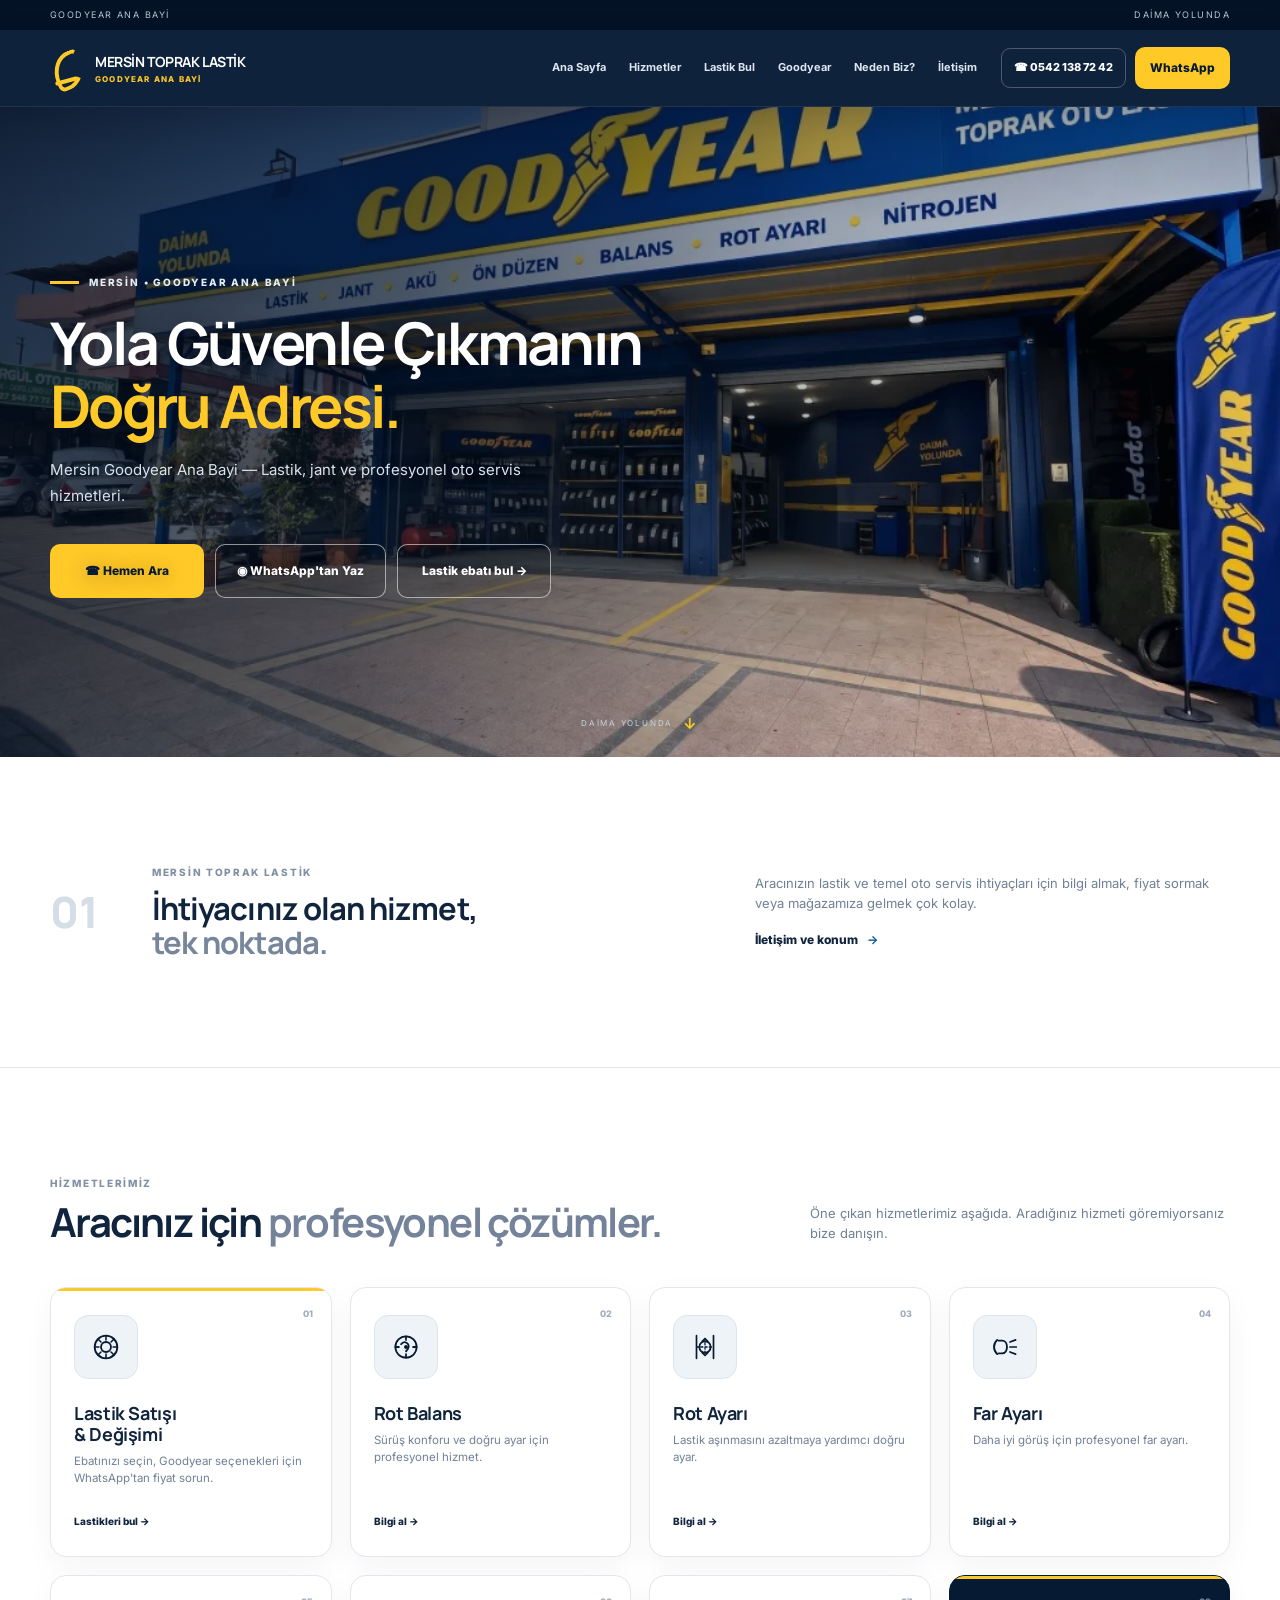
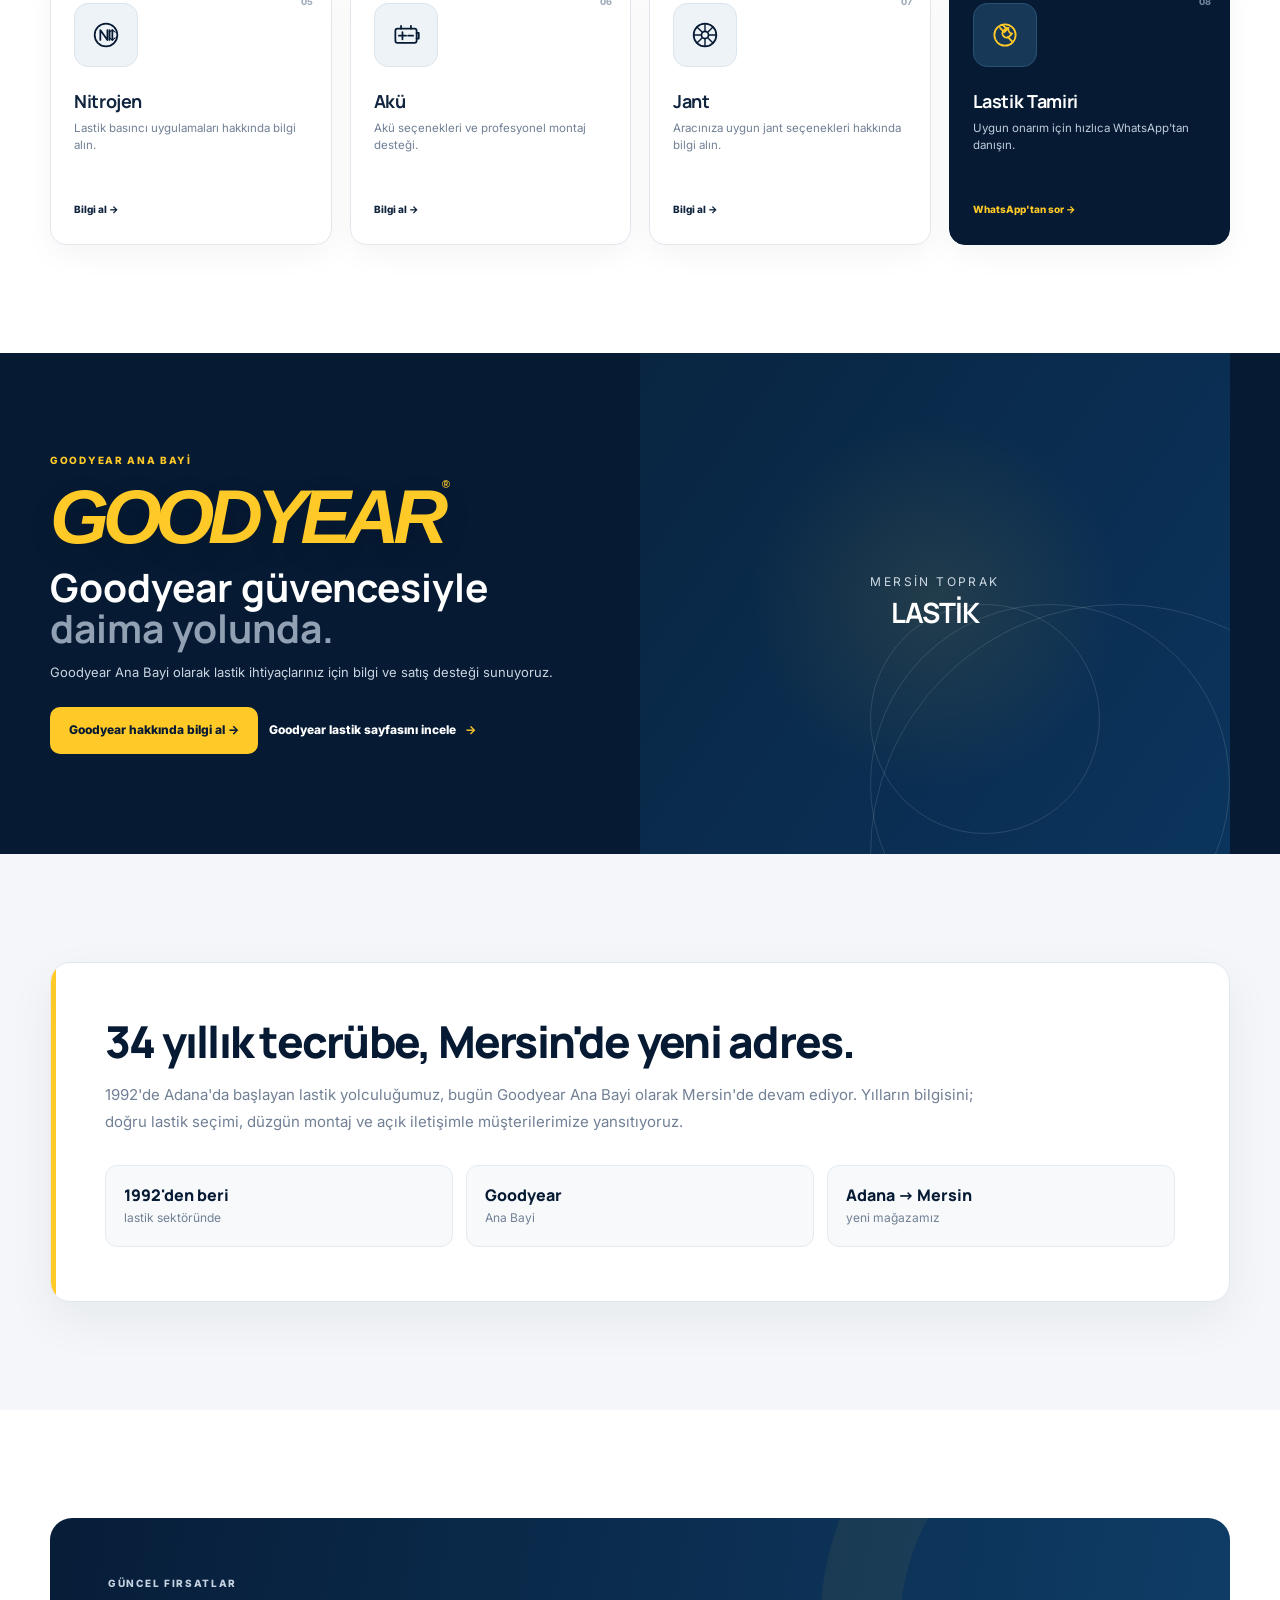
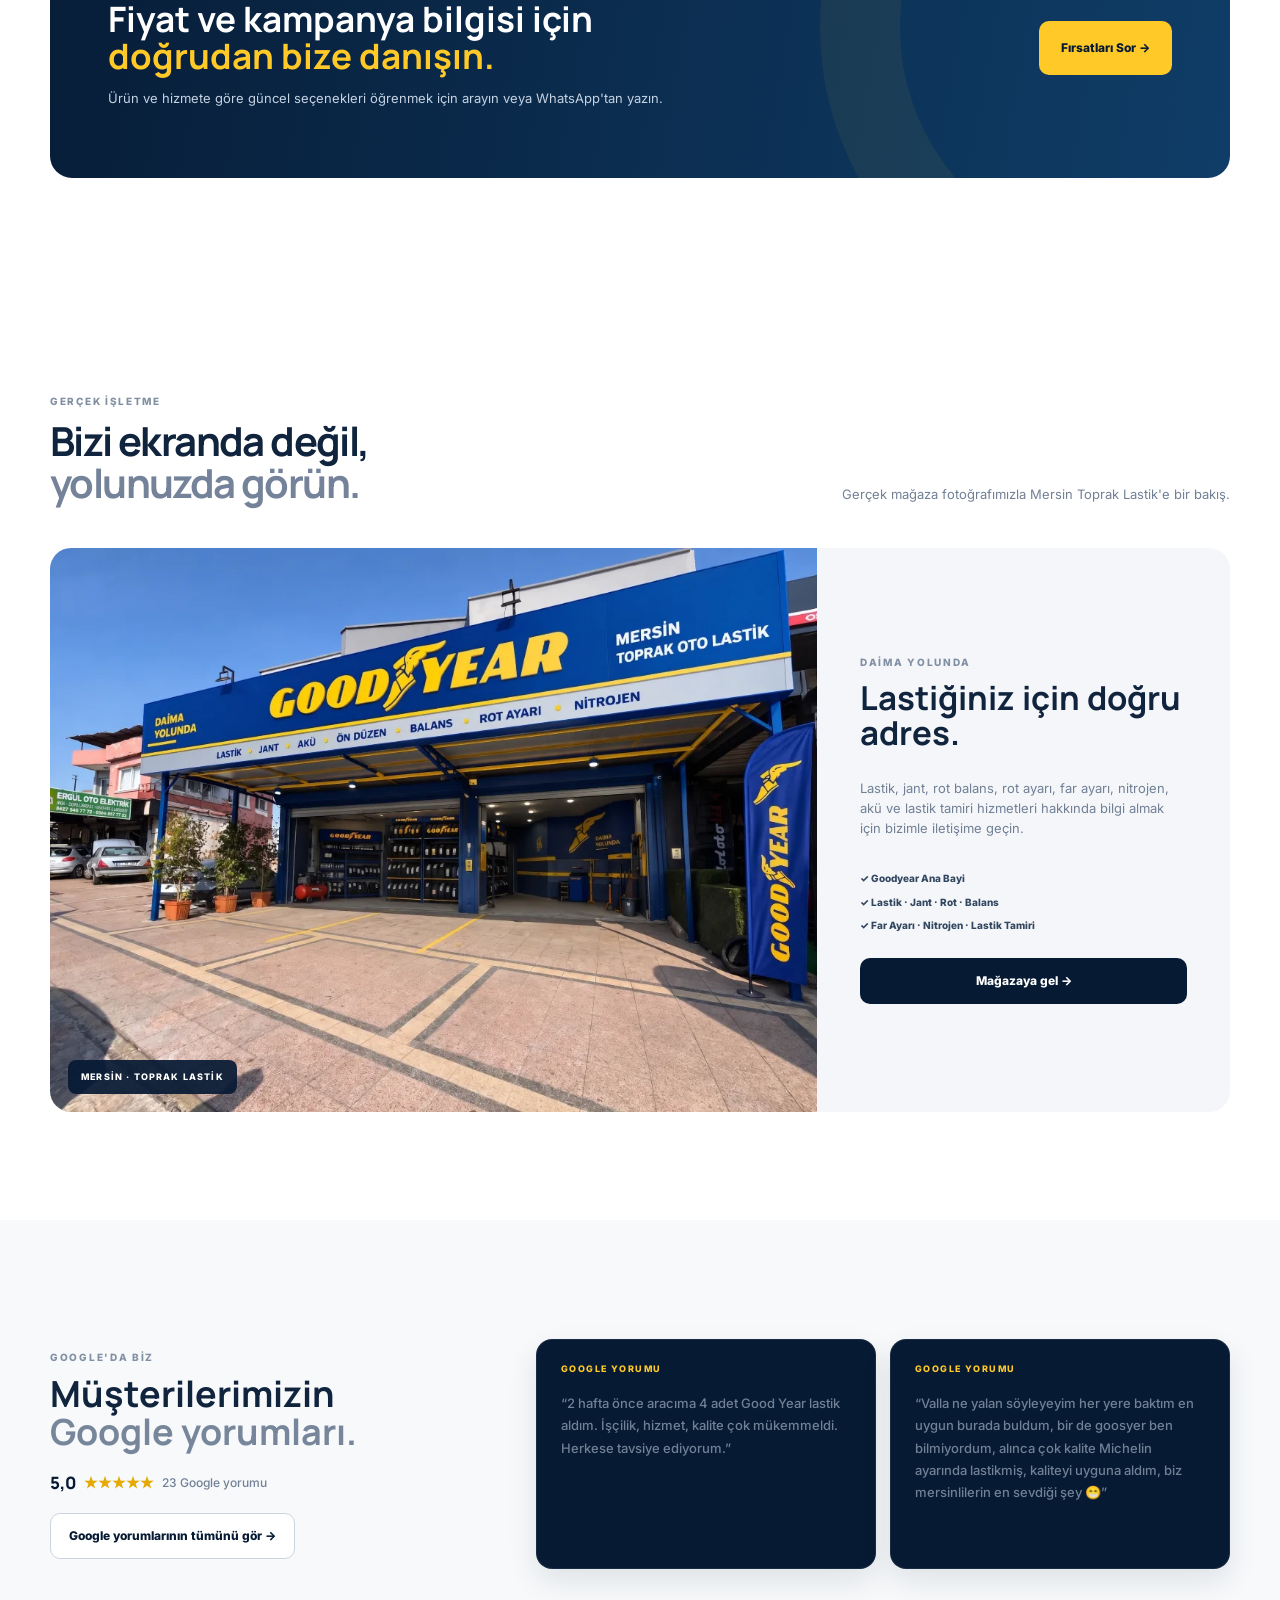
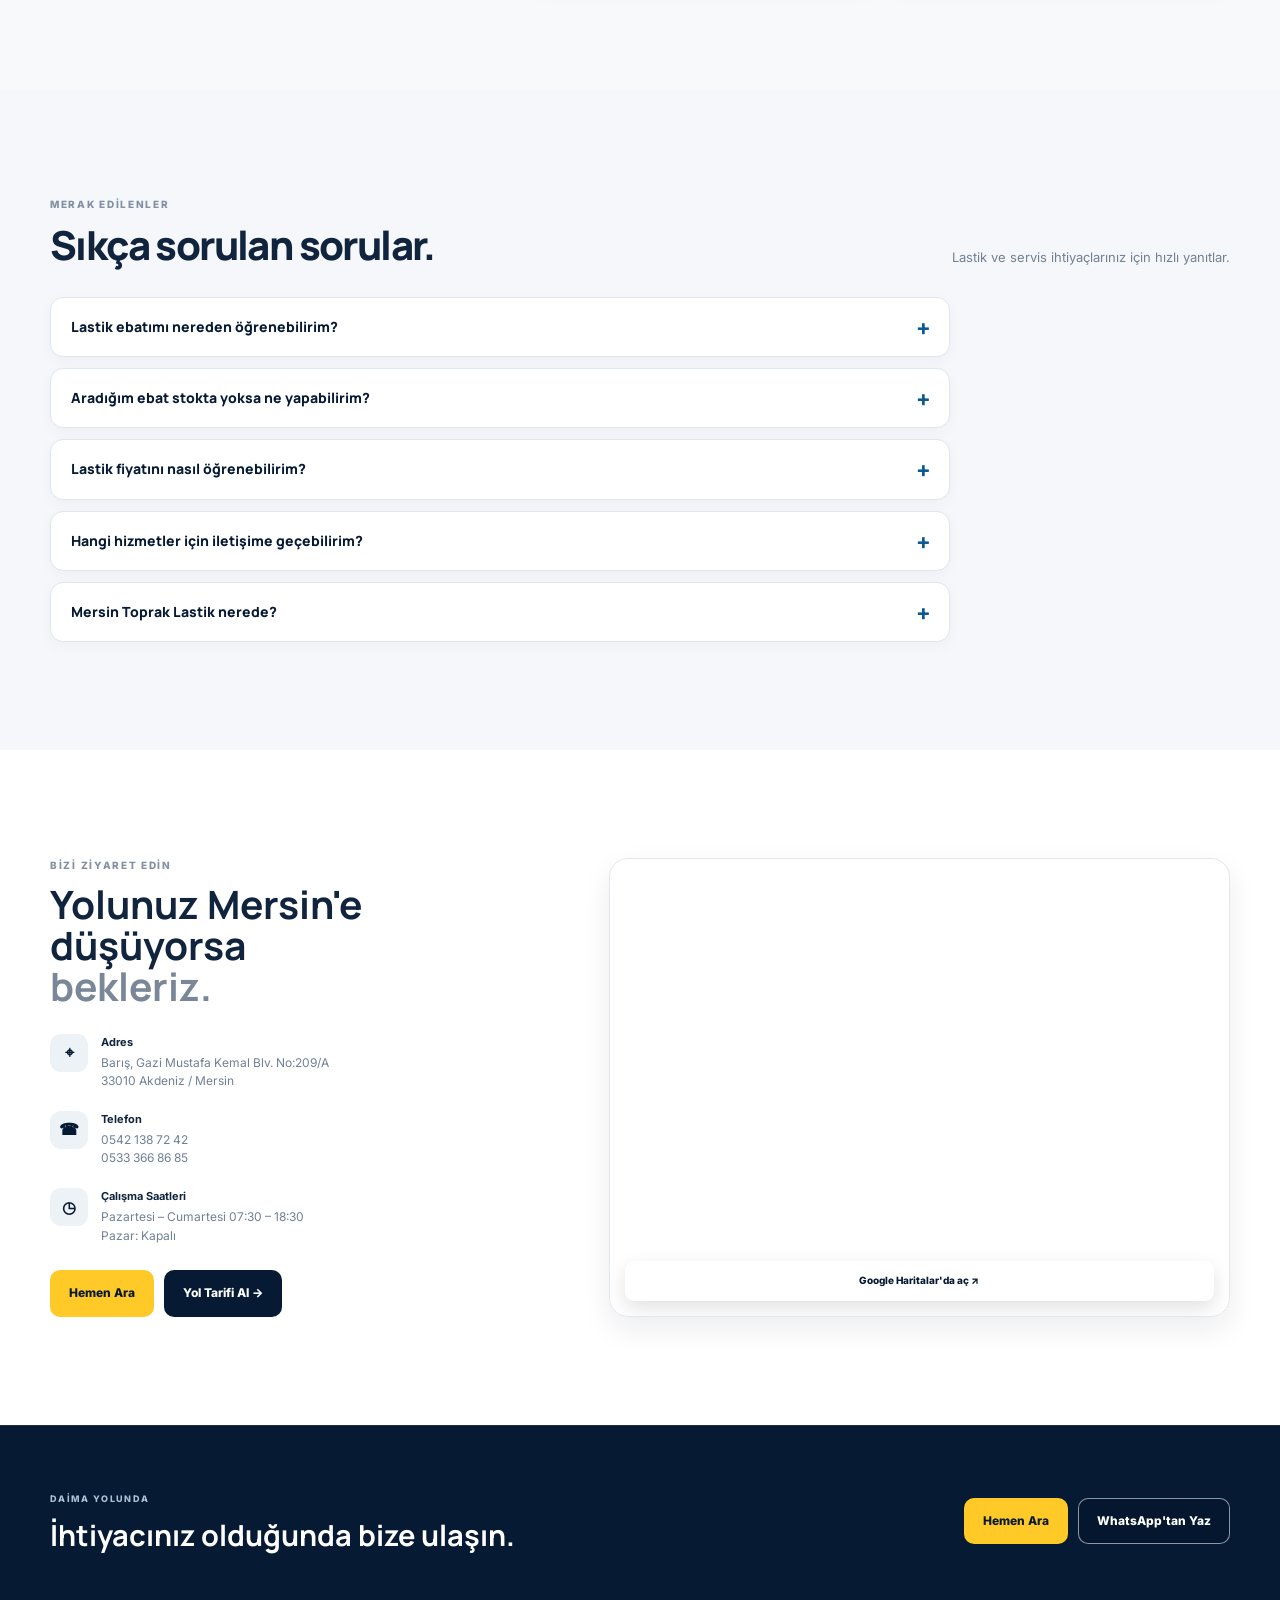
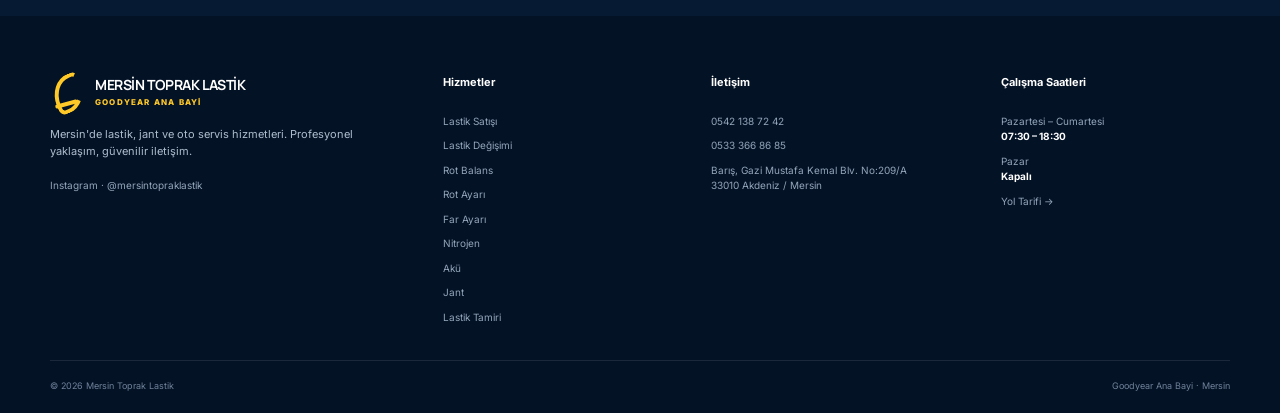
<file: index.html>
<!doctype html><html lang="tr"><head>
<meta charset="utf-8">
<meta name="viewport" content="width=device-width, initial-scale=1">
<meta name="theme-color" content="#061A33">
<meta name="robots" content="index,follow">
<link rel="preconnect" href="https://fonts.googleapis.com">
<link rel="preconnect" href="https://fonts.gstatic.com" crossorigin>
<link href="https://fonts.googleapis.com/css2?family=Inter:wght@400;500;600;700;800&family=Manrope:wght@600;700;800&display=swap" rel="stylesheet">
<link rel="stylesheet" href="/style.css?v=home-reviews-faq-4">
<link rel="preload" as="image" href="/assets/toprak-lastik-cephe.webp" fetchpriority="high">
<link rel="canonical" href="https://www.mersintopraklastik.com.tr/">

<title>Mersin Lastikçi | Lastik, Jant, Rot Balans – Toprak Lastik (Goodyear)</title>
<meta name="description" content="Mersin Toprak Lastik — Goodyear Ana Bayi. Lastik, jant, rot balans, rot ayarı, far ayarı, nitrojen, akü ve lastik tamiri hizmetleri.">
<meta property="og:type" content="website"><meta property="og:title" content="Mersin Lastikçi | Lastik, Jant, Rot Balans – Toprak Lastik (Goodyear)"><meta property="og:description" content="Mersin'de lastik, jant ve oto servis hizmetleri."><meta property="og:url" content="https://www.mersintopraklastik.com.tr/"><meta property="og:image" content="https://www.mersintopraklastik.com.tr/assets/toprak-lastik-cephe.webp"><meta property="og:locale" content="tr_TR">
<script type="application/ld+json">{
  "@context":"https://schema.org","@type":"LocalBusiness","additionalType":"https://schema.org/TireShop",
  "name":"Mersin Toprak Lastik","telephone":["+905421387242","+905333668685"],"url":"https://www.mersintopraklastik.com.tr/","image":"https://www.mersintopraklastik.com.tr/assets/toprak-lastik-cephe.webp",
  "address":{"@type":"PostalAddress","streetAddress":"Barış, Gazi Mustafa Kemal Blv. No:209/A","postalCode":"33010","addressLocality":"Akdeniz","addressRegion":"Mersin","addressCountry":"TR"},
  "areaServed":{"@type":"City","name":"Mersin"},
  "openingHoursSpecification":[
    {"@type":"OpeningHoursSpecification","dayOfWeek":["Monday","Tuesday","Wednesday","Thursday","Friday","Saturday"],"opens":"07:30","closes":"18:30"}
  ],
  "sameAs":["https://www.instagram.com/mersintopraklastik/"]
}</script><script type="application/ld+json">{"@context":"https://schema.org","@type":"FAQPage","mainEntity":[{"@type":"Question","name":"Lastik ebatımı nereden öğrenebilirim?","acceptedAnswer":{"@type":"Answer","text":"Ebat bilgisi lastiğin yanak kısmında 205/55 R16 gibi yazar. Emin değilseniz lastiğin yanak fotoğrafını veya araç marka, model ve yılını WhatsApp’tan paylaşabilirsiniz."}},{"@type":"Question","name":"Aradığım ebat stokta yoksa ne yapabilirim?","acceptedAnswer":{"@type":"Answer","text":"Aradığınız ebatı bize WhatsApp’tan yazın. Stokta değilse temin durumunu kontrol edip size bilgi verelim."}},{"@type":"Question","name":"Lastik fiyatını nasıl öğrenebilirim?","acceptedAnswer":{"@type":"Answer","text":"Ebatı ve ilgilendiğiniz Goodyear desenini telefonla veya WhatsApp’tan iletip güncel fiyatı sorabilirsiniz."}},{"@type":"Question","name":"Hangi hizmetler için iletişime geçebilirim?","acceptedAnswer":{"@type":"Answer","text":"Lastik satışı ve değişimi, jant, rot balans, rot ayarı, far ayarı, nitrojen, akü ve lastik tamiri hakkında bize ulaşabilirsiniz."}},{"@type":"Question","name":"Mersin Toprak Lastik nerede?","acceptedAnswer":{"@type":"Answer","text":"Barış, Gazi Mustafa Kemal Blv. No:209/A, 33010 Akdeniz / Mersin adresindeyiz."}}]}</script></head><body>
<div class="topline"><div class="container topline-inner"><span>GOODYEAR ANA BAYİ</span><span>DAİMA YOLUNDA</span></div></div>
<header class="header" id="header">
  <div class="container nav-wrap">
    <a class="brand" href="/" aria-label="Mersin Toprak Lastik ana sayfa">
      <span class="brand-badge"><span></span><i></i></span>
      <span class="brand-copy"><b>MERSİN TOPRAK LASTİK</b><small>GOODYEAR ANA BAYİ</small></span>
    </a>
    <button class="menu-btn" type="button" aria-controls="mainNav" aria-expanded="false" aria-label="Menüyü aç/kapat">☰</button>
    <nav class="nav" id="mainNav" aria-label="Ana menü">
      <a href="/#anasayfa">Ana Sayfa</a>
      <a href="/#hizmetler">Hizmetler</a>
      <a href="/lastik-bul/">Lastik Bul</a>
      <a href="/#markalar">Goodyear</a>
      <a href="/#neden-biz">Neden Biz?</a>
      <a href="/#iletisim">İletişim</a>
    </nav>
    <div class="nav-ctas"><a class="phone-mini track-cta" data-cta="phone" href="tel:+905421387242">☎ 0542 138 72 42</a><a class="btn btn-yellow btn-sm track-cta" data-cta="whatsapp" href="https://wa.me/905421387242" target="_blank" rel="noopener">WhatsApp</a></div>
  </div>
</header>

<svg class="icon-sprite" aria-hidden="true" focusable="false"><defs>
<symbol id="icon-tire" viewBox="0 0 48 48"><circle cx="24" cy="24" r="16" fill="none" stroke="currentColor" stroke-width="2.6"/><circle cx="24" cy="24" r="7" fill="none" stroke="currentColor" stroke-width="2.6"/><path d="M24 8v6M24 34v6M8 24h6M34 24h6M12.7 12.7l4.2 4.2M31.1 31.1l4.2 4.2M35.3 12.7l-4.2 4.2M16.9 31.1l-4.2 4.2" fill="none" stroke="currentColor" stroke-width="2.2" stroke-linecap="round"/></symbol>
<symbol id="icon-balance" viewBox="0 0 48 48"><circle cx="24" cy="24" r="15" fill="none" stroke="currentColor" stroke-width="2.5"/><path d="M24 9v5M24 34v5M9 24h5M34 24h5" fill="none" stroke="currentColor" stroke-width="2.5" stroke-linecap="round"/><path d="M17 20c2.5-4 7.5-4 10 0s-1 8-3 10" fill="none" stroke="currentColor" stroke-width="2.5" stroke-linecap="round"/><circle cx="24" cy="24" r="2.3" fill="currentColor"/></symbol>
<symbol id="icon-alignment" viewBox="0 0 48 48"><path d="M12 8v32M36 8v32" fill="none" stroke="currentColor" stroke-width="2.4" stroke-linecap="round"/><circle cx="24" cy="24" r="8" fill="none" stroke="currentColor" stroke-width="2.5"/><path d="M24 12v24M12 24h24" fill="none" stroke="currentColor" stroke-width="1.8" stroke-dasharray="3 3"/><path d="M20 16l4-4 4 4M20 32l4 4 4-4" fill="none" stroke="currentColor" stroke-width="2.3" stroke-linecap="round" stroke-linejoin="round"/></symbol>
<symbol id="icon-headlight" viewBox="0 0 48 48"><path d="M13 14c-3 2.8-4.5 6.3-4.5 10s1.5 7.2 4.5 10" fill="none" stroke="currentColor" stroke-width="2.7" stroke-linecap="round"/><path d="M15 15h5c3.8 0 6.8 3.8 6.8 9s-3 9-6.8 9h-5" fill="none" stroke="currentColor" stroke-width="2.7" stroke-linejoin="round"/><path d="M31 17l8-3M31 24h9M31 31l8 3" fill="none" stroke="currentColor" stroke-width="2.4" stroke-linecap="round"/></symbol>
<symbol id="icon-nitrogen" viewBox="0 0 48 48"><circle cx="24" cy="24" r="16" fill="none" stroke="currentColor" stroke-width="2.5"/><path d="M16 31V17l10 14V17M29 17v14" fill="none" stroke="currentColor" stroke-width="2.5" stroke-linecap="round" stroke-linejoin="round"/><path d="M33 17v14" fill="none" stroke="currentColor" stroke-width="2.5" stroke-linecap="round"/><path d="M29 20l4-3 4 3M29 28l4 3 4-3" fill="none" stroke="currentColor" stroke-width="1.6"/></symbol>
<symbol id="icon-battery" viewBox="0 0 48 48"><rect x="9" y="15" width="30" height="20" rx="3" fill="none" stroke="currentColor" stroke-width="2.5"/><path d="M17 11v4M31 11v4M39 21h3v8h-3M19 20v10M14 25h10" fill="none" stroke="currentColor" stroke-width="2.5" stroke-linecap="round"/><path d="M27 25h7" fill="none" stroke="currentColor" stroke-width="2.5" stroke-linecap="round"/></symbol>
<symbol id="icon-wheel" viewBox="0 0 48 48"><circle cx="24" cy="24" r="16" fill="none" stroke="currentColor" stroke-width="2.5"/><circle cx="24" cy="24" r="5" fill="none" stroke="currentColor" stroke-width="2.4"/><path d="M24 8v11M24 29v11M8 24h11M29 24h11M12.7 12.7l7.8 7.8M27.5 27.5l7.8 7.8M35.3 12.7l-7.8 7.8M20.5 27.5l-7.8 7.8" fill="none" stroke="currentColor" stroke-width="2" stroke-linecap="round"/></symbol>
<symbol id="icon-repair" viewBox="0 0 48 48"><circle cx="24" cy="24" r="15" fill="none" stroke="currentColor" stroke-width="2.5"/><path d="M17 14l6 6 4-4-6-6M28 27l6 6" fill="none" stroke="currentColor" stroke-width="2.6" stroke-linecap="round" stroke-linejoin="round"/><path d="M29 14a6 6 0 0 0 5 8l-5 5a6 6 0 0 1-8-8l5-5a6 6 0 0 0 3 0z" fill="none" stroke="currentColor" stroke-width="2.4" stroke-linejoin="round"/></symbol>
</defs></svg>

<main>
<section class="hero" id="anasayfa"><div class="hero-bg"></div><div class="hero-shade"></div><div class="container hero-inner"><div class="hero-copy reveal">
  <div class="eyebrow"><i></i> MERSİN • GOODYEAR ANA BAYİ</div>
  <h1>Yola Güvenle Çıkmanın<br><span>Doğru Adresi.</span></h1>
  <p>Mersin Goodyear Ana Bayi — Lastik, jant ve profesyonel oto servis hizmetleri.</p>
  <div class="hero-actions"><a class="btn btn-yellow btn-xl track-cta" data-cta="phone" href="tel:+905421387242">☎ Hemen Ara</a><a class="btn btn-ghost btn-xl track-cta" data-cta="whatsapp" href="https://wa.me/905421387242" target="_blank" rel="noopener">◉ WhatsApp'tan Yaz</a><a class="btn btn-ghost btn-xl" href="/lastik-bul/">Lastik ebatı bul →</a></div>
</div></div><div class="hero-note"><span>DAİMA YOLUNDA</span><b>↓</b></div></section>

<section class="intro section"><div class="container intro-grid"><div class="intro-number">01</div><div><span class="kicker">MERSİN TOPRAK LASTİK</span><h2>İhtiyacınız olan hizmet,<br><span>tek noktada.</span></h2></div><div><p>Aracınızın lastik ve temel oto servis ihtiyaçları için bilgi almak, fiyat sormak veya mağazamıza gelmek çok kolay.</p><a class="text-link" href="#iletisim">İletişim ve konum <b>→</b></a></div></div></section>

<section class="services section" id="hizmetler"><div class="container"><div class="section-top"><div><span class="kicker">HİZMETLERİMİZ</span><h2>Aracınız için <span>profesyonel çözümler.</span></h2></div><p>Öne çıkan hizmetlerimiz aşağıda. Aradığınız hizmeti göremiyorsanız bize danışın.</p></div>
<div class="service-grid">
<a class="service-card service-main reveal" href="/lastik-bul/"><span class="card-no">01</span><div class="service-icon"><svg class="service-icon-svg"><use href="#icon-tire"></use></svg></div><h3>Lastik Satışı<br>& Değişimi</h3><p>Ebatınızı seçin, Goodyear seçenekleri için WhatsApp'tan fiyat sorun.</p><span class="card-link">Lastikleri bul →</span></a>
<a class="service-card reveal" href="/rot-balans/"><span class="card-no">02</span><div class="service-icon"><svg class="service-icon-svg"><use href="#icon-balance"></use></svg></div><h3>Rot Balans</h3><p>Sürüş konforu ve doğru ayar için profesyonel hizmet.</p><span class="card-link">Bilgi al →</span></a>
<a class="service-card reveal" href="/rot-ayari/"><span class="card-no">03</span><div class="service-icon"><svg class="service-icon-svg"><use href="#icon-alignment"></use></svg></div><h3>Rot Ayarı</h3><p>Lastik aşınmasını azaltmaya yardımcı doğru ayar.</p><span class="card-link">Bilgi al →</span></a>
<a class="service-card reveal" href="/far-ayari/"><span class="card-no">04</span><div class="service-icon"><svg class="service-icon-svg"><use href="#icon-headlight"></use></svg></div><h3>Far Ayarı</h3><p>Daha iyi görüş için profesyonel far ayarı.</p><span class="card-link">Bilgi al →</span></a>
<a class="service-card reveal" href="/nitrojen/"><span class="card-no">05</span><div class="service-icon"><svg class="service-icon-svg"><use href="#icon-nitrogen"></use></svg></div><h3>Nitrojen</h3><p>Lastik basıncı uygulamaları hakkında bilgi alın.</p><span class="card-link">Bilgi al →</span></a>
<a class="service-card reveal" href="/aku/"><span class="card-no">06</span><div class="service-icon"><svg class="service-icon-svg"><use href="#icon-battery"></use></svg></div><h3>Akü</h3><p>Akü seçenekleri ve profesyonel montaj desteği.</p><span class="card-link">Bilgi al →</span></a>
<a class="service-card reveal" href="/jant/"><span class="card-no">07</span><div class="service-icon"><svg class="service-icon-svg"><use href="#icon-wheel"></use></svg></div><h3>Jant</h3><p>Aracınıza uygun jant seçenekleri hakkında bilgi alın.</p><span class="card-link">Bilgi al →</span></a>
<a class="service-card dark reveal" href="/lastik-tamiri/"><span class="card-no">08</span><div class="service-icon"><svg class="service-icon-svg"><use href="#icon-repair"></use></svg></div><h3>Lastik Tamiri</h3><p>Uygun onarım için hızlıca WhatsApp'tan danışın.</p><span class="card-link">WhatsApp'tan sor →</span></a>
</div></div></section>

<section class="brand-showcase" id="markalar"><div class="container brand-grid"><div class="brand-left"><span class="kicker brand-kicker">GOODYEAR ANA BAYİ</span><div class="gy-logo">GOODYEAR<span>®</span></div><h2>Goodyear güvencesiyle<br><span>daima yolunda.</span></h2><p>Goodyear Ana Bayi olarak lastik ihtiyaçlarınız için bilgi ve satış desteği sunuyoruz.</p><div class="hero-actions"><a class="btn btn-yellow track-cta" data-cta="whatsapp" href="https://wa.me/905421387242" target="_blank" rel="noopener">Goodyear hakkında bilgi al →</a><a class="text-link" href="/goodyear-lastik/">Goodyear lastik sayfasını incele <b>→</b></a></div></div><div class="brand-art"><div class="rings"><span></span><span></span><span></span></div><div class="brand-tag">MERSİN TOPRAK<br><b>LASTİK</b></div></div></div></section>

<section class="why section" id="neden-biz"><div class="container"><div class="experience-panel reveal"><h2><span data-years-since="1992" data-fallback="34">34</span> yıllık tecrübe, Mersin'de yeni adres.</h2><p>1992'de Adana'da başlayan lastik yolculuğumuz, bugün Goodyear Ana Bayi olarak Mersin'de devam ediyor. Yılların bilgisini; doğru lastik seçimi, düzgün montaj ve açık iletişimle müşterilerimize yansıtıyoruz.</p><div class="experience-facts"><div class="experience-fact"><strong>1992'den beri</strong><span>lastik sektöründe</span></div><div class="experience-fact"><strong>Goodyear</strong><span>Ana Bayi</span></div><div class="experience-fact"><strong>Adana → Mersin</strong><span>yeni mağazamız</span></div></div></div></div></section>

<section class="campaigns section"><div class="container campaign-card"><div><span class="kicker light">GÜNCEL FIRSATLAR</span><h2>Fiyat ve kampanya bilgisi için<br><span>doğrudan bize danışın.</span></h2><p>Ürün ve hizmete göre güncel seçenekleri öğrenmek için arayın veya WhatsApp'tan yazın.</p></div><a class="btn btn-yellow btn-xl track-cta" data-cta="whatsapp" href="https://wa.me/905421387242" target="_blank" rel="noopener">Fırsatları Sor →</a></div></section>

<section class="story section"><div class="container"><div class="section-top"><div><span class="kicker">GERÇEK İŞLETME</span><h2>Bizi ekranda değil,<br><span>yolunuzda görün.</span></h2></div><p>Gerçek mağaza fotoğrafımızla Mersin Toprak Lastik'e bir bakış.</p></div><div class="story-grid"><div class="story-photo"><img src="/assets/toprak-lastik-cephe.webp" alt="Mersin Toprak Lastik mağaza dış cephesi" loading="lazy"><span class="photo-label">MERSİN · TOPRAK LASTİK</span></div><div class="story-copy"><span class="kicker">DAİMA YOLUNDA</span><h3>Lastiğiniz için doğru adres.</h3><p>Lastik, jant, rot balans, rot ayarı, far ayarı, nitrojen, akü ve lastik tamiri hizmetleri hakkında bilgi almak için bizimle iletişime geçin.</p><div class="detail-list"><span>✓ Goodyear Ana Bayi</span><span>✓ Lastik · Jant · Rot · Balans</span><span>✓ Far Ayarı · Nitrojen · Lastik Tamiri</span></div><a class="btn btn-navy" href="#iletisim">Mağazaya gel →</a></div></div></div></section>

<section class="reviews section" id="yorumlar"><div class="container review-layout"><div class="review-intro"><span class="kicker">GOOGLE'DA BİZ</span><h2>Müşterilerimizin<br><span>Google yorumları.</span></h2><p class="review-rating">5,0 <span aria-hidden="true">★★★★★</span> <small>23 Google yorumu</small></p><a class="btn btn-outline-navy track-cta" data-cta="reviews" href="https://www.google.com/maps/place/Mersin+Toprak+Lastik-Goodyear+Yetkili+Bayii/@36.8005869,34.61231,559m/data=!3m2!1e3!4b1!4m6!3m5!1s0x1527f30176b6448f:0xa82f6b3eb2f2e875!8m2!3d36.8005826!4d34.6148849!16s%2Fg%2F11xtbkv9j8!5m1!1e1?entry=ttu&g_ep=EgoyMDI2MDkxNi4wIKXMDSoASAFQAw%3D%3D" target="_blank" rel="noopener">Google yorumlarının tümünü gör →</a></div><div class="review-visual review-visual-real"><blockquote class="review-quote"><span class="review-google-label">GOOGLE YORUMU</span><p>“2 hafta önce aracıma 4 adet Good Year lastik aldım. İşçilik, hizmet, kalite çok mükemmeldi. Herkese tavsiye ediyorum.”</p></blockquote><blockquote class="review-quote"><span class="review-google-label">GOOGLE YORUMU</span><p>“Valla ne yalan söyleyeyim her yere baktım en uygun burada buldum, bir de goosyer ben bilmiyordum, alınca çok kalite Michelin ayarında lastikmiş, kaliteyi uyguna aldım, biz mersinlilerin en sevdiği şey 😁”</p></blockquote></div></div></section>

<section class="home-faq section" id="sss"><div class="container"><div class="section-top"><div><span class="kicker">MERAK EDİLENLER</span><h2>Sıkça sorulan sorular.</h2></div><p>Lastik ve servis ihtiyaçlarınız için hızlı yanıtlar.</p></div><div class="faq-list"><details class="faq-item"><summary>Lastik ebatımı nereden öğrenebilirim?</summary><p>Ebat bilgisi lastiğin yanak kısmında 205/55 R16 gibi yazar. Emin değilseniz lastiğin yanak fotoğrafını veya araç marka, model ve yılını WhatsApp’tan paylaşabilirsiniz.</p></details><details class="faq-item"><summary>Aradığım ebat stokta yoksa ne yapabilirim?</summary><p>Aradığınız ebatı bize WhatsApp’tan yazın. Stokta değilse temin durumunu kontrol edip size bilgi verelim.</p></details><details class="faq-item"><summary>Lastik fiyatını nasıl öğrenebilirim?</summary><p>Ebatı ve ilgilendiğiniz Goodyear desenini telefonla veya WhatsApp’tan iletip güncel fiyatı sorabilirsiniz.</p></details><details class="faq-item"><summary>Hangi hizmetler için iletişime geçebilirim?</summary><p>Lastik satışı ve değişimi, jant, rot balans, rot ayarı, far ayarı, nitrojen, akü ve lastik tamiri hakkında bize ulaşabilirsiniz.</p></details><details class="faq-item"><summary>Mersin Toprak Lastik nerede?</summary><p>Barış, Gazi Mustafa Kemal Blv. No:209/A, 33010 Akdeniz / Mersin adresindeyiz.</p></details></div></div></section>

<section class="contact section" id="iletisim"><div class="container contact-wrap"><div class="contact-copy"><span class="kicker">BİZİ ZİYARET EDİN</span><h2>Yolunuz Mersin'e düşüyorsa<br><span>bekleriz.</span></h2><div class="contact-stack"><div><b>⌖</b><span><strong>Adres</strong>Barış, Gazi Mustafa Kemal Blv. No:209/A<br>33010 Akdeniz / Mersin</span></div><div><b>☎</b><span><strong>Telefon</strong><a href="tel:+905421387242">0542 138 72 42</a><a href="tel:+905333668685">0533 366 86 85</a></span></div><div><b>◷</b><span><strong>Çalışma Saatleri</strong>Pazartesi – Cumartesi 07:30 – 18:30<br>Pazar: Kapalı</span></div></div><div class="contact-actions"><a class="btn btn-yellow track-cta" data-cta="phone" href="tel:+905421387242">Hemen Ara</a><a class="btn btn-navy track-cta" data-cta="directions" href="https://www.google.com/maps/place/Mersin+Toprak+Lastik-Goodyear+Yetkili+Bayii/@36.8005869,34.61231,559m/data=!3m2!1e3!4b1!4m6!3m5!1s0x1527f30176b6448f:0xa82f6b3eb2f2e875!8m2!3d36.8005826!4d34.6148849!16s%2Fg%2F11xtbkv9j8!5m1!1e1?entry=ttu&g_ep=EgoyMDI2MDkxNi4wIKXMDSoASAFQAw%3D%3D" target="_blank" rel="noopener">Yol Tarifi Al →</a></div></div><div class="map-frame"><iframe title="Mersin Toprak Lastik konum haritası" src="https://www.google.com/maps?q=Bar%C4%B1%C5%9F%2C%20Gazi%20Mustafa%20Kemal%20Blv.%20No%3A209%2FA%2C%20Akdeniz%2FMersin&output=embed" loading="lazy" referrerpolicy="no-referrer-when-downgrade"></iframe><a class="map-link" href="https://www.google.com/maps/place/Mersin+Toprak+Lastik-Goodyear+Yetkili+Bayii/@36.8005869,34.61231,559m/data=!3m2!1e3!4b1!4m6!3m5!1s0x1527f30176b6448f:0xa82f6b3eb2f2e875!8m2!3d36.8005826!4d34.6148849!16s%2Fg%2F11xtbkv9j8!5m1!1e1?entry=ttu&g_ep=EgoyMDI2MDkxNi4wIKXMDSoASAFQAw%3D%3D" target="_blank" rel="noopener">Google Haritalar'da aç ↗</a></div></div></section>
</main>
<section class="quick-cta"><div class="container quick-cta-inner"><div><span>DAİMA YOLUNDA</span><h2>İhtiyacınız olduğunda bize ulaşın.</h2></div><div class="quick-cta-actions"><a class="btn btn-yellow track-cta" data-cta="phone" href="tel:+905421387242">Hemen Ara</a><a class="btn btn-ghost track-cta" data-cta="whatsapp" href="https://wa.me/905421387242" target="_blank" rel="noopener">WhatsApp'tan Yaz</a></div></div></section>
<footer class="footer"><div class="container footer-grid">
  <div class="footer-main"><a class="brand" href="/"><span class="brand-badge"><span></span><i></i></span><span class="brand-copy"><b>MERSİN TOPRAK LASTİK</b><small>GOODYEAR ANA BAYİ</small></span></a><p>Mersin'de lastik, jant ve oto servis hizmetleri. Profesyonel yaklaşım, güvenilir iletişim.</p><a class="ig" href="https://www.instagram.com/mersintopraklastik/" target="_blank" rel="noopener">Instagram · @mersintopraklastik</a></div>
  <div><h4>Hizmetler</h4><a href="/lastikci/">Lastik Satışı</a><a href="/lastik-degisimi/">Lastik Değişimi</a><a href="/rot-balans/">Rot Balans</a><a href="/rot-ayari/">Rot Ayarı</a><a href="/far-ayari/">Far Ayarı</a><a href="/nitrojen/">Nitrojen</a><a href="/aku/">Akü</a><a href="/jant/">Jant</a><a href="/lastik-tamiri/">Lastik Tamiri</a></div>
  <div><h4>İletişim</h4><a href="tel:+905421387242">0542 138 72 42</a><a href="tel:+905333668685">0533 366 86 85</a><span>Barış, Gazi Mustafa Kemal Blv. No:209/A<br>33010 Akdeniz / Mersin</span></div>
  <div><h4>Çalışma Saatleri</h4><span>Pazartesi – Cumartesi<br><b>07:30 – 18:30</b></span><span>Pazar<br><b>Kapalı</b></span><a href="/iletisim/">Yol Tarifi →</a></div>
</div><div class="container footer-bottom"><span>© 2026 Mersin Toprak Lastik</span><span>Goodyear Ana Bayi · Mersin</span></div></footer>
<div class="mobile-bar"><a class="track-cta" data-cta="phone" href="tel:+905421387242"><b>☎</b>Ara</a><a class="track-cta" data-cta="whatsapp" href="https://wa.me/905421387242" target="_blank" rel="noopener"><b>◉</b>WhatsApp</a><a class="track-cta" data-cta="directions" href="https://www.google.com/maps/place/Mersin+Toprak+Lastik-Goodyear+Yetkili+Bayii/@36.8005869,34.61231,559m/data=!3m2!1e3!4b1!4m6!3m5!1s0x1527f30176b6448f:0xa82f6b3eb2f2e875!8m2!3d36.8005826!4d34.6148849!16s%2Fg%2F11xtbkv9j8!5m1!1e1?entry=ttu&g_ep=EgoyMDI2MDkxNi4wIKXMDSoASAFQAw%3D%3D" target="_blank" rel="noopener"><b>⌖</b>Yol Tarifi</a></div>
<script src="/script.js" defer></script>
</body></html>
</file>
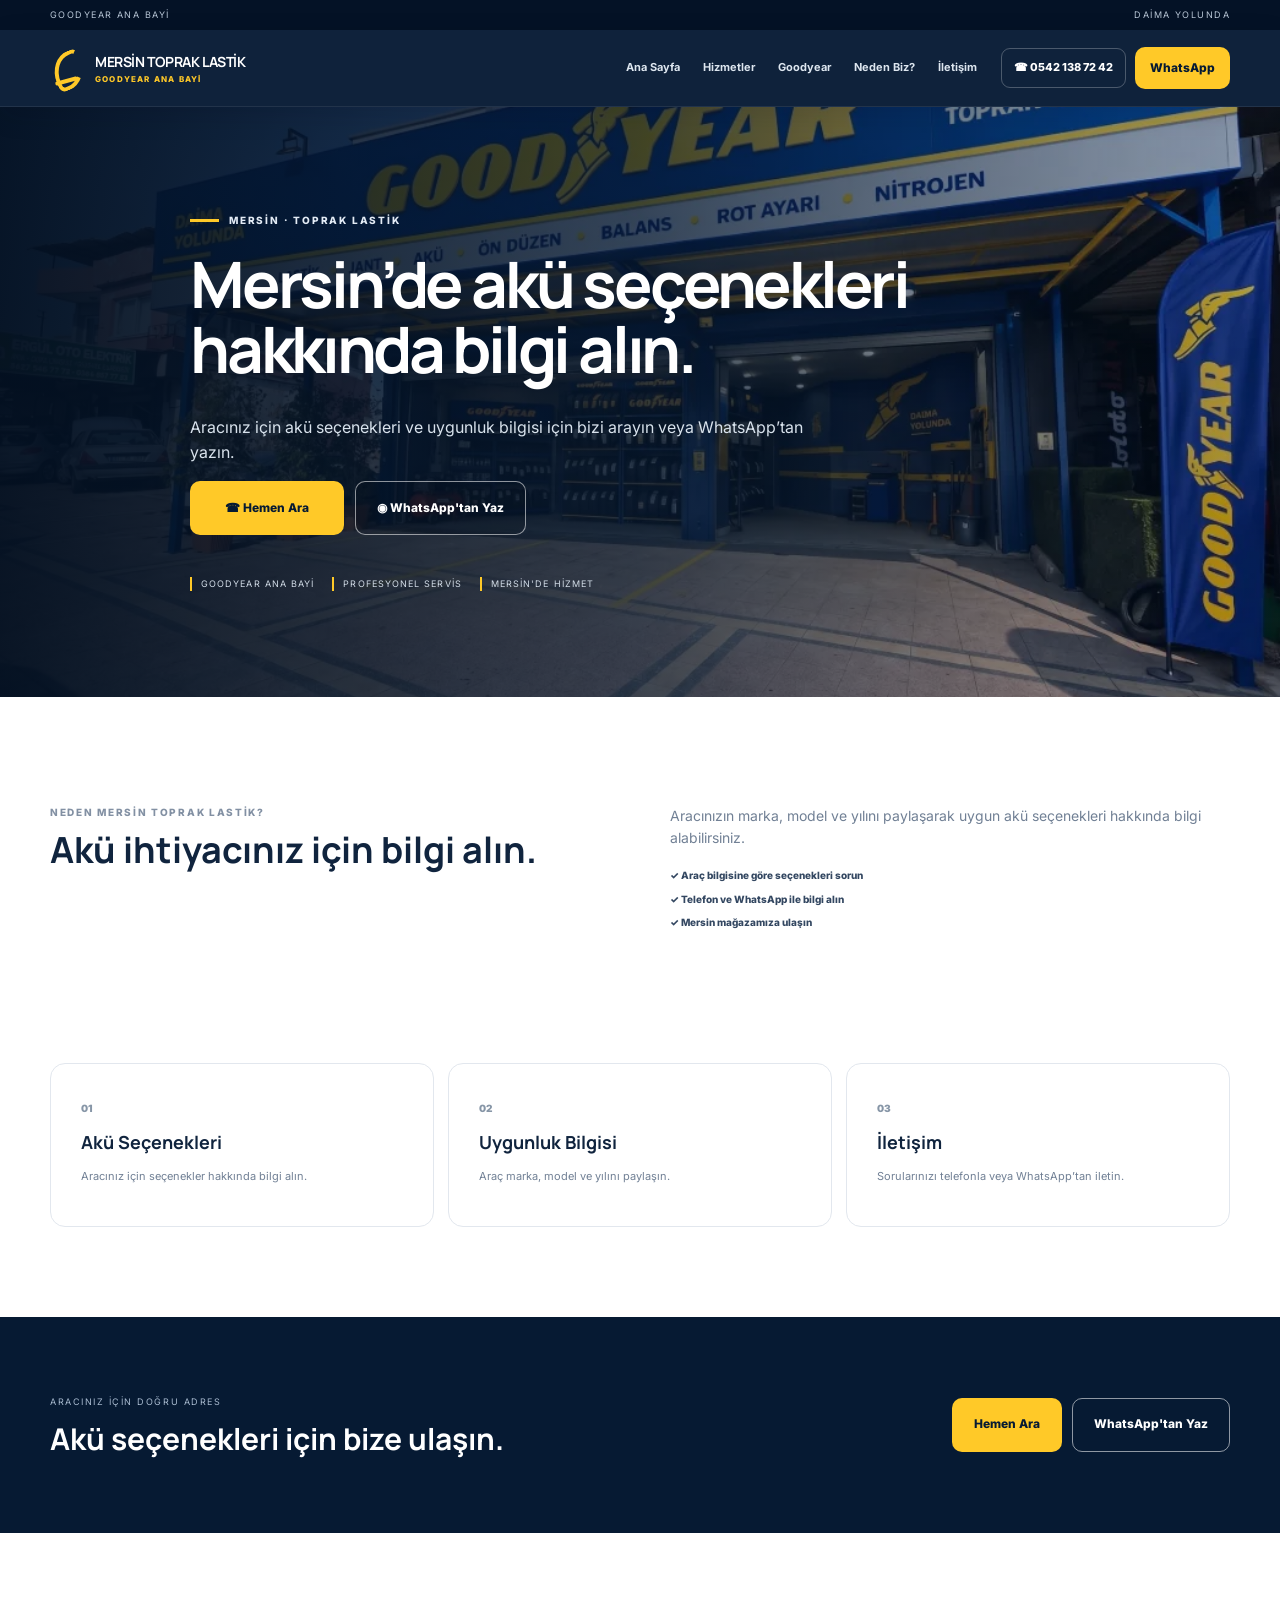
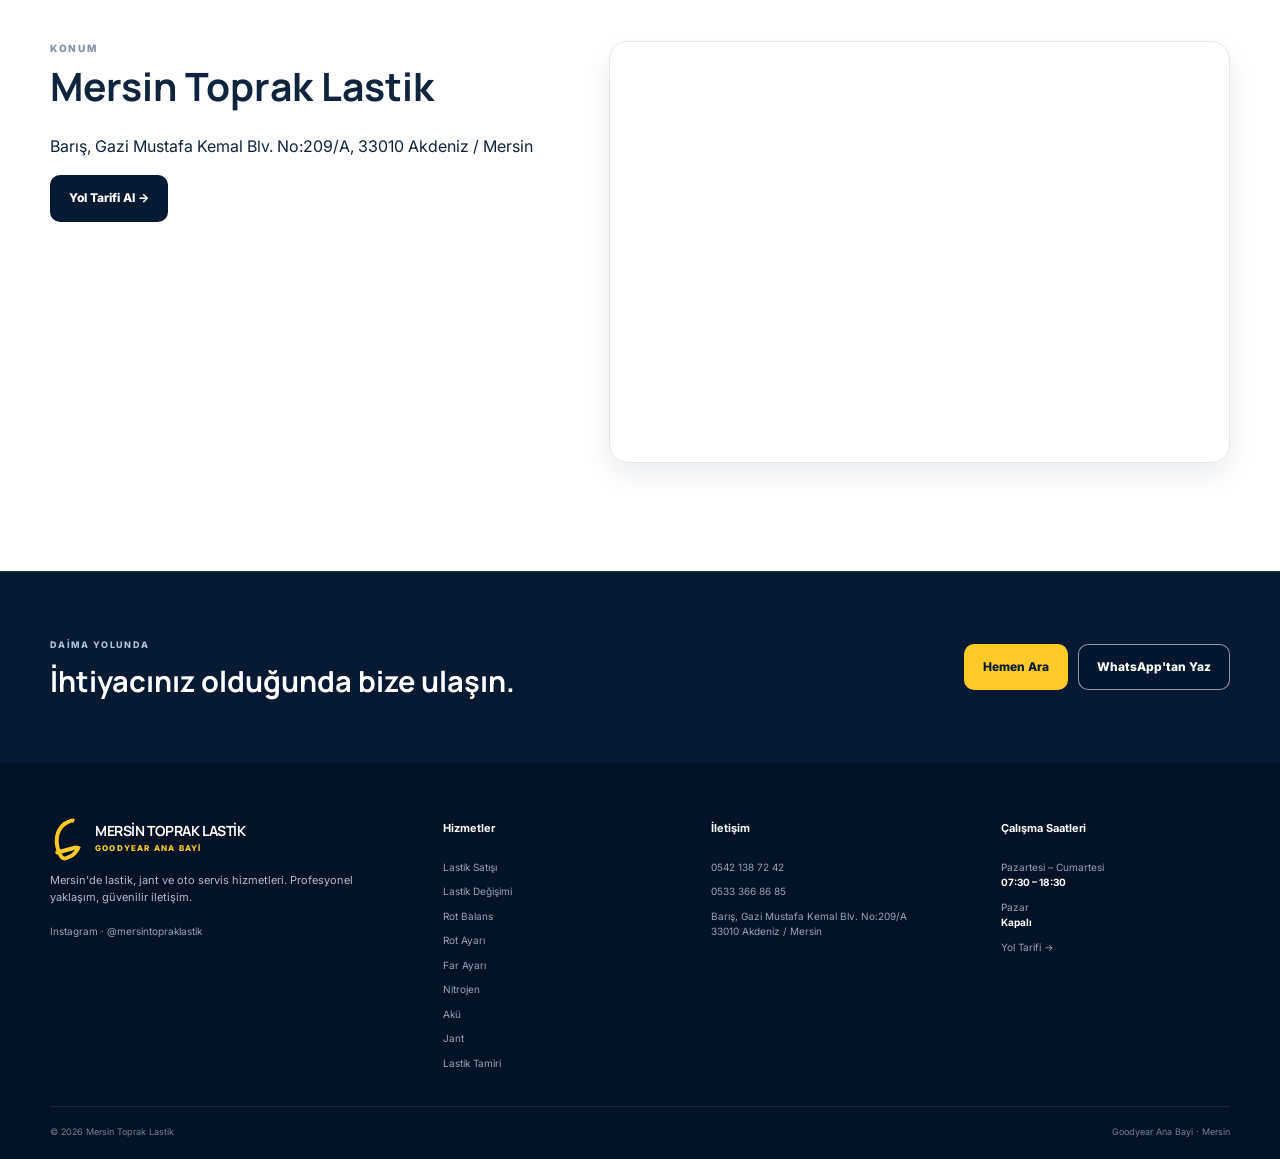
<file: aku/index.html>
<!doctype html><html lang="tr"><head>
<meta charset="utf-8">
<meta name="viewport" content="width=device-width, initial-scale=1">
<meta name="theme-color" content="#061A33">
<meta name="robots" content="index,follow">
<link rel="preconnect" href="https://fonts.googleapis.com">
<link rel="preconnect" href="https://fonts.gstatic.com" crossorigin>
<link href="https://fonts.googleapis.com/css2?family=Inter:wght@400;500;600;700;800&family=Manrope:wght@600;700;800&display=swap" rel="stylesheet">
<link rel="stylesheet" href="/style.css">
<link rel="preload" as="image" href="/assets/toprak-lastik-cephe.webp" fetchpriority="high">
<link rel="canonical" href="https://www.mersintopraklastik.com.tr/aku/">
<title>Mersin Akü | Akü Seçenekleri – Toprak Lastik</title><meta name="description" content="Mersin’de araç aküsü seçenekleri hakkında bilgi alın. Mersin Toprak Lastik ile telefon veya WhatsApp üzerinden iletişime geçin.">
<meta property="og:type" content="website"><meta property="og:title" content="Mersin Akü | Akü Seçenekleri – Toprak Lastik"><meta property="og:description" content="Mersin rot balans hizmeti. Mersin Toprak Lastik ile rot balans ve rot ayarı hakkında bilgi alın."><meta property="og:url" content="https://www.mersintopraklastik.com.tr/aku/"><meta property="og:image" content="https://www.mersintopraklastik.com.tr/assets/toprak-lastik-cephe.webp"><meta property="og:locale" content="tr_TR">
<script type="application/ld+json">{
  "@context":"https://schema.org","@type":"LocalBusiness","additionalType":"https://schema.org/TireShop",
  "name":"Mersin Toprak Lastik","telephone":["+905421387242","+905333668685"],"url":"https://www.mersintopraklastik.com.tr/aku/","image":"https://www.mersintopraklastik.com.tr/assets/toprak-lastik-cephe.webp",
  "address":{"@type":"PostalAddress","streetAddress":"Barış, Gazi Mustafa Kemal Blv. No:209/A","postalCode":"33010","addressLocality":"Akdeniz","addressRegion":"Mersin","addressCountry":"TR"},
  "areaServed":{"@type":"City","name":"Mersin"},
  "openingHoursSpecification":[{"@type":"OpeningHoursSpecification","dayOfWeek":["Monday","Tuesday","Wednesday","Thursday","Friday","Saturday"],"opens":"07:30","closes":"18:30"}],
  "sameAs":["https://www.instagram.com/mersintopraklastik/"]
}</script></head><body>
<div class="topline"><div class="container topline-inner"><span>GOODYEAR ANA BAYİ</span><span>DAİMA YOLUNDA</span></div></div>
<header class="header" id="header">
  <div class="container nav-wrap">
    <a class="brand" href="/" aria-label="Mersin Toprak Lastik ana sayfa">
      <span class="brand-badge"><span></span><i></i></span>
      <span class="brand-copy"><b>MERSİN TOPRAK LASTİK</b><small>GOODYEAR ANA BAYİ</small></span>
    </a>
    <button class="menu-btn" type="button" aria-controls="mainNav" aria-expanded="false" aria-label="Menüyü aç/kapat">☰</button>
    <nav class="nav" id="mainNav" aria-label="Ana menü">
      <a href="/#anasayfa">Ana Sayfa</a>
      <a href="/#hizmetler">Hizmetler</a>
      <a href="/#markalar">Goodyear</a>
      <a href="/#neden-biz">Neden Biz?</a>
      <a href="/#iletisim">İletişim</a>
    </nav>
    <div class="nav-ctas"><a class="phone-mini track-cta" data-cta="phone" href="tel:+905421387242">☎ 0542 138 72 42</a><a class="btn btn-yellow btn-sm track-cta" data-cta="whatsapp" href="https://wa.me/905421387242" target="_blank" rel="noopener">WhatsApp</a></div>
  </div>
</header>

<main>
<section class="lp-hero"><div class="lp-bg"></div><div class="lp-overlay"></div><div class="container lp-content"><span class="eyebrow"><i></i> MERSİN · TOPRAK LASTİK</span><h1>Mersin’de akü seçenekleri hakkında bilgi alın.</h1><p>Aracınız için akü seçenekleri ve uygunluk bilgisi için bizi arayın veya WhatsApp’tan yazın.</p><div class="hero-actions"><a class="btn btn-yellow btn-xl track-cta" data-cta="phone" href="tel:+905421387242">☎ Hemen Ara</a><a class="btn btn-ghost btn-xl track-cta" data-cta="whatsapp" href="https://wa.me/905421387242" target="_blank" rel="noopener">◉ WhatsApp'tan Yaz</a></div><div class="lp-proof"><span>GOODYEAR ANA BAYİ</span><span>PROFESYONEL SERVİS</span><span>MERSİN'DE HİZMET</span></div></div></section>
<section class="lp-section section"><div class="container lp-two"><div><span class="kicker">NEDEN MERSİN TOPRAK LASTİK?</span><h2>Akü ihtiyacınız için bilgi alın.</h2></div><div><p>Aracınızın marka, model ve yılını paylaşarak uygun akü seçenekleri hakkında bilgi alabilirsiniz.</p><div class="detail-list"><span>✓ Araç bilgisine göre seçenekleri sorun</span><span>✓ Telefon ve WhatsApp ile bilgi alın</span><span>✓ Mersin mağazamıza ulaşın</span></div></div></div></section>
<section class="lp-services"><div class="container"><div class="lp-service-grid"><div><span>01</span><h3>Akü Seçenekleri</h3><p>Aracınız için seçenekler hakkında bilgi alın.</p></div><div><span>02</span><h3>Uygunluk Bilgisi</h3><p>Araç marka, model ve yılını paylaşın.</p></div><div><span>03</span><h3>İletişim</h3><p>Sorularınızı telefonla veya WhatsApp’tan iletin.</p></div></div></div></section>
<section class="lp-cta"><div class="container"><div><span>ARACINIZ İÇİN DOĞRU ADRES</span><h2>Akü seçenekleri için bize ulaşın.</h2></div><div class="quick-cta-actions"><a class="btn btn-yellow btn-xl track-cta" data-cta="phone" href="tel:+905421387242">Hemen Ara</a><a class="btn btn-ghost btn-xl track-cta" data-cta="whatsapp" href="https://wa.me/905421387242" target="_blank" rel="noopener">WhatsApp'tan Yaz</a></div></div></section>
<section class="contact section"><div class="container contact-wrap"><div class="contact-copy"><span class="kicker">KONUM</span><h2>Mersin Toprak Lastik</h2><p>Barış, Gazi Mustafa Kemal Blv. No:209/A, 33010 Akdeniz / Mersin</p><a class="btn btn-navy" href="https://www.google.com/maps/place/Mersin+Toprak+Lastik-Goodyear+Yetkili+Bayii/@36.8005869,34.61231,559m/data=!3m2!1e3!4b1!4m6!3m5!1s0x1527f30176b6448f:0xa82f6b3eb2f2e875!8m2!3d36.8005826!4d34.6148849!16s%2Fg%2F11xtbkv9j8!5m1!1e1?entry=ttu&g_ep=EgoyMDI2MDkxNi4wIKXMDSoASAFQAw%3D%3D" target="_blank" rel="noopener">Yol Tarifi Al →</a></div><div class="map-frame"><iframe title="Mersin Toprak Lastik konum haritası" src="https://www.google.com/maps?q=Bar%C4%B1%C5%9F%2C%20Gazi%20Mustafa%20Kemal%20Blv.%20No%3A209%2FA%2C%20Akdeniz%2FMersin&output=embed" loading="lazy"></iframe></div></div></section>
</main>
<section class="quick-cta"><div class="container quick-cta-inner"><div><span>DAİMA YOLUNDA</span><h2>İhtiyacınız olduğunda bize ulaşın.</h2></div><div class="quick-cta-actions"><a class="btn btn-yellow track-cta" data-cta="phone" href="tel:+905421387242">Hemen Ara</a><a class="btn btn-ghost track-cta" data-cta="whatsapp" href="https://wa.me/905421387242" target="_blank" rel="noopener">WhatsApp'tan Yaz</a></div></div></section>
<footer class="footer"><div class="container footer-grid">
  <div class="footer-main"><a class="brand" href="/"><span class="brand-badge"><span></span><i></i></span><span class="brand-copy"><b>MERSİN TOPRAK LASTİK</b><small>GOODYEAR ANA BAYİ</small></span></a><p>Mersin'de lastik, jant ve oto servis hizmetleri. Profesyonel yaklaşım, güvenilir iletişim.</p><a class="ig" href="https://www.instagram.com/mersintopraklastik/" target="_blank" rel="noopener">Instagram · @mersintopraklastik</a></div>
  <div><h4>Hizmetler</h4><a href="/lastikci/">Lastik Satışı</a><a href="/lastik-degisimi/">Lastik Değişimi</a><a href="/rot-balans/">Rot Balans</a><a href="/rot-ayari/">Rot Ayarı</a><a href="/far-ayari/">Far Ayarı</a><a href="/nitrojen/">Nitrojen</a><a href="/aku/">Akü</a><a href="/jant/">Jant</a><a href="/lastik-tamiri/">Lastik Tamiri</a></div>
  <div><h4>İletişim</h4><a href="tel:+905421387242">0542 138 72 42</a><a href="tel:+905333668685">0533 366 86 85</a><span>Barış, Gazi Mustafa Kemal Blv. No:209/A<br>33010 Akdeniz / Mersin</span></div>
  <div><h4>Çalışma Saatleri</h4><span>Pazartesi – Cumartesi<br><b>07:30 – 18:30</b></span><span>Pazar<br><b>Kapalı</b></span><a href="/iletisim/">Yol Tarifi →</a></div>
</div><div class="container footer-bottom"><span>© 2026 Mersin Toprak Lastik</span><span>Goodyear Ana Bayi · Mersin</span></div></footer>
<div class="mobile-bar"><a class="track-cta" data-cta="phone" href="tel:+905421387242"><b>☎</b>Ara</a><a class="track-cta" data-cta="whatsapp" href="https://wa.me/905421387242" target="_blank" rel="noopener"><b>◉</b>WhatsApp</a><a class="track-cta" data-cta="directions" href="https://www.google.com/maps/place/Mersin+Toprak+Lastik-Goodyear+Yetkili+Bayii/@36.8005869,34.61231,559m/data=!3m2!1e3!4b1!4m6!3m5!1s0x1527f30176b6448f:0xa82f6b3eb2f2e875!8m2!3d36.8005826!4d34.6148849!16s%2Fg%2F11xtbkv9j8!5m1!1e1?entry=ttu&g_ep=EgoyMDI2MDkxNi4wIKXMDSoASAFQAw%3D%3D" target="_blank" rel="noopener"><b>⌖</b>Yol Tarifi</a></div>
<script src="/script.js" defer></script>
</body></html>
</file>
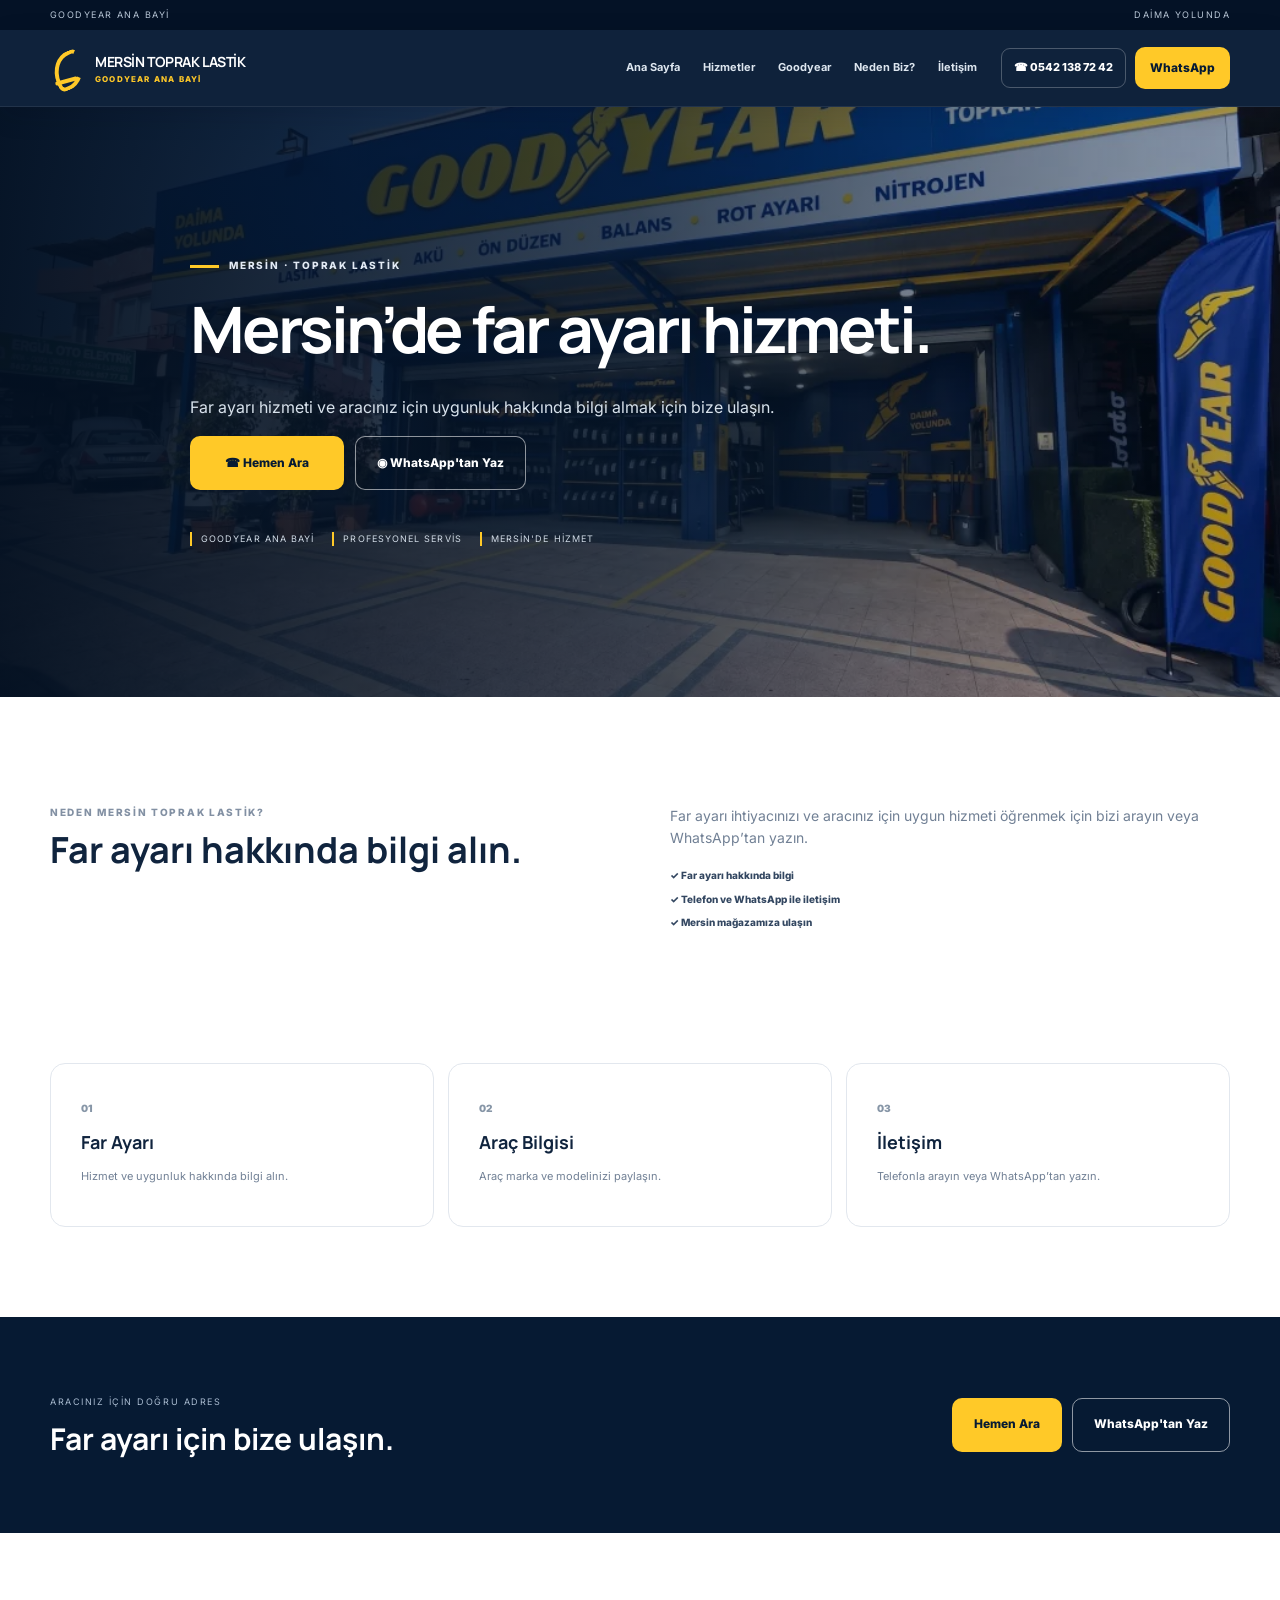
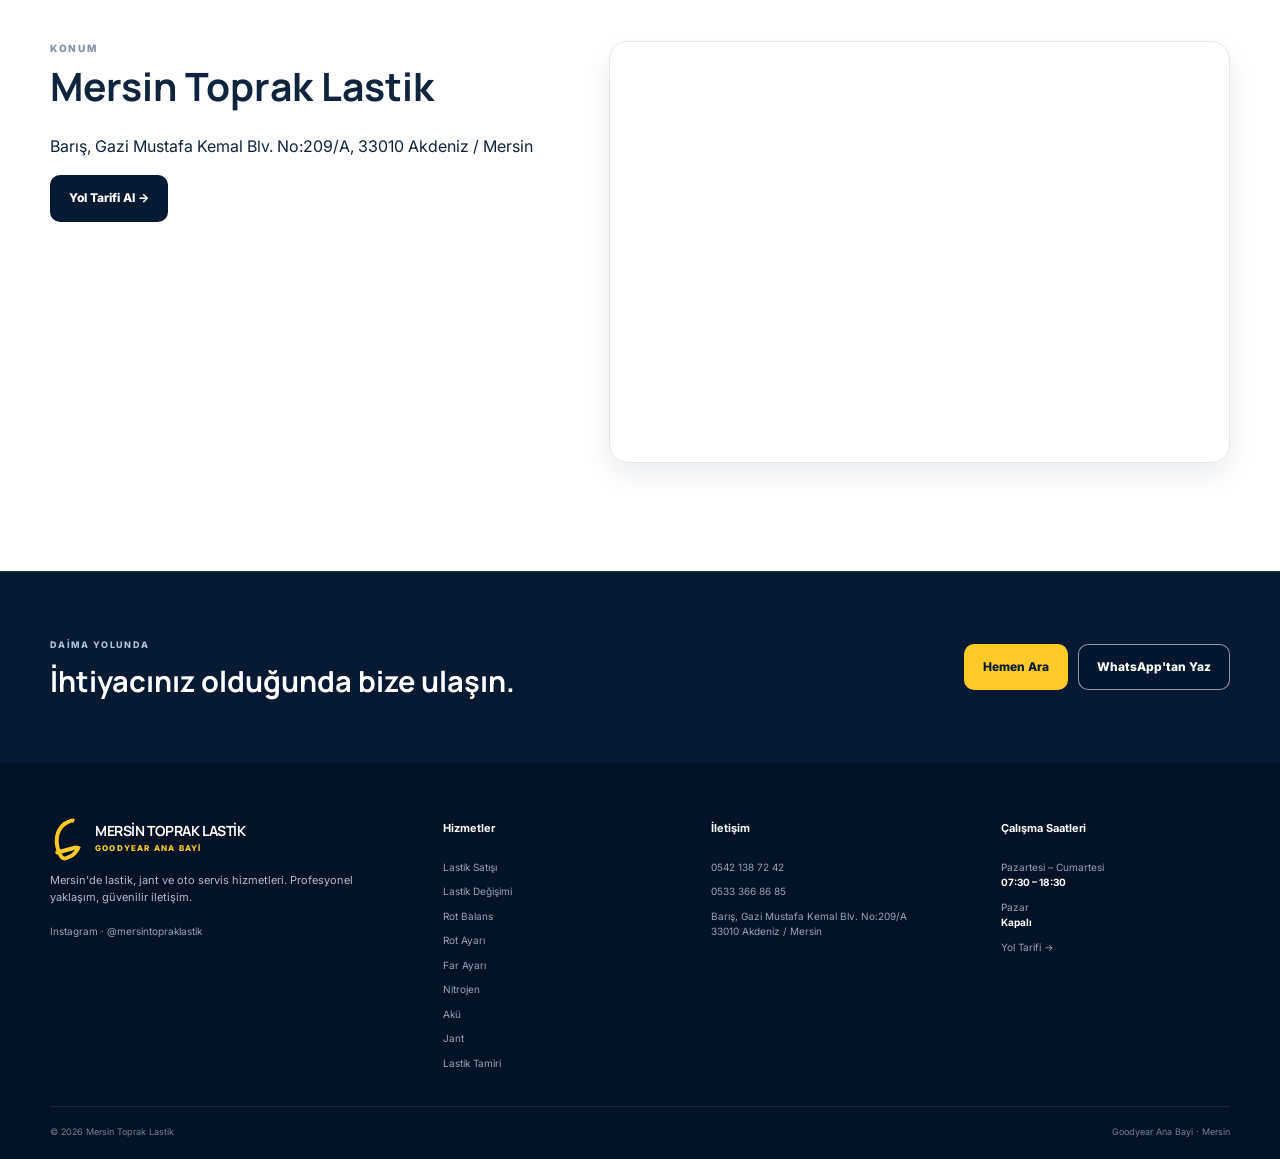
<file: far-ayari/index.html>
<!doctype html><html lang="tr"><head>
<meta charset="utf-8">
<meta name="viewport" content="width=device-width, initial-scale=1">
<meta name="theme-color" content="#061A33">
<meta name="robots" content="index,follow">
<link rel="preconnect" href="https://fonts.googleapis.com">
<link rel="preconnect" href="https://fonts.gstatic.com" crossorigin>
<link href="https://fonts.googleapis.com/css2?family=Inter:wght@400;500;600;700;800&family=Manrope:wght@600;700;800&display=swap" rel="stylesheet">
<link rel="stylesheet" href="/style.css">
<link rel="preload" as="image" href="/assets/toprak-lastik-cephe.webp" fetchpriority="high">
<link rel="canonical" href="https://www.mersintopraklastik.com.tr/far-ayari/">
<title>Mersin Far Ayarı | Toprak Lastik</title><meta name="description" content="Mersin far ayarı hizmeti hakkında bilgi alın. Mersin Toprak Lastik ile telefon veya WhatsApp üzerinden iletişime geçin.">
<meta property="og:type" content="website"><meta property="og:title" content="Mersin Far Ayarı | Toprak Lastik"><meta property="og:description" content="Mersin rot balans hizmeti. Mersin Toprak Lastik ile rot balans ve rot ayarı hakkında bilgi alın."><meta property="og:url" content="https://www.mersintopraklastik.com.tr/far-ayari/"><meta property="og:image" content="https://www.mersintopraklastik.com.tr/assets/toprak-lastik-cephe.webp"><meta property="og:locale" content="tr_TR">
<script type="application/ld+json">{
  "@context":"https://schema.org","@type":"LocalBusiness","additionalType":"https://schema.org/TireShop",
  "name":"Mersin Toprak Lastik","telephone":["+905421387242","+905333668685"],"url":"https://www.mersintopraklastik.com.tr/far-ayari/","image":"https://www.mersintopraklastik.com.tr/assets/toprak-lastik-cephe.webp",
  "address":{"@type":"PostalAddress","streetAddress":"Barış, Gazi Mustafa Kemal Blv. No:209/A","postalCode":"33010","addressLocality":"Akdeniz","addressRegion":"Mersin","addressCountry":"TR"},
  "areaServed":{"@type":"City","name":"Mersin"},
  "openingHoursSpecification":[{"@type":"OpeningHoursSpecification","dayOfWeek":["Monday","Tuesday","Wednesday","Thursday","Friday","Saturday"],"opens":"07:30","closes":"18:30"}],
  "sameAs":["https://www.instagram.com/mersintopraklastik/"]
}</script></head><body>
<div class="topline"><div class="container topline-inner"><span>GOODYEAR ANA BAYİ</span><span>DAİMA YOLUNDA</span></div></div>
<header class="header" id="header">
  <div class="container nav-wrap">
    <a class="brand" href="/" aria-label="Mersin Toprak Lastik ana sayfa">
      <span class="brand-badge"><span></span><i></i></span>
      <span class="brand-copy"><b>MERSİN TOPRAK LASTİK</b><small>GOODYEAR ANA BAYİ</small></span>
    </a>
    <button class="menu-btn" type="button" aria-controls="mainNav" aria-expanded="false" aria-label="Menüyü aç/kapat">☰</button>
    <nav class="nav" id="mainNav" aria-label="Ana menü">
      <a href="/#anasayfa">Ana Sayfa</a>
      <a href="/#hizmetler">Hizmetler</a>
      <a href="/#markalar">Goodyear</a>
      <a href="/#neden-biz">Neden Biz?</a>
      <a href="/#iletisim">İletişim</a>
    </nav>
    <div class="nav-ctas"><a class="phone-mini track-cta" data-cta="phone" href="tel:+905421387242">☎ 0542 138 72 42</a><a class="btn btn-yellow btn-sm track-cta" data-cta="whatsapp" href="https://wa.me/905421387242" target="_blank" rel="noopener">WhatsApp</a></div>
  </div>
</header>

<main>
<section class="lp-hero"><div class="lp-bg"></div><div class="lp-overlay"></div><div class="container lp-content"><span class="eyebrow"><i></i> MERSİN · TOPRAK LASTİK</span><h1>Mersin’de far ayarı hizmeti.</h1><p>Far ayarı hizmeti ve aracınız için uygunluk hakkında bilgi almak için bize ulaşın.</p><div class="hero-actions"><a class="btn btn-yellow btn-xl track-cta" data-cta="phone" href="tel:+905421387242">☎ Hemen Ara</a><a class="btn btn-ghost btn-xl track-cta" data-cta="whatsapp" href="https://wa.me/905421387242" target="_blank" rel="noopener">◉ WhatsApp'tan Yaz</a></div><div class="lp-proof"><span>GOODYEAR ANA BAYİ</span><span>PROFESYONEL SERVİS</span><span>MERSİN'DE HİZMET</span></div></div></section>
<section class="lp-section section"><div class="container lp-two"><div><span class="kicker">NEDEN MERSİN TOPRAK LASTİK?</span><h2>Far ayarı hakkında bilgi alın.</h2></div><div><p>Far ayarı ihtiyacınızı ve aracınız için uygun hizmeti öğrenmek için bizi arayın veya WhatsApp’tan yazın.</p><div class="detail-list"><span>✓ Far ayarı hakkında bilgi</span><span>✓ Telefon ve WhatsApp ile iletişim</span><span>✓ Mersin mağazamıza ulaşın</span></div></div></div></section>
<section class="lp-services"><div class="container"><div class="lp-service-grid"><div><span>01</span><h3>Far Ayarı</h3><p>Hizmet ve uygunluk hakkında bilgi alın.</p></div><div><span>02</span><h3>Araç Bilgisi</h3><p>Araç marka ve modelinizi paylaşın.</p></div><div><span>03</span><h3>İletişim</h3><p>Telefonla arayın veya WhatsApp’tan yazın.</p></div></div></div></section>
<section class="lp-cta"><div class="container"><div><span>ARACINIZ İÇİN DOĞRU ADRES</span><h2>Far ayarı için bize ulaşın.</h2></div><div class="quick-cta-actions"><a class="btn btn-yellow btn-xl track-cta" data-cta="phone" href="tel:+905421387242">Hemen Ara</a><a class="btn btn-ghost btn-xl track-cta" data-cta="whatsapp" href="https://wa.me/905421387242" target="_blank" rel="noopener">WhatsApp'tan Yaz</a></div></div></section>
<section class="contact section"><div class="container contact-wrap"><div class="contact-copy"><span class="kicker">KONUM</span><h2>Mersin Toprak Lastik</h2><p>Barış, Gazi Mustafa Kemal Blv. No:209/A, 33010 Akdeniz / Mersin</p><a class="btn btn-navy" href="https://www.google.com/maps/place/Mersin+Toprak+Lastik-Goodyear+Yetkili+Bayii/@36.8005869,34.61231,559m/data=!3m2!1e3!4b1!4m6!3m5!1s0x1527f30176b6448f:0xa82f6b3eb2f2e875!8m2!3d36.8005826!4d34.6148849!16s%2Fg%2F11xtbkv9j8!5m1!1e1?entry=ttu&g_ep=EgoyMDI2MDkxNi4wIKXMDSoASAFQAw%3D%3D" target="_blank" rel="noopener">Yol Tarifi Al →</a></div><div class="map-frame"><iframe title="Mersin Toprak Lastik konum haritası" src="https://www.google.com/maps?q=Bar%C4%B1%C5%9F%2C%20Gazi%20Mustafa%20Kemal%20Blv.%20No%3A209%2FA%2C%20Akdeniz%2FMersin&output=embed" loading="lazy"></iframe></div></div></section>
</main>
<section class="quick-cta"><div class="container quick-cta-inner"><div><span>DAİMA YOLUNDA</span><h2>İhtiyacınız olduğunda bize ulaşın.</h2></div><div class="quick-cta-actions"><a class="btn btn-yellow track-cta" data-cta="phone" href="tel:+905421387242">Hemen Ara</a><a class="btn btn-ghost track-cta" data-cta="whatsapp" href="https://wa.me/905421387242" target="_blank" rel="noopener">WhatsApp'tan Yaz</a></div></div></section>
<footer class="footer"><div class="container footer-grid">
  <div class="footer-main"><a class="brand" href="/"><span class="brand-badge"><span></span><i></i></span><span class="brand-copy"><b>MERSİN TOPRAK LASTİK</b><small>GOODYEAR ANA BAYİ</small></span></a><p>Mersin'de lastik, jant ve oto servis hizmetleri. Profesyonel yaklaşım, güvenilir iletişim.</p><a class="ig" href="https://www.instagram.com/mersintopraklastik/" target="_blank" rel="noopener">Instagram · @mersintopraklastik</a></div>
  <div><h4>Hizmetler</h4><a href="/lastikci/">Lastik Satışı</a><a href="/lastik-degisimi/">Lastik Değişimi</a><a href="/rot-balans/">Rot Balans</a><a href="/rot-ayari/">Rot Ayarı</a><a href="/far-ayari/">Far Ayarı</a><a href="/nitrojen/">Nitrojen</a><a href="/aku/">Akü</a><a href="/jant/">Jant</a><a href="/lastik-tamiri/">Lastik Tamiri</a></div>
  <div><h4>İletişim</h4><a href="tel:+905421387242">0542 138 72 42</a><a href="tel:+905333668685">0533 366 86 85</a><span>Barış, Gazi Mustafa Kemal Blv. No:209/A<br>33010 Akdeniz / Mersin</span></div>
  <div><h4>Çalışma Saatleri</h4><span>Pazartesi – Cumartesi<br><b>07:30 – 18:30</b></span><span>Pazar<br><b>Kapalı</b></span><a href="/iletisim/">Yol Tarifi →</a></div>
</div><div class="container footer-bottom"><span>© 2026 Mersin Toprak Lastik</span><span>Goodyear Ana Bayi · Mersin</span></div></footer>
<div class="mobile-bar"><a class="track-cta" data-cta="phone" href="tel:+905421387242"><b>☎</b>Ara</a><a class="track-cta" data-cta="whatsapp" href="https://wa.me/905421387242" target="_blank" rel="noopener"><b>◉</b>WhatsApp</a><a class="track-cta" data-cta="directions" href="https://www.google.com/maps/place/Mersin+Toprak+Lastik-Goodyear+Yetkili+Bayii/@36.8005869,34.61231,559m/data=!3m2!1e3!4b1!4m6!3m5!1s0x1527f30176b6448f:0xa82f6b3eb2f2e875!8m2!3d36.8005826!4d34.6148849!16s%2Fg%2F11xtbkv9j8!5m1!1e1?entry=ttu&g_ep=EgoyMDI2MDkxNi4wIKXMDSoASAFQAw%3D%3D" target="_blank" rel="noopener"><b>⌖</b>Yol Tarifi</a></div>
<script src="/script.js" defer></script>
</body></html>
</file>
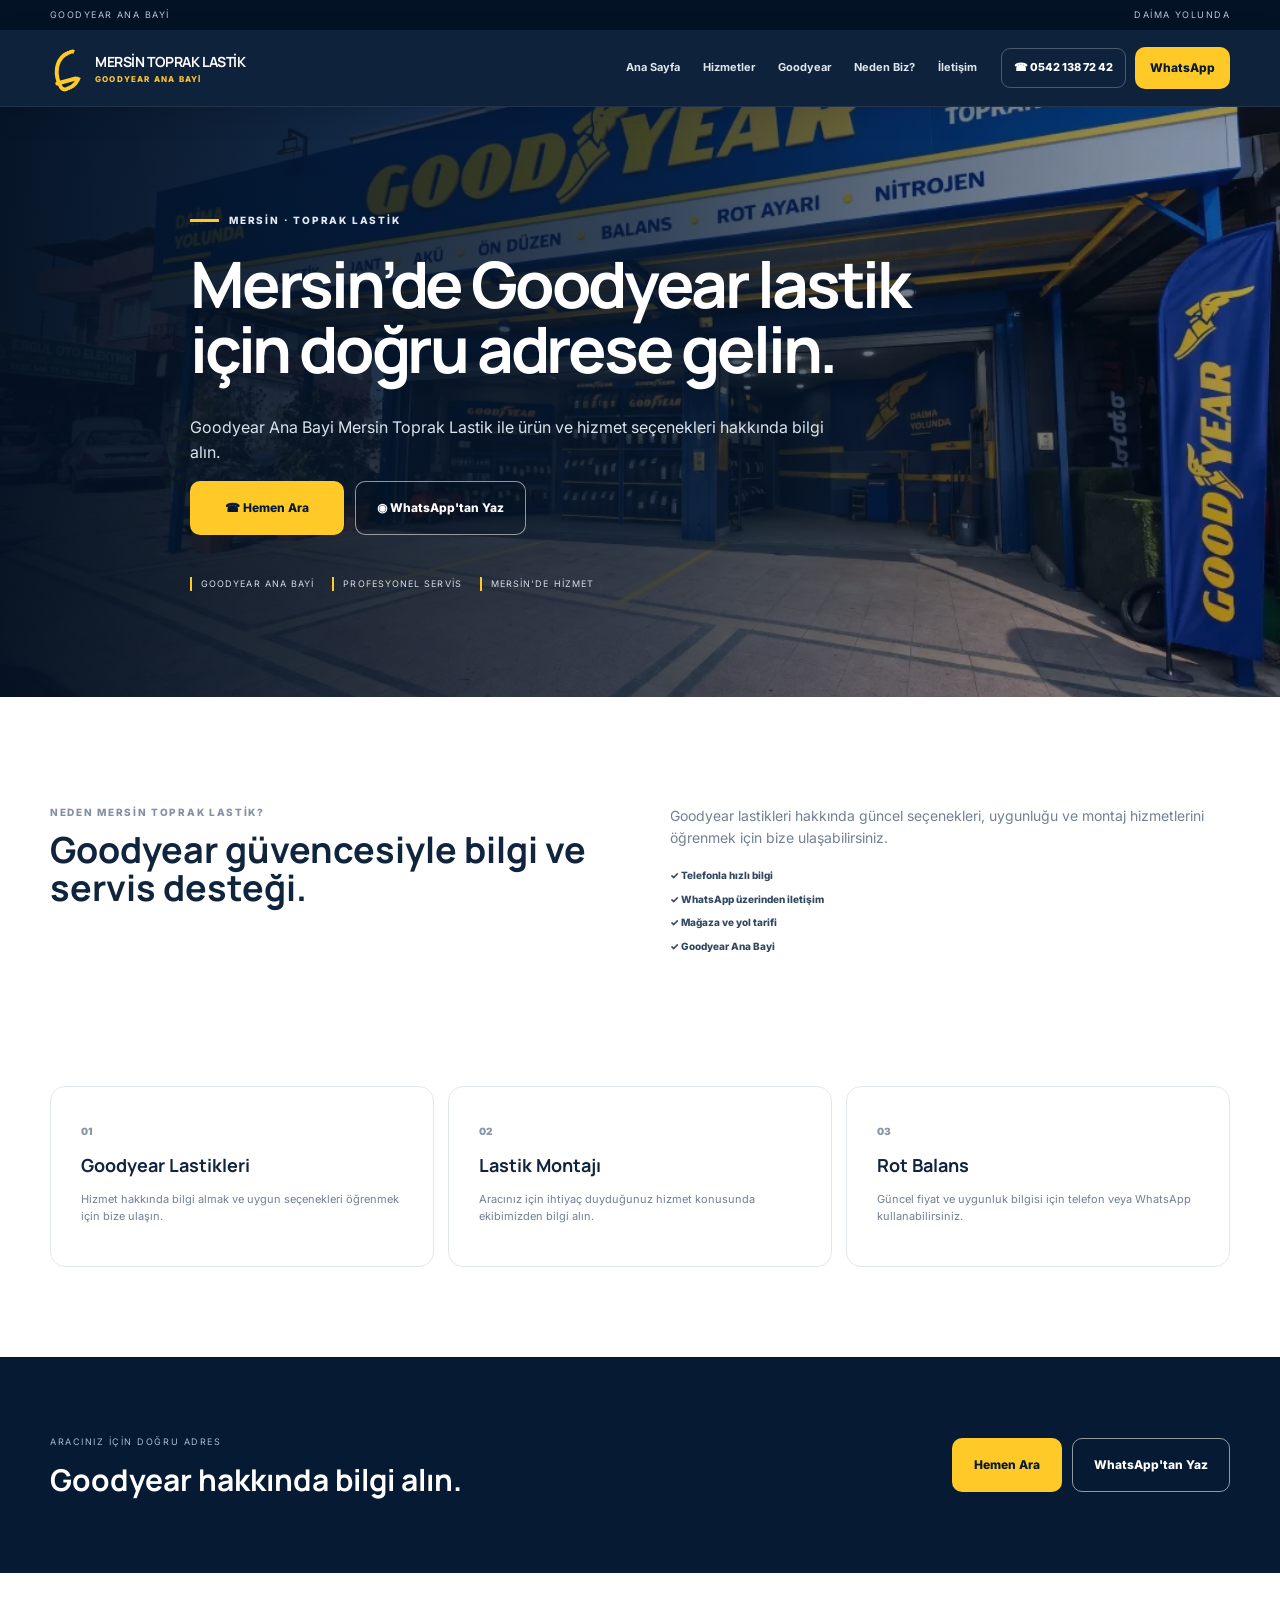
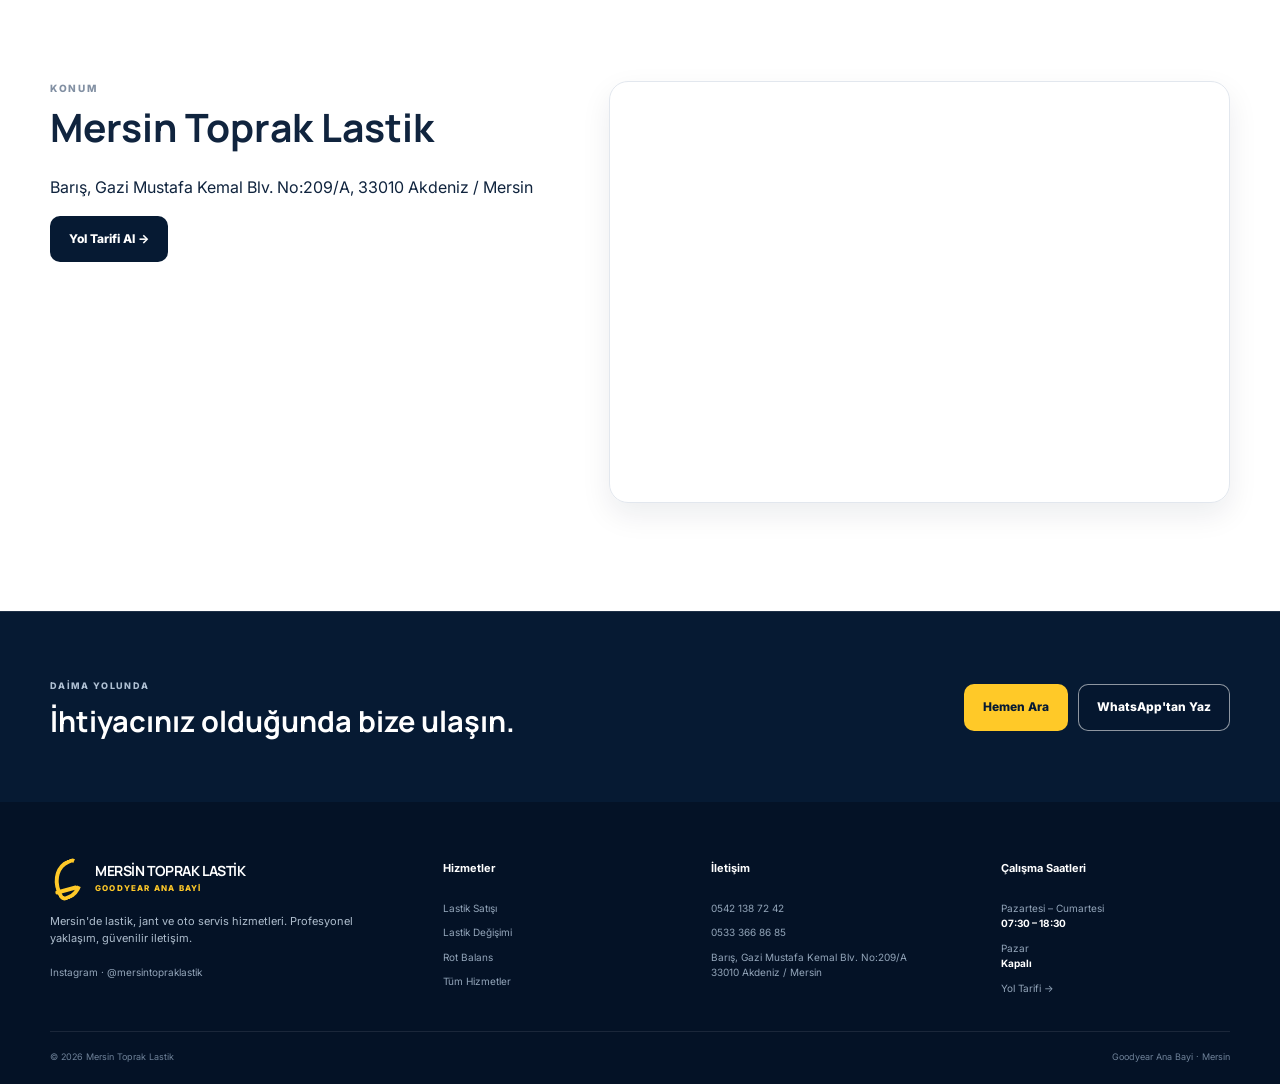
<file: goodyear-lastik/index.html>
<!doctype html><html lang="tr"><head>
<meta charset="utf-8">
<meta name="viewport" content="width=device-width, initial-scale=1">
<meta name="theme-color" content="#061A33">
<meta name="robots" content="index,follow">
<link rel="preconnect" href="https://fonts.googleapis.com">
<link rel="preconnect" href="https://fonts.gstatic.com" crossorigin>
<link href="https://fonts.googleapis.com/css2?family=Inter:wght@400;500;600;700;800&family=Manrope:wght@600;700;800&display=swap" rel="stylesheet">
<link rel="stylesheet" href="/style.css">
<link rel="preload" as="image" href="/assets/toprak-lastik-cephe.webp" fetchpriority="high">
<link rel="canonical" href="https://www.mersintopraklastik.com.tr/goodyear-lastik/">
<title>Mersin Goodyear Lastik | Goodyear Ana Bayi</title><meta name="description" content="Mersin Goodyear lastik için Mersin Toprak Lastik — Goodyear Ana Bayi.">
<meta property="og:type" content="website"><meta property="og:title" content="Mersin Goodyear Lastik | Goodyear Ana Bayi"><meta property="og:description" content="Mersin Goodyear lastik için Mersin Toprak Lastik — Goodyear Ana Bayi."><meta property="og:url" content="https://www.mersintopraklastik.com.tr/goodyear-lastik/"><meta property="og:image" content="https://www.mersintopraklastik.com.tr/assets/toprak-lastik-cephe.webp"><meta property="og:locale" content="tr_TR">
<script type="application/ld+json">{
  "@context":"https://schema.org","@type":"LocalBusiness","additionalType":"https://schema.org/TireShop",
  "name":"Mersin Toprak Lastik","telephone":["+905421387242","+905333668685"],"url":"https://www.mersintopraklastik.com.tr/goodyear-lastik/","image":"https://www.mersintopraklastik.com.tr/assets/toprak-lastik-cephe.webp",
  "address":{"@type":"PostalAddress","streetAddress":"Barış, Gazi Mustafa Kemal Blv. No:209/A","postalCode":"33010","addressLocality":"Akdeniz","addressRegion":"Mersin","addressCountry":"TR"},
  "areaServed":{"@type":"City","name":"Mersin"},
  "openingHoursSpecification":[{"@type":"OpeningHoursSpecification","dayOfWeek":["Monday","Tuesday","Wednesday","Thursday","Friday","Saturday"],"opens":"07:30","closes":"18:30"}],
  "sameAs":["https://www.instagram.com/mersintopraklastik/"]
}</script></head><body>
<div class="topline"><div class="container topline-inner"><span>GOODYEAR ANA BAYİ</span><span>DAİMA YOLUNDA</span></div></div>
<header class="header" id="header">
  <div class="container nav-wrap">
    <a class="brand" href="/" aria-label="Mersin Toprak Lastik ana sayfa">
      <span class="brand-badge"><span></span><i></i></span>
      <span class="brand-copy"><b>MERSİN TOPRAK LASTİK</b><small>GOODYEAR ANA BAYİ</small></span>
    </a>
    <button class="menu-btn" type="button" aria-controls="mainNav" aria-expanded="false" aria-label="Menüyü aç/kapat">☰</button>
    <nav class="nav" id="mainNav" aria-label="Ana menü">
      <a href="/#anasayfa">Ana Sayfa</a>
      <a href="/#hizmetler">Hizmetler</a>
      <a href="/#markalar">Goodyear</a>
      <a href="/#neden-biz">Neden Biz?</a>
      <a href="/#iletisim">İletişim</a>
    </nav>
    <div class="nav-ctas"><a class="phone-mini track-cta" data-cta="phone" href="tel:+905421387242">☎ 0542 138 72 42</a><a class="btn btn-yellow btn-sm track-cta" data-cta="whatsapp" href="https://wa.me/905421387242" target="_blank" rel="noopener">WhatsApp</a></div>
  </div>
</header>

<main>
<section class="lp-hero"><div class="lp-bg"></div><div class="lp-overlay"></div><div class="container lp-content"><span class="eyebrow"><i></i> MERSİN · TOPRAK LASTİK</span><h1>Mersin’de Goodyear lastik için doğru adrese gelin.</h1><p>Goodyear Ana Bayi Mersin Toprak Lastik ile ürün ve hizmet seçenekleri hakkında bilgi alın.</p><div class="hero-actions"><a class="btn btn-yellow btn-xl track-cta" data-cta="phone" href="tel:+905421387242">☎ Hemen Ara</a><a class="btn btn-ghost btn-xl track-cta" data-cta="whatsapp" href="https://wa.me/905421387242" target="_blank" rel="noopener">◉ WhatsApp'tan Yaz</a></div><div class="lp-proof"><span>GOODYEAR ANA BAYİ</span><span>PROFESYONEL SERVİS</span><span>MERSİN'DE HİZMET</span></div></div></section>
<section class="lp-section section"><div class="container lp-two"><div><span class="kicker">NEDEN MERSİN TOPRAK LASTİK?</span><h2>Goodyear güvencesiyle bilgi ve servis desteği.</h2></div><div><p>Goodyear lastikleri hakkında güncel seçenekleri, uygunluğu ve montaj hizmetlerini öğrenmek için bize ulaşabilirsiniz.</p><div class="detail-list"><span>✓ Telefonla hızlı bilgi</span><span>✓ WhatsApp üzerinden iletişim</span><span>✓ Mağaza ve yol tarifi</span><span>✓ Goodyear Ana Bayi</span></div></div></div></section>
<section class="lp-services"><div class="container"><div class="lp-service-grid"><div><span>01</span><h3>Goodyear Lastikleri</h3><p>Hizmet hakkında bilgi almak ve uygun seçenekleri öğrenmek için bize ulaşın.</p></div><div><span>02</span><h3>Lastik Montajı</h3><p>Aracınız için ihtiyaç duyduğunuz hizmet konusunda ekibimizden bilgi alın.</p></div><div><span>03</span><h3>Rot Balans</h3><p>Güncel fiyat ve uygunluk bilgisi için telefon veya WhatsApp kullanabilirsiniz.</p></div></div></div></section>
<section class="lp-cta"><div class="container"><div><span>ARACINIZ İÇİN DOĞRU ADRES</span><h2>Goodyear hakkında bilgi alın.</h2></div><div class="quick-cta-actions"><a class="btn btn-yellow btn-xl track-cta" data-cta="phone" href="tel:+905421387242">Hemen Ara</a><a class="btn btn-ghost btn-xl track-cta" data-cta="whatsapp" href="https://wa.me/905421387242" target="_blank" rel="noopener">WhatsApp'tan Yaz</a></div></div></section>
<section class="contact section"><div class="container contact-wrap"><div class="contact-copy"><span class="kicker">KONUM</span><h2>Mersin Toprak Lastik</h2><p>Barış, Gazi Mustafa Kemal Blv. No:209/A, 33010 Akdeniz / Mersin</p><a class="btn btn-navy" href="https://www.google.com/maps/place/Mersin+Toprak+Lastik-Goodyear+Yetkili+Bayii/@36.8005869,34.61231,559m/data=!3m2!1e3!4b1!4m6!3m5!1s0x1527f30176b6448f:0xa82f6b3eb2f2e875!8m2!3d36.8005826!4d34.6148849!16s%2Fg%2F11xtbkv9j8!5m1!1e1?entry=ttu&g_ep=EgoyMDI2MDkxNi4wIKXMDSoASAFQAw%3D%3D" target="_blank" rel="noopener">Yol Tarifi Al →</a></div><div class="map-frame"><iframe title="Mersin Toprak Lastik konum haritası" src="https://www.google.com/maps?q=Bar%C4%B1%C5%9F%2C%20Gazi%20Mustafa%20Kemal%20Blv.%20No%3A209%2FA%2C%20Akdeniz%2FMersin&output=embed" loading="lazy"></iframe></div></div></section>
</main>
<section class="quick-cta"><div class="container quick-cta-inner"><div><span>DAİMA YOLUNDA</span><h2>İhtiyacınız olduğunda bize ulaşın.</h2></div><div class="quick-cta-actions"><a class="btn btn-yellow track-cta" data-cta="phone" href="tel:+905421387242">Hemen Ara</a><a class="btn btn-ghost track-cta" data-cta="whatsapp" href="https://wa.me/905421387242" target="_blank" rel="noopener">WhatsApp'tan Yaz</a></div></div></section>
<footer class="footer"><div class="container footer-grid">
  <div class="footer-main"><a class="brand" href="/"><span class="brand-badge"><span></span><i></i></span><span class="brand-copy"><b>MERSİN TOPRAK LASTİK</b><small>GOODYEAR ANA BAYİ</small></span></a><p>Mersin'de lastik, jant ve oto servis hizmetleri. Profesyonel yaklaşım, güvenilir iletişim.</p><a class="ig" href="https://www.instagram.com/mersintopraklastik/" target="_blank" rel="noopener">Instagram · @mersintopraklastik</a></div>
  <div><h4>Hizmetler</h4><a href="/lastikci/">Lastik Satışı</a><a href="/lastik-degisimi/">Lastik Değişimi</a><a href="/rot-balans/">Rot Balans</a><a href="/#hizmetler">Tüm Hizmetler</a></div>
  <div><h4>İletişim</h4><a href="tel:+905421387242">0542 138 72 42</a><a href="tel:+905333668685">0533 366 86 85</a><span>Barış, Gazi Mustafa Kemal Blv. No:209/A<br>33010 Akdeniz / Mersin</span></div>
  <div><h4>Çalışma Saatleri</h4><span>Pazartesi – Cumartesi<br><b>07:30 – 18:30</b></span><span>Pazar<br><b>Kapalı</b></span><a href="/iletisim/">Yol Tarifi →</a></div>
</div><div class="container footer-bottom"><span>© 2026 Mersin Toprak Lastik</span><span>Goodyear Ana Bayi · Mersin</span></div></footer>
<div class="mobile-bar"><a class="track-cta" data-cta="phone" href="tel:+905421387242"><b>☎</b>Ara</a><a class="track-cta" data-cta="whatsapp" href="https://wa.me/905421387242" target="_blank" rel="noopener"><b>◉</b>WhatsApp</a><a class="track-cta" data-cta="directions" href="https://www.google.com/maps/place/Mersin+Toprak+Lastik-Goodyear+Yetkili+Bayii/@36.8005869,34.61231,559m/data=!3m2!1e3!4b1!4m6!3m5!1s0x1527f30176b6448f:0xa82f6b3eb2f2e875!8m2!3d36.8005826!4d34.6148849!16s%2Fg%2F11xtbkv9j8!5m1!1e1?entry=ttu&g_ep=EgoyMDI2MDkxNi4wIKXMDSoASAFQAw%3D%3D" target="_blank" rel="noopener"><b>⌖</b>Yol Tarifi</a></div>
<script src="/script.js" defer></script>
</body></html>
</file>
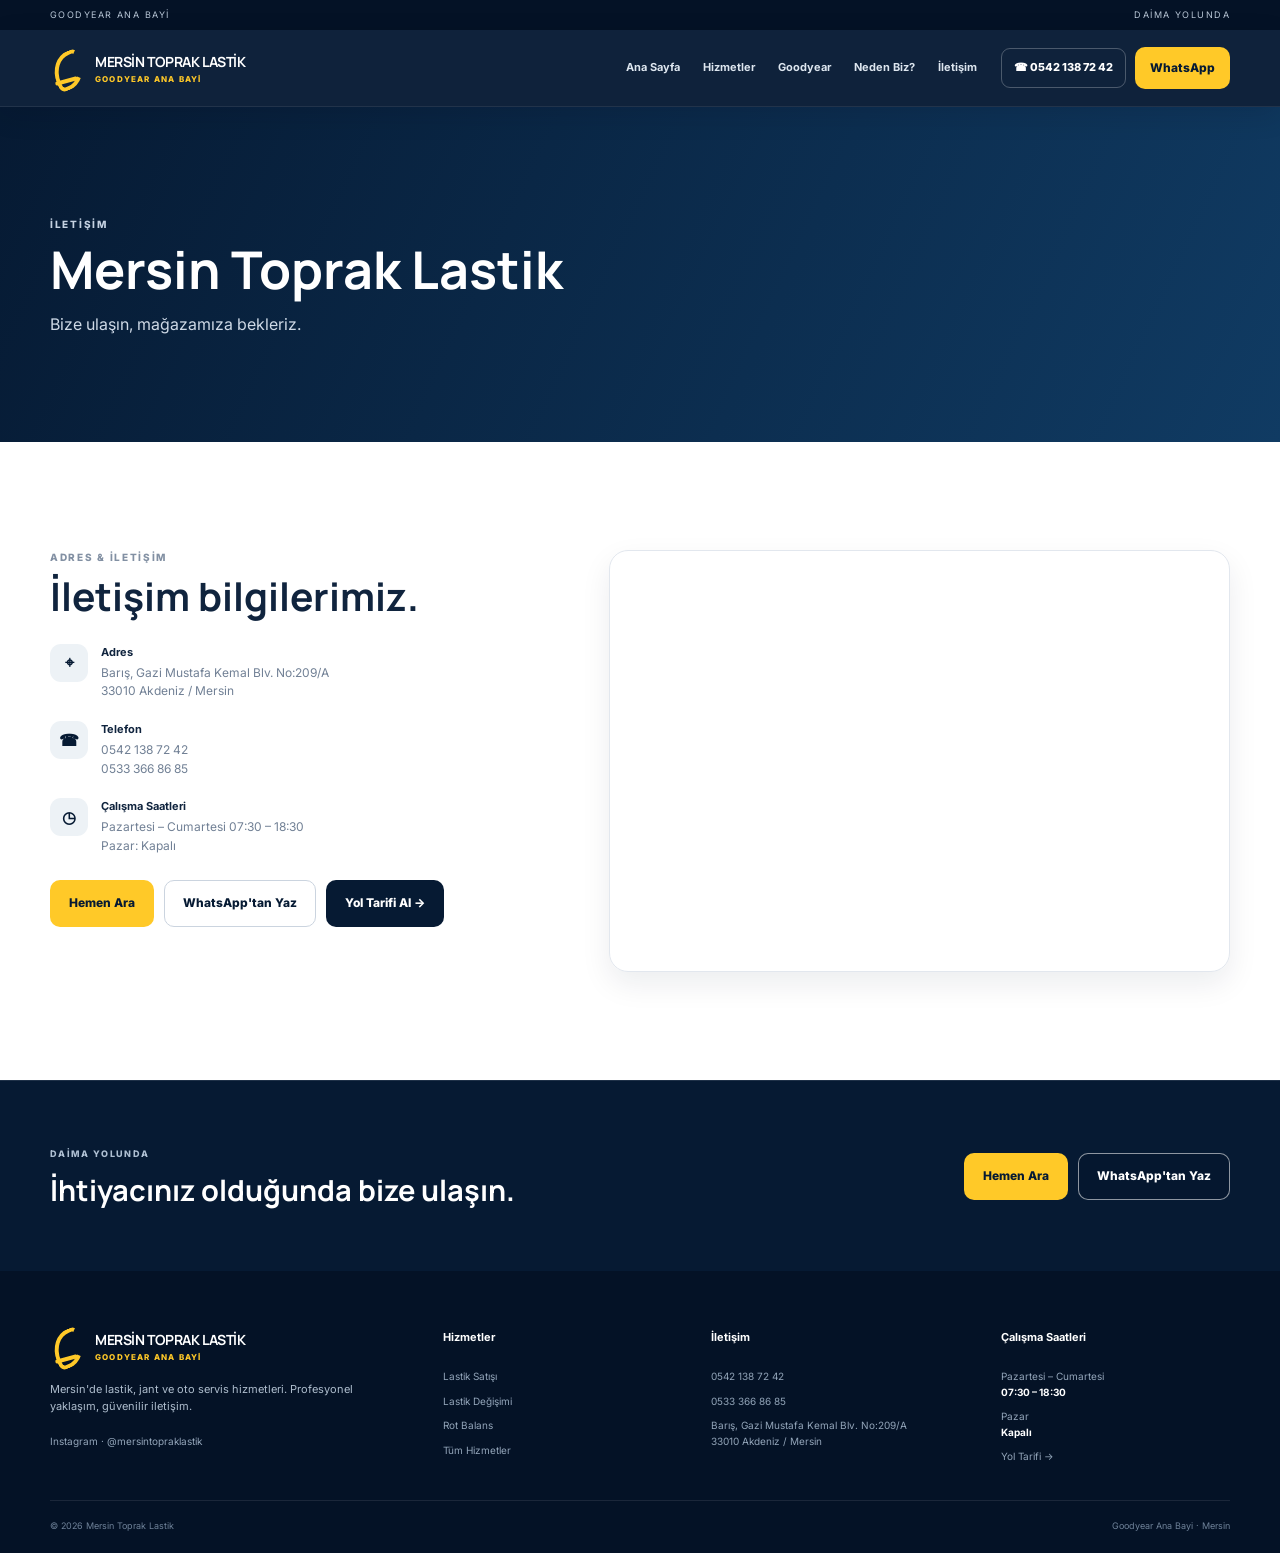
<file: iletisim/index.html>
<!doctype html><html lang="tr"><head>
<meta charset="utf-8">
<meta name="viewport" content="width=device-width, initial-scale=1">
<meta name="theme-color" content="#061A33">
<meta name="robots" content="index,follow">
<link rel="preconnect" href="https://fonts.googleapis.com">
<link rel="preconnect" href="https://fonts.gstatic.com" crossorigin>
<link href="https://fonts.googleapis.com/css2?family=Inter:wght@400;500;600;700;800&family=Manrope:wght@600;700;800&display=swap" rel="stylesheet">
<link rel="stylesheet" href="/style.css">
<link rel="canonical" href="https://www.mersintopraklastik.com.tr/iletisim/">
<title>İletişim | Mersin Toprak Lastik</title><meta name="description" content="Mersin Toprak Lastik iletişim, adres, telefon ve yol tarifi bilgileri.">
<meta property="og:type" content="website"><meta property="og:title" content="İletişim | Mersin Toprak Lastik"><meta property="og:description" content="Mersin Toprak Lastik iletişim, adres, telefon ve yol tarifi bilgileri."><meta property="og:url" content="https://www.mersintopraklastik.com.tr/iletisim/"><meta property="og:image" content="https://www.mersintopraklastik.com.tr/assets/toprak-lastik-cephe.webp"><meta property="og:locale" content="tr_TR">
<script type="application/ld+json">{
  "@context":"https://schema.org","@type":"LocalBusiness","additionalType":"https://schema.org/TireShop",
  "name":"Mersin Toprak Lastik","telephone":["+905421387242","+905333668685"],"url":"https://www.mersintopraklastik.com.tr/iletisim/","image":"https://www.mersintopraklastik.com.tr/assets/toprak-lastik-cephe.webp",
  "address":{"@type":"PostalAddress","streetAddress":"Barış, Gazi Mustafa Kemal Blv. No:209/A","postalCode":"33010","addressLocality":"Akdeniz","addressRegion":"Mersin","addressCountry":"TR"},
  "areaServed":{"@type":"City","name":"Mersin"},
  "openingHoursSpecification":[{"@type":"OpeningHoursSpecification","dayOfWeek":["Monday","Tuesday","Wednesday","Thursday","Friday","Saturday"],"opens":"07:30","closes":"18:30"}],
  "sameAs":["https://www.instagram.com/mersintopraklastik/"]
}</script></head><body>
<div class="topline"><div class="container topline-inner"><span>GOODYEAR ANA BAYİ</span><span>DAİMA YOLUNDA</span></div></div>
<header class="header" id="header">
  <div class="container nav-wrap">
    <a class="brand" href="/" aria-label="Mersin Toprak Lastik ana sayfa">
      <span class="brand-badge"><span></span><i></i></span>
      <span class="brand-copy"><b>MERSİN TOPRAK LASTİK</b><small>GOODYEAR ANA BAYİ</small></span>
    </a>
    <button class="menu-btn" type="button" aria-controls="mainNav" aria-expanded="false" aria-label="Menüyü aç/kapat">☰</button>
    <nav class="nav" id="mainNav" aria-label="Ana menü">
      <a href="/#anasayfa">Ana Sayfa</a>
      <a href="/#hizmetler">Hizmetler</a>
      <a href="/#markalar">Goodyear</a>
      <a href="/#neden-biz">Neden Biz?</a>
      <a href="/#iletisim">İletişim</a>
    </nav>
    <div class="nav-ctas"><a class="phone-mini track-cta" data-cta="phone" href="tel:+905421387242">☎ 0542 138 72 42</a><a class="btn btn-yellow btn-sm track-cta" data-cta="whatsapp" href="https://wa.me/905421387242" target="_blank" rel="noopener">WhatsApp</a></div>
  </div>
</header>
<main><section class="page-hero"><div class="container"><span class="kicker light">İLETİŞİM</span><h1>Mersin Toprak Lastik</h1><p>Bize ulaşın, mağazamıza bekleriz.</p></div></section><section class="contact section"><div class="container contact-wrap"><div class="contact-copy"><span class="kicker">ADRES & İLETİŞİM</span><h2>İletişim bilgilerimiz.</h2><div class="contact-stack"><div><b>⌖</b><span><strong>Adres</strong>Barış, Gazi Mustafa Kemal Blv. No:209/A<br>33010 Akdeniz / Mersin</span></div><div><b>☎</b><span><strong>Telefon</strong><a href="tel:+905421387242">0542 138 72 42</a><a href="tel:+905333668685">0533 366 86 85</a></span></div><div><b>◷</b><span><strong>Çalışma Saatleri</strong>Pazartesi – Cumartesi 07:30 – 18:30<br>Pazar: Kapalı</span></div></div><div class="contact-actions"><a class="btn btn-yellow track-cta" data-cta="phone" href="tel:+905421387242">Hemen Ara</a><a class="btn btn-outline-navy track-cta" data-cta="whatsapp" href="https://wa.me/905421387242" target="_blank" rel="noopener">WhatsApp'tan Yaz</a><a class="btn btn-navy track-cta" data-cta="directions" href="https://www.google.com/maps/place/Mersin+Toprak+Lastik-Goodyear+Yetkili+Bayii/@36.8005869,34.61231,559m/data=!3m2!1e3!4b1!4m6!3m5!1s0x1527f30176b6448f:0xa82f6b3eb2f2e875!8m2!3d36.8005826!4d34.6148849!16s%2Fg%2F11xtbkv9j8!5m1!1e1?entry=ttu&g_ep=EgoyMDI2MDkxNi4wIKXMDSoASAFQAw%3D%3D" target="_blank" rel="noopener">Yol Tarifi Al →</a></div></div><div class="map-frame"><iframe title="Mersin Toprak Lastik konum haritası" src="https://www.google.com/maps?q=Bar%C4%B1%C5%9F%2C%20Gazi%20Mustafa%20Kemal%20Blv.%20No%3A209%2FA%2C%20Akdeniz%2FMersin&output=embed" loading="lazy"></iframe></div></div></section></main>
<section class="quick-cta"><div class="container quick-cta-inner"><div><span>DAİMA YOLUNDA</span><h2>İhtiyacınız olduğunda bize ulaşın.</h2></div><div class="quick-cta-actions"><a class="btn btn-yellow track-cta" data-cta="phone" href="tel:+905421387242">Hemen Ara</a><a class="btn btn-ghost track-cta" data-cta="whatsapp" href="https://wa.me/905421387242" target="_blank" rel="noopener">WhatsApp'tan Yaz</a></div></div></section>
<footer class="footer"><div class="container footer-grid">
  <div class="footer-main"><a class="brand" href="/"><span class="brand-badge"><span></span><i></i></span><span class="brand-copy"><b>MERSİN TOPRAK LASTİK</b><small>GOODYEAR ANA BAYİ</small></span></a><p>Mersin'de lastik, jant ve oto servis hizmetleri. Profesyonel yaklaşım, güvenilir iletişim.</p><a class="ig" href="https://www.instagram.com/mersintopraklastik/" target="_blank" rel="noopener">Instagram · @mersintopraklastik</a></div>
  <div><h4>Hizmetler</h4><a href="/lastikci/">Lastik Satışı</a><a href="/lastik-degisimi/">Lastik Değişimi</a><a href="/rot-balans/">Rot Balans</a><a href="/#hizmetler">Tüm Hizmetler</a></div>
  <div><h4>İletişim</h4><a href="tel:+905421387242">0542 138 72 42</a><a href="tel:+905333668685">0533 366 86 85</a><span>Barış, Gazi Mustafa Kemal Blv. No:209/A<br>33010 Akdeniz / Mersin</span></div>
  <div><h4>Çalışma Saatleri</h4><span>Pazartesi – Cumartesi<br><b>07:30 – 18:30</b></span><span>Pazar<br><b>Kapalı</b></span><a href="/iletisim/">Yol Tarifi →</a></div>
</div><div class="container footer-bottom"><span>© 2026 Mersin Toprak Lastik</span><span>Goodyear Ana Bayi · Mersin</span></div></footer>
<div class="mobile-bar"><a class="track-cta" data-cta="phone" href="tel:+905421387242"><b>☎</b>Ara</a><a class="track-cta" data-cta="whatsapp" href="https://wa.me/905421387242" target="_blank" rel="noopener"><b>◉</b>WhatsApp</a><a class="track-cta" data-cta="directions" href="https://www.google.com/maps/place/Mersin+Toprak+Lastik-Goodyear+Yetkili+Bayii/@36.8005869,34.61231,559m/data=!3m2!1e3!4b1!4m6!3m5!1s0x1527f30176b6448f:0xa82f6b3eb2f2e875!8m2!3d36.8005826!4d34.6148849!16s%2Fg%2F11xtbkv9j8!5m1!1e1?entry=ttu&g_ep=EgoyMDI2MDkxNi4wIKXMDSoASAFQAw%3D%3D" target="_blank" rel="noopener"><b>⌖</b>Yol Tarifi</a></div>
<script src="/script.js" defer></script>
</body></html>
</file>
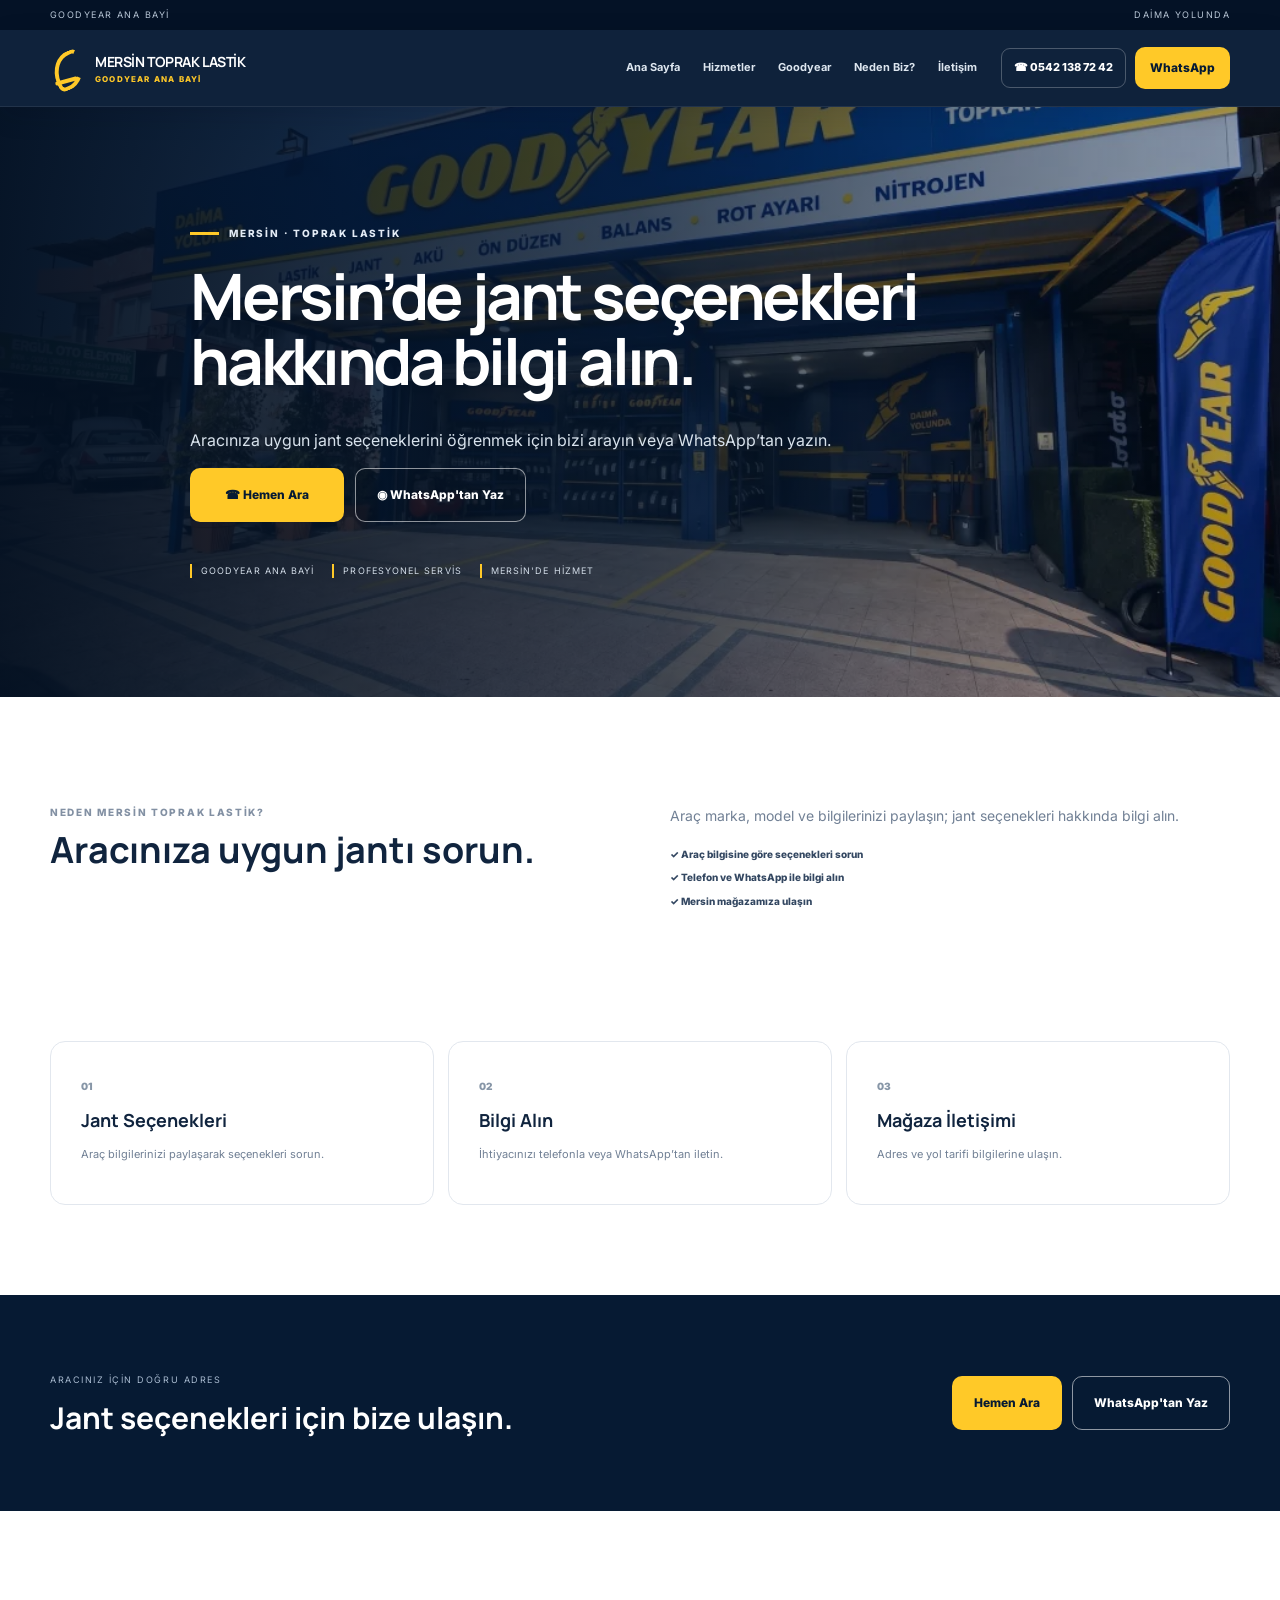
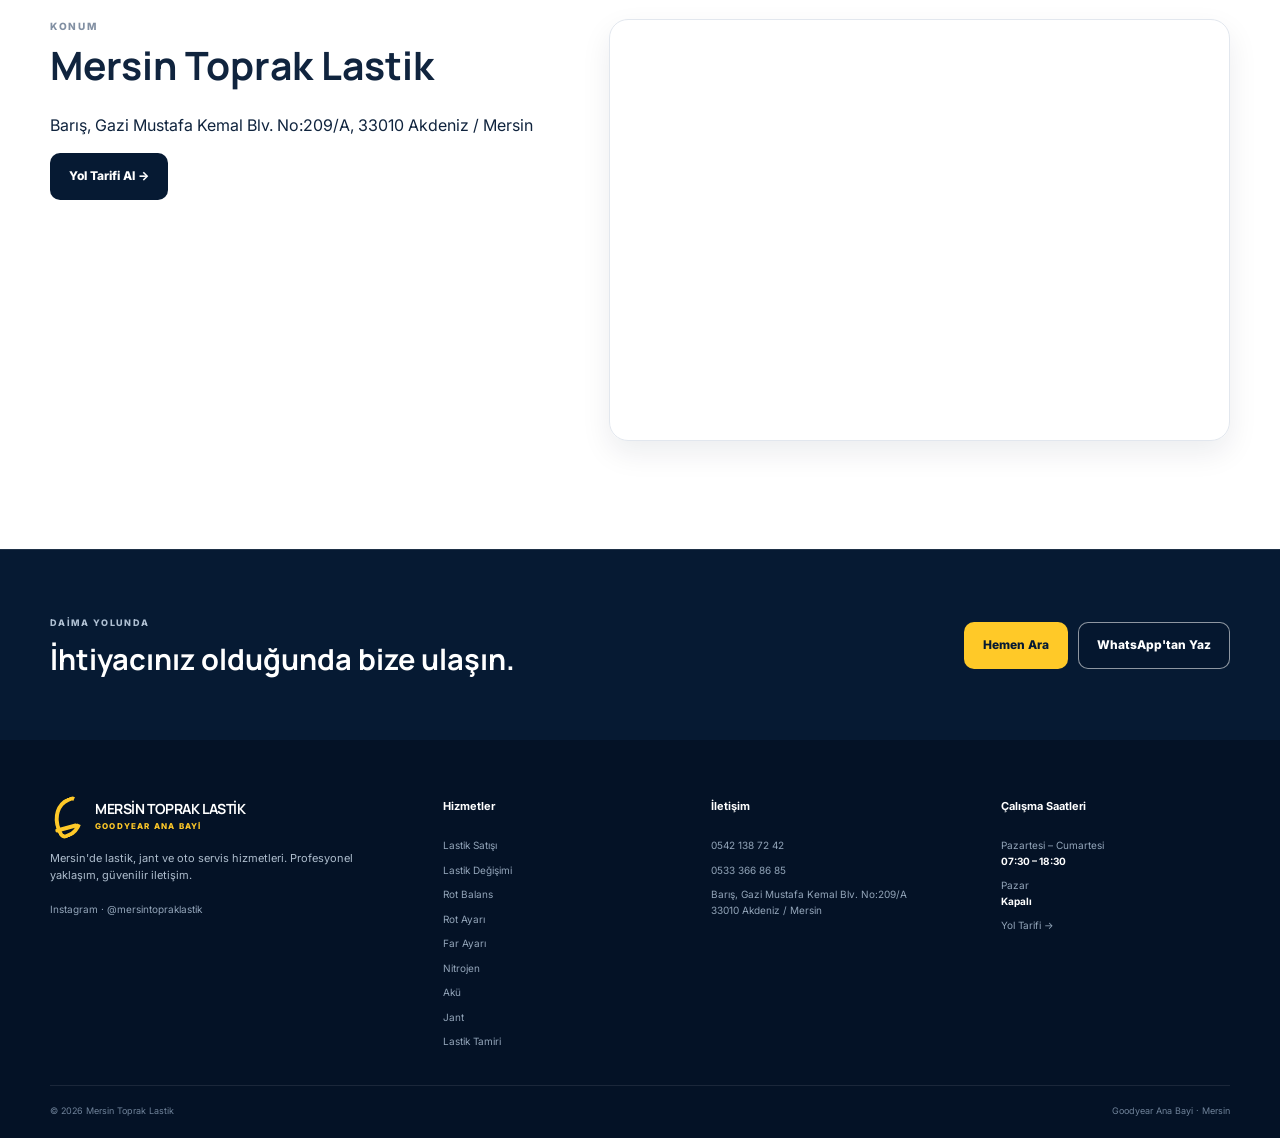
<file: jant/index.html>
<!doctype html><html lang="tr"><head>
<meta charset="utf-8">
<meta name="viewport" content="width=device-width, initial-scale=1">
<meta name="theme-color" content="#061A33">
<meta name="robots" content="index,follow">
<link rel="preconnect" href="https://fonts.googleapis.com">
<link rel="preconnect" href="https://fonts.gstatic.com" crossorigin>
<link href="https://fonts.googleapis.com/css2?family=Inter:wght@400;500;600;700;800&family=Manrope:wght@600;700;800&display=swap" rel="stylesheet">
<link rel="stylesheet" href="/style.css">
<link rel="preload" as="image" href="/assets/toprak-lastik-cephe.webp" fetchpriority="high">
<link rel="canonical" href="https://www.mersintopraklastik.com.tr/jant/">
<title>Mersin Jant | Jant Seçenekleri – Toprak Lastik</title><meta name="description" content="Mersin’de jant seçenekleri hakkında Mersin Toprak Lastik’ten bilgi alın. Telefon veya WhatsApp ile iletişime geçin.">
<meta property="og:type" content="website"><meta property="og:title" content="Mersin Jant | Jant Seçenekleri – Toprak Lastik"><meta property="og:description" content="Mersin rot balans hizmeti. Mersin Toprak Lastik ile rot balans ve rot ayarı hakkında bilgi alın."><meta property="og:url" content="https://www.mersintopraklastik.com.tr/jant/"><meta property="og:image" content="https://www.mersintopraklastik.com.tr/assets/toprak-lastik-cephe.webp"><meta property="og:locale" content="tr_TR">
<script type="application/ld+json">{
  "@context":"https://schema.org","@type":"LocalBusiness","additionalType":"https://schema.org/TireShop",
  "name":"Mersin Toprak Lastik","telephone":["+905421387242","+905333668685"],"url":"https://www.mersintopraklastik.com.tr/jant/","image":"https://www.mersintopraklastik.com.tr/assets/toprak-lastik-cephe.webp",
  "address":{"@type":"PostalAddress","streetAddress":"Barış, Gazi Mustafa Kemal Blv. No:209/A","postalCode":"33010","addressLocality":"Akdeniz","addressRegion":"Mersin","addressCountry":"TR"},
  "areaServed":{"@type":"City","name":"Mersin"},
  "openingHoursSpecification":[{"@type":"OpeningHoursSpecification","dayOfWeek":["Monday","Tuesday","Wednesday","Thursday","Friday","Saturday"],"opens":"07:30","closes":"18:30"}],
  "sameAs":["https://www.instagram.com/mersintopraklastik/"]
}</script></head><body>
<div class="topline"><div class="container topline-inner"><span>GOODYEAR ANA BAYİ</span><span>DAİMA YOLUNDA</span></div></div>
<header class="header" id="header">
  <div class="container nav-wrap">
    <a class="brand" href="/" aria-label="Mersin Toprak Lastik ana sayfa">
      <span class="brand-badge"><span></span><i></i></span>
      <span class="brand-copy"><b>MERSİN TOPRAK LASTİK</b><small>GOODYEAR ANA BAYİ</small></span>
    </a>
    <button class="menu-btn" type="button" aria-controls="mainNav" aria-expanded="false" aria-label="Menüyü aç/kapat">☰</button>
    <nav class="nav" id="mainNav" aria-label="Ana menü">
      <a href="/#anasayfa">Ana Sayfa</a>
      <a href="/#hizmetler">Hizmetler</a>
      <a href="/#markalar">Goodyear</a>
      <a href="/#neden-biz">Neden Biz?</a>
      <a href="/#iletisim">İletişim</a>
    </nav>
    <div class="nav-ctas"><a class="phone-mini track-cta" data-cta="phone" href="tel:+905421387242">☎ 0542 138 72 42</a><a class="btn btn-yellow btn-sm track-cta" data-cta="whatsapp" href="https://wa.me/905421387242" target="_blank" rel="noopener">WhatsApp</a></div>
  </div>
</header>

<main>
<section class="lp-hero"><div class="lp-bg"></div><div class="lp-overlay"></div><div class="container lp-content"><span class="eyebrow"><i></i> MERSİN · TOPRAK LASTİK</span><h1>Mersin’de jant seçenekleri hakkında bilgi alın.</h1><p>Aracınıza uygun jant seçeneklerini öğrenmek için bizi arayın veya WhatsApp’tan yazın.</p><div class="hero-actions"><a class="btn btn-yellow btn-xl track-cta" data-cta="phone" href="tel:+905421387242">☎ Hemen Ara</a><a class="btn btn-ghost btn-xl track-cta" data-cta="whatsapp" href="https://wa.me/905421387242" target="_blank" rel="noopener">◉ WhatsApp'tan Yaz</a></div><div class="lp-proof"><span>GOODYEAR ANA BAYİ</span><span>PROFESYONEL SERVİS</span><span>MERSİN'DE HİZMET</span></div></div></section>
<section class="lp-section section"><div class="container lp-two"><div><span class="kicker">NEDEN MERSİN TOPRAK LASTİK?</span><h2>Aracınıza uygun jantı sorun.</h2></div><div><p>Araç marka, model ve bilgilerinizi paylaşın; jant seçenekleri hakkında bilgi alın.</p><div class="detail-list"><span>✓ Araç bilgisine göre seçenekleri sorun</span><span>✓ Telefon ve WhatsApp ile bilgi alın</span><span>✓ Mersin mağazamıza ulaşın</span></div></div></div></section>
<section class="lp-services"><div class="container"><div class="lp-service-grid"><div><span>01</span><h3>Jant Seçenekleri</h3><p>Araç bilgilerinizi paylaşarak seçenekleri sorun.</p></div><div><span>02</span><h3>Bilgi Alın</h3><p>İhtiyacınızı telefonla veya WhatsApp’tan iletin.</p></div><div><span>03</span><h3>Mağaza İletişimi</h3><p>Adres ve yol tarifi bilgilerine ulaşın.</p></div></div></div></section>
<section class="lp-cta"><div class="container"><div><span>ARACINIZ İÇİN DOĞRU ADRES</span><h2>Jant seçenekleri için bize ulaşın.</h2></div><div class="quick-cta-actions"><a class="btn btn-yellow btn-xl track-cta" data-cta="phone" href="tel:+905421387242">Hemen Ara</a><a class="btn btn-ghost btn-xl track-cta" data-cta="whatsapp" href="https://wa.me/905421387242" target="_blank" rel="noopener">WhatsApp'tan Yaz</a></div></div></section>
<section class="contact section"><div class="container contact-wrap"><div class="contact-copy"><span class="kicker">KONUM</span><h2>Mersin Toprak Lastik</h2><p>Barış, Gazi Mustafa Kemal Blv. No:209/A, 33010 Akdeniz / Mersin</p><a class="btn btn-navy" href="https://www.google.com/maps/place/Mersin+Toprak+Lastik-Goodyear+Yetkili+Bayii/@36.8005869,34.61231,559m/data=!3m2!1e3!4b1!4m6!3m5!1s0x1527f30176b6448f:0xa82f6b3eb2f2e875!8m2!3d36.8005826!4d34.6148849!16s%2Fg%2F11xtbkv9j8!5m1!1e1?entry=ttu&g_ep=EgoyMDI2MDkxNi4wIKXMDSoASAFQAw%3D%3D" target="_blank" rel="noopener">Yol Tarifi Al →</a></div><div class="map-frame"><iframe title="Mersin Toprak Lastik konum haritası" src="https://www.google.com/maps?q=Bar%C4%B1%C5%9F%2C%20Gazi%20Mustafa%20Kemal%20Blv.%20No%3A209%2FA%2C%20Akdeniz%2FMersin&output=embed" loading="lazy"></iframe></div></div></section>
</main>
<section class="quick-cta"><div class="container quick-cta-inner"><div><span>DAİMA YOLUNDA</span><h2>İhtiyacınız olduğunda bize ulaşın.</h2></div><div class="quick-cta-actions"><a class="btn btn-yellow track-cta" data-cta="phone" href="tel:+905421387242">Hemen Ara</a><a class="btn btn-ghost track-cta" data-cta="whatsapp" href="https://wa.me/905421387242" target="_blank" rel="noopener">WhatsApp'tan Yaz</a></div></div></section>
<footer class="footer"><div class="container footer-grid">
  <div class="footer-main"><a class="brand" href="/"><span class="brand-badge"><span></span><i></i></span><span class="brand-copy"><b>MERSİN TOPRAK LASTİK</b><small>GOODYEAR ANA BAYİ</small></span></a><p>Mersin'de lastik, jant ve oto servis hizmetleri. Profesyonel yaklaşım, güvenilir iletişim.</p><a class="ig" href="https://www.instagram.com/mersintopraklastik/" target="_blank" rel="noopener">Instagram · @mersintopraklastik</a></div>
  <div><h4>Hizmetler</h4><a href="/lastikci/">Lastik Satışı</a><a href="/lastik-degisimi/">Lastik Değişimi</a><a href="/rot-balans/">Rot Balans</a><a href="/rot-ayari/">Rot Ayarı</a><a href="/far-ayari/">Far Ayarı</a><a href="/nitrojen/">Nitrojen</a><a href="/aku/">Akü</a><a href="/jant/">Jant</a><a href="/lastik-tamiri/">Lastik Tamiri</a></div>
  <div><h4>İletişim</h4><a href="tel:+905421387242">0542 138 72 42</a><a href="tel:+905333668685">0533 366 86 85</a><span>Barış, Gazi Mustafa Kemal Blv. No:209/A<br>33010 Akdeniz / Mersin</span></div>
  <div><h4>Çalışma Saatleri</h4><span>Pazartesi – Cumartesi<br><b>07:30 – 18:30</b></span><span>Pazar<br><b>Kapalı</b></span><a href="/iletisim/">Yol Tarifi →</a></div>
</div><div class="container footer-bottom"><span>© 2026 Mersin Toprak Lastik</span><span>Goodyear Ana Bayi · Mersin</span></div></footer>
<div class="mobile-bar"><a class="track-cta" data-cta="phone" href="tel:+905421387242"><b>☎</b>Ara</a><a class="track-cta" data-cta="whatsapp" href="https://wa.me/905421387242" target="_blank" rel="noopener"><b>◉</b>WhatsApp</a><a class="track-cta" data-cta="directions" href="https://www.google.com/maps/place/Mersin+Toprak+Lastik-Goodyear+Yetkili+Bayii/@36.8005869,34.61231,559m/data=!3m2!1e3!4b1!4m6!3m5!1s0x1527f30176b6448f:0xa82f6b3eb2f2e875!8m2!3d36.8005826!4d34.6148849!16s%2Fg%2F11xtbkv9j8!5m1!1e1?entry=ttu&g_ep=EgoyMDI2MDkxNi4wIKXMDSoASAFQAw%3D%3D" target="_blank" rel="noopener"><b>⌖</b>Yol Tarifi</a></div>
<script src="/script.js" defer></script>
</body></html>
</file>
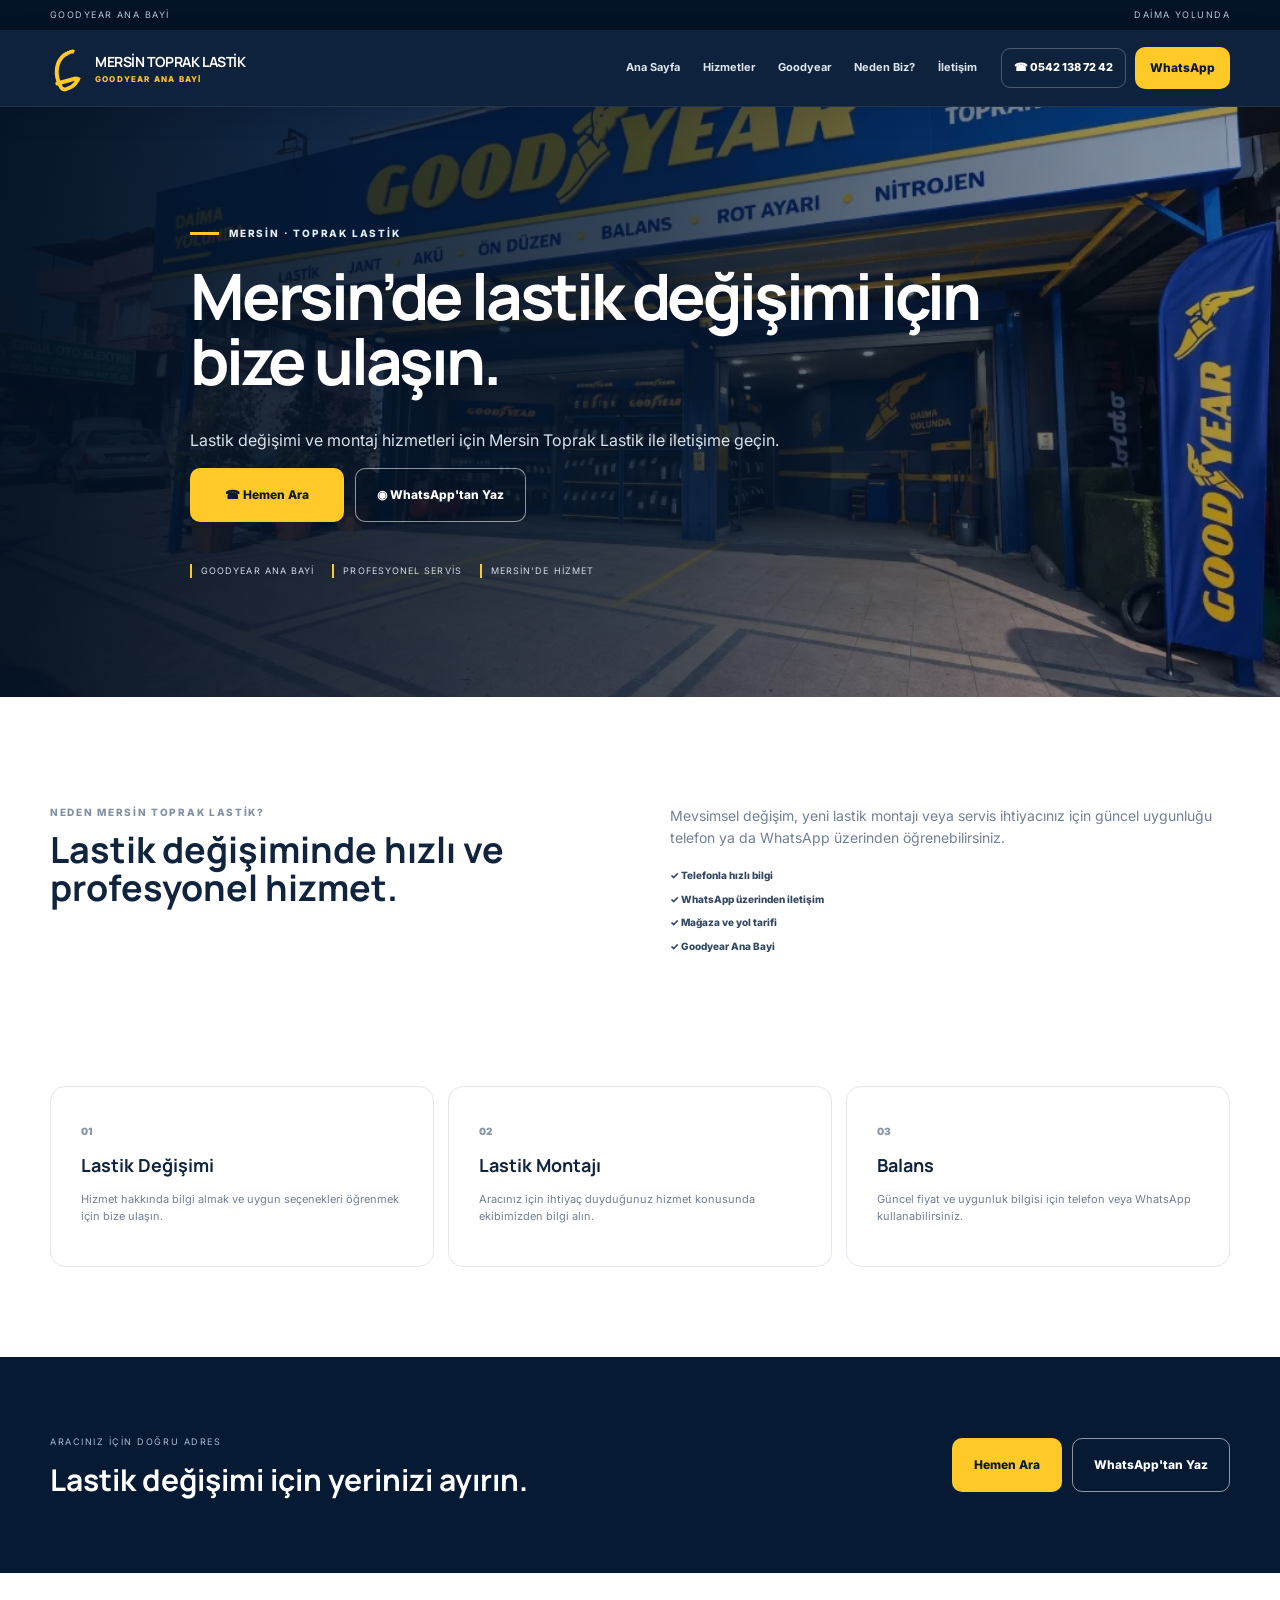
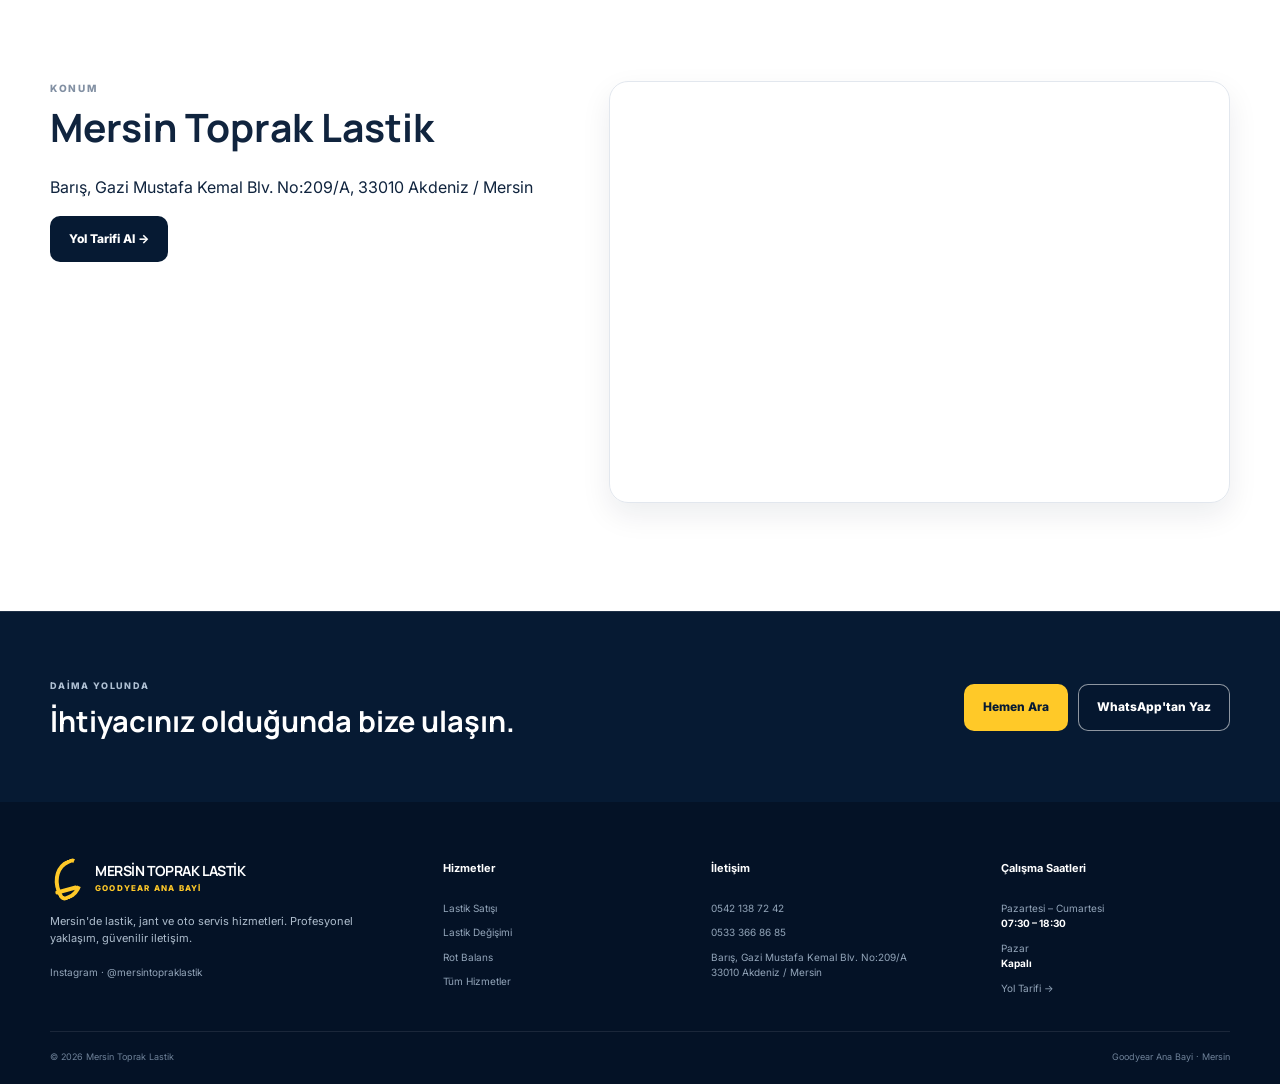
<file: lastik-degisimi/index.html>
<!doctype html><html lang="tr"><head>
<meta charset="utf-8">
<meta name="viewport" content="width=device-width, initial-scale=1">
<meta name="theme-color" content="#061A33">
<meta name="robots" content="index,follow">
<link rel="preconnect" href="https://fonts.googleapis.com">
<link rel="preconnect" href="https://fonts.gstatic.com" crossorigin>
<link href="https://fonts.googleapis.com/css2?family=Inter:wght@400;500;600;700;800&family=Manrope:wght@600;700;800&display=swap" rel="stylesheet">
<link rel="stylesheet" href="/style.css">
<link rel="preload" as="image" href="/assets/toprak-lastik-cephe.webp" fetchpriority="high">
<link rel="canonical" href="https://www.mersintopraklastik.com.tr/lastik-degisimi/">
<title>Mersin Lastik Değişimi | Mersin Toprak Lastik</title><meta name="description" content="Mersin lastik değişimi hizmeti. Mersin Toprak Lastik ile lastik değişimi ve ilgili servis hizmetleri hakkında bilgi alın.">
<meta property="og:type" content="website"><meta property="og:title" content="Mersin Lastik Değişimi | Mersin Toprak Lastik"><meta property="og:description" content="Mersin lastik değişimi hizmeti. Mersin Toprak Lastik ile lastik değişimi ve montaj hakkında bilgi alın."><meta property="og:url" content="https://www.mersintopraklastik.com.tr/lastik-degisimi/"><meta property="og:image" content="https://www.mersintopraklastik.com.tr/assets/toprak-lastik-cephe.webp"><meta property="og:locale" content="tr_TR">
<script type="application/ld+json">{
  "@context":"https://schema.org","@type":"LocalBusiness","additionalType":"https://schema.org/TireShop",
  "name":"Mersin Toprak Lastik","telephone":["+905421387242","+905333668685"],"url":"https://www.mersintopraklastik.com.tr/lastik-degisimi/","image":"https://www.mersintopraklastik.com.tr/assets/toprak-lastik-cephe.webp",
  "address":{"@type":"PostalAddress","streetAddress":"Barış, Gazi Mustafa Kemal Blv. No:209/A","postalCode":"33010","addressLocality":"Akdeniz","addressRegion":"Mersin","addressCountry":"TR"},
  "areaServed":{"@type":"City","name":"Mersin"},
  "openingHoursSpecification":[{"@type":"OpeningHoursSpecification","dayOfWeek":["Monday","Tuesday","Wednesday","Thursday","Friday","Saturday"],"opens":"07:30","closes":"18:30"}],
  "sameAs":["https://www.instagram.com/mersintopraklastik/"]
}</script></head><body>
<div class="topline"><div class="container topline-inner"><span>GOODYEAR ANA BAYİ</span><span>DAİMA YOLUNDA</span></div></div>
<header class="header" id="header">
  <div class="container nav-wrap">
    <a class="brand" href="/" aria-label="Mersin Toprak Lastik ana sayfa">
      <span class="brand-badge"><span></span><i></i></span>
      <span class="brand-copy"><b>MERSİN TOPRAK LASTİK</b><small>GOODYEAR ANA BAYİ</small></span>
    </a>
    <button class="menu-btn" type="button" aria-controls="mainNav" aria-expanded="false" aria-label="Menüyü aç/kapat">☰</button>
    <nav class="nav" id="mainNav" aria-label="Ana menü">
      <a href="/#anasayfa">Ana Sayfa</a>
      <a href="/#hizmetler">Hizmetler</a>
      <a href="/#markalar">Goodyear</a>
      <a href="/#neden-biz">Neden Biz?</a>
      <a href="/#iletisim">İletişim</a>
    </nav>
    <div class="nav-ctas"><a class="phone-mini track-cta" data-cta="phone" href="tel:+905421387242">☎ 0542 138 72 42</a><a class="btn btn-yellow btn-sm track-cta" data-cta="whatsapp" href="https://wa.me/905421387242" target="_blank" rel="noopener">WhatsApp</a></div>
  </div>
</header>

<main>
<section class="lp-hero"><div class="lp-bg"></div><div class="lp-overlay"></div><div class="container lp-content"><span class="eyebrow"><i></i> MERSİN · TOPRAK LASTİK</span><h1>Mersin’de lastik değişimi için bize ulaşın.</h1><p>Lastik değişimi ve montaj hizmetleri için Mersin Toprak Lastik ile iletişime geçin.</p><div class="hero-actions"><a class="btn btn-yellow btn-xl track-cta" data-cta="phone" href="tel:+905421387242">☎ Hemen Ara</a><a class="btn btn-ghost btn-xl track-cta" data-cta="whatsapp" href="https://wa.me/905421387242" target="_blank" rel="noopener">◉ WhatsApp'tan Yaz</a></div><div class="lp-proof"><span>GOODYEAR ANA BAYİ</span><span>PROFESYONEL SERVİS</span><span>MERSİN'DE HİZMET</span></div></div></section>
<section class="lp-section section"><div class="container lp-two"><div><span class="kicker">NEDEN MERSİN TOPRAK LASTİK?</span><h2>Lastik değişiminde hızlı ve profesyonel hizmet.</h2></div><div><p>Mevsimsel değişim, yeni lastik montajı veya servis ihtiyacınız için güncel uygunluğu telefon ya da WhatsApp üzerinden öğrenebilirsiniz.</p><div class="detail-list"><span>✓ Telefonla hızlı bilgi</span><span>✓ WhatsApp üzerinden iletişim</span><span>✓ Mağaza ve yol tarifi</span><span>✓ Goodyear Ana Bayi</span></div></div></div></section>
<section class="lp-services"><div class="container"><div class="lp-service-grid"><div><span>01</span><h3>Lastik Değişimi</h3><p>Hizmet hakkında bilgi almak ve uygun seçenekleri öğrenmek için bize ulaşın.</p></div><div><span>02</span><h3>Lastik Montajı</h3><p>Aracınız için ihtiyaç duyduğunuz hizmet konusunda ekibimizden bilgi alın.</p></div><div><span>03</span><h3>Balans</h3><p>Güncel fiyat ve uygunluk bilgisi için telefon veya WhatsApp kullanabilirsiniz.</p></div></div></div></section>
<section class="lp-cta"><div class="container"><div><span>ARACINIZ İÇİN DOĞRU ADRES</span><h2>Lastik değişimi için yerinizi ayırın.</h2></div><div class="quick-cta-actions"><a class="btn btn-yellow btn-xl track-cta" data-cta="phone" href="tel:+905421387242">Hemen Ara</a><a class="btn btn-ghost btn-xl track-cta" data-cta="whatsapp" href="https://wa.me/905421387242" target="_blank" rel="noopener">WhatsApp'tan Yaz</a></div></div></section>
<section class="contact section"><div class="container contact-wrap"><div class="contact-copy"><span class="kicker">KONUM</span><h2>Mersin Toprak Lastik</h2><p>Barış, Gazi Mustafa Kemal Blv. No:209/A, 33010 Akdeniz / Mersin</p><a class="btn btn-navy" href="https://www.google.com/maps/place/Mersin+Toprak+Lastik-Goodyear+Yetkili+Bayii/@36.8005869,34.61231,559m/data=!3m2!1e3!4b1!4m6!3m5!1s0x1527f30176b6448f:0xa82f6b3eb2f2e875!8m2!3d36.8005826!4d34.6148849!16s%2Fg%2F11xtbkv9j8!5m1!1e1?entry=ttu&g_ep=EgoyMDI2MDkxNi4wIKXMDSoASAFQAw%3D%3D" target="_blank" rel="noopener">Yol Tarifi Al →</a></div><div class="map-frame"><iframe title="Mersin Toprak Lastik konum haritası" src="https://www.google.com/maps?q=Bar%C4%B1%C5%9F%2C%20Gazi%20Mustafa%20Kemal%20Blv.%20No%3A209%2FA%2C%20Akdeniz%2FMersin&output=embed" loading="lazy"></iframe></div></div></section>
</main>
<section class="quick-cta"><div class="container quick-cta-inner"><div><span>DAİMA YOLUNDA</span><h2>İhtiyacınız olduğunda bize ulaşın.</h2></div><div class="quick-cta-actions"><a class="btn btn-yellow track-cta" data-cta="phone" href="tel:+905421387242">Hemen Ara</a><a class="btn btn-ghost track-cta" data-cta="whatsapp" href="https://wa.me/905421387242" target="_blank" rel="noopener">WhatsApp'tan Yaz</a></div></div></section>
<footer class="footer"><div class="container footer-grid">
  <div class="footer-main"><a class="brand" href="/"><span class="brand-badge"><span></span><i></i></span><span class="brand-copy"><b>MERSİN TOPRAK LASTİK</b><small>GOODYEAR ANA BAYİ</small></span></a><p>Mersin'de lastik, jant ve oto servis hizmetleri. Profesyonel yaklaşım, güvenilir iletişim.</p><a class="ig" href="https://www.instagram.com/mersintopraklastik/" target="_blank" rel="noopener">Instagram · @mersintopraklastik</a></div>
  <div><h4>Hizmetler</h4><a href="/lastikci/">Lastik Satışı</a><a href="/lastik-degisimi/">Lastik Değişimi</a><a href="/rot-balans/">Rot Balans</a><a href="/#hizmetler">Tüm Hizmetler</a></div>
  <div><h4>İletişim</h4><a href="tel:+905421387242">0542 138 72 42</a><a href="tel:+905333668685">0533 366 86 85</a><span>Barış, Gazi Mustafa Kemal Blv. No:209/A<br>33010 Akdeniz / Mersin</span></div>
  <div><h4>Çalışma Saatleri</h4><span>Pazartesi – Cumartesi<br><b>07:30 – 18:30</b></span><span>Pazar<br><b>Kapalı</b></span><a href="/iletisim/">Yol Tarifi →</a></div>
</div><div class="container footer-bottom"><span>© 2026 Mersin Toprak Lastik</span><span>Goodyear Ana Bayi · Mersin</span></div></footer>
<div class="mobile-bar"><a class="track-cta" data-cta="phone" href="tel:+905421387242"><b>☎</b>Ara</a><a class="track-cta" data-cta="whatsapp" href="https://wa.me/905421387242" target="_blank" rel="noopener"><b>◉</b>WhatsApp</a><a class="track-cta" data-cta="directions" href="https://www.google.com/maps/place/Mersin+Toprak+Lastik-Goodyear+Yetkili+Bayii/@36.8005869,34.61231,559m/data=!3m2!1e3!4b1!4m6!3m5!1s0x1527f30176b6448f:0xa82f6b3eb2f2e875!8m2!3d36.8005826!4d34.6148849!16s%2Fg%2F11xtbkv9j8!5m1!1e1?entry=ttu&g_ep=EgoyMDI2MDkxNi4wIKXMDSoASAFQAw%3D%3D" target="_blank" rel="noopener"><b>⌖</b>Yol Tarifi</a></div>
<script src="/script.js" defer></script>
</body></html>
</file>
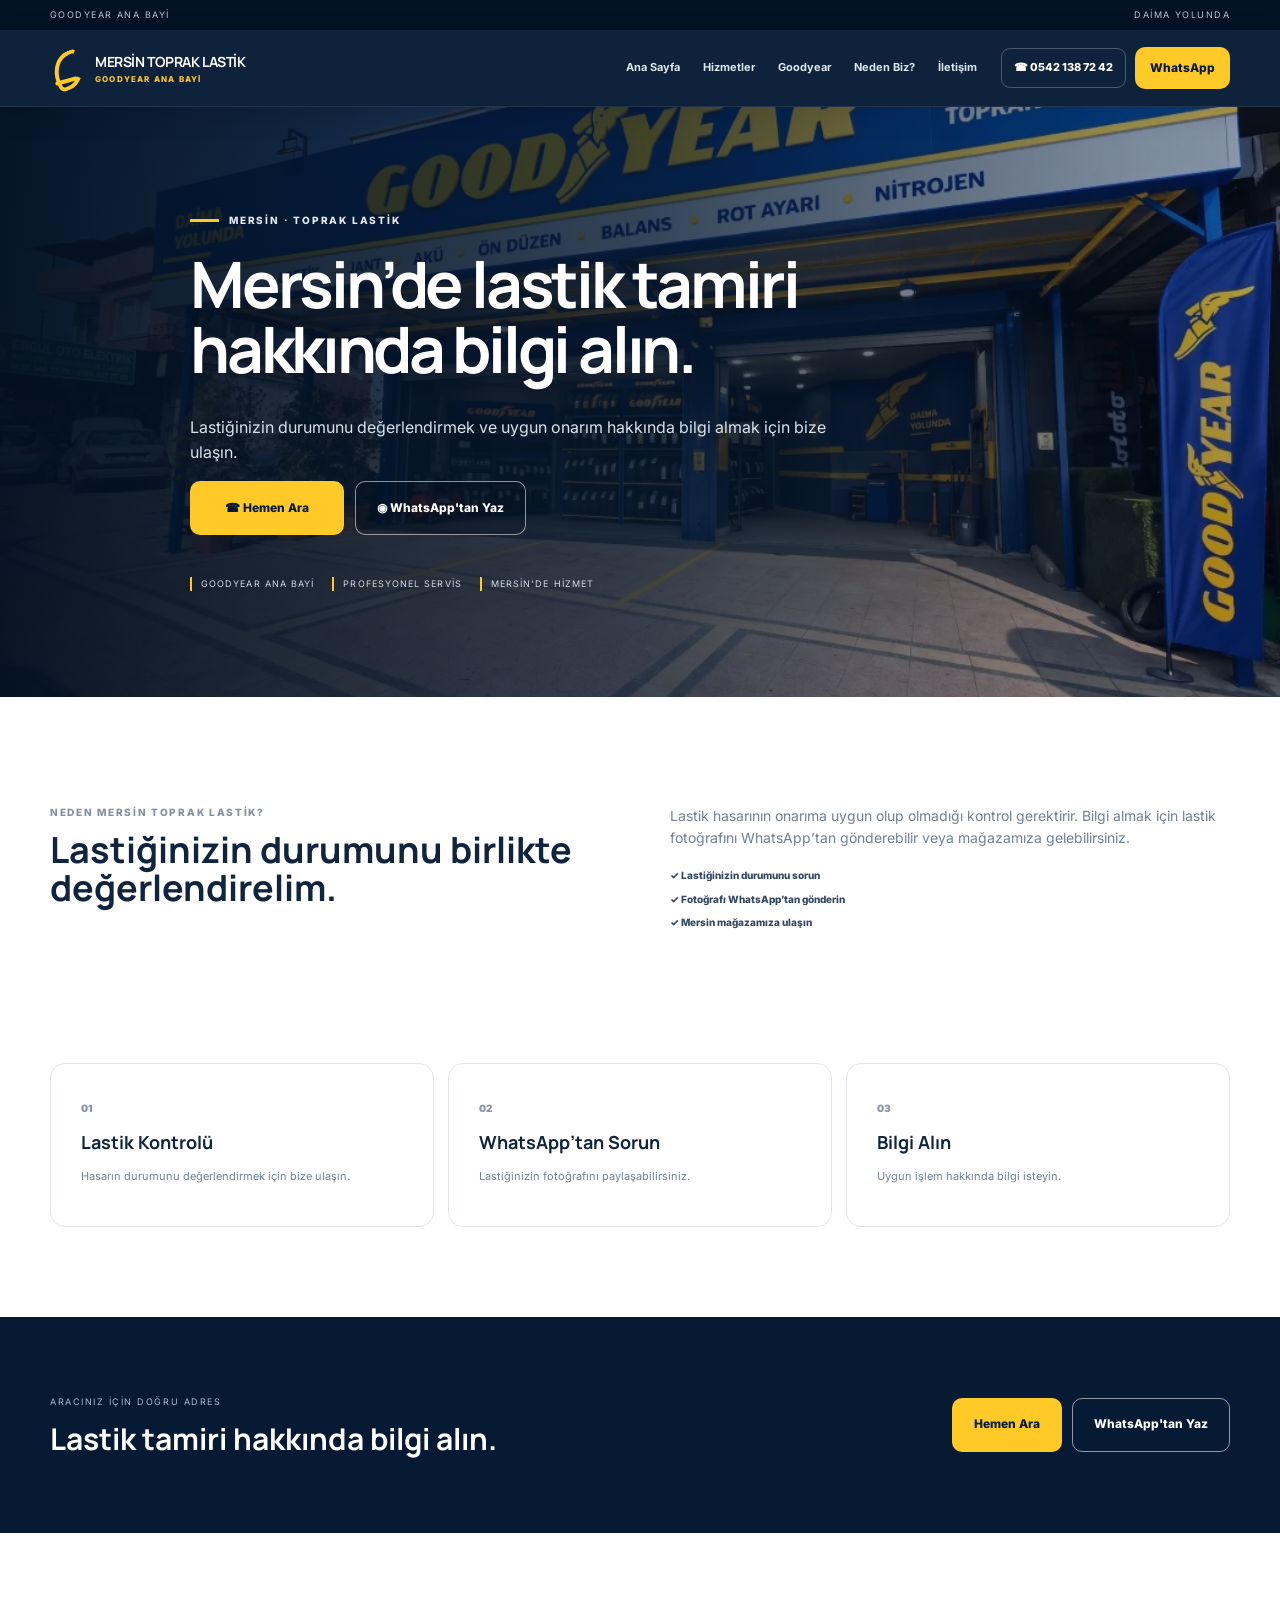
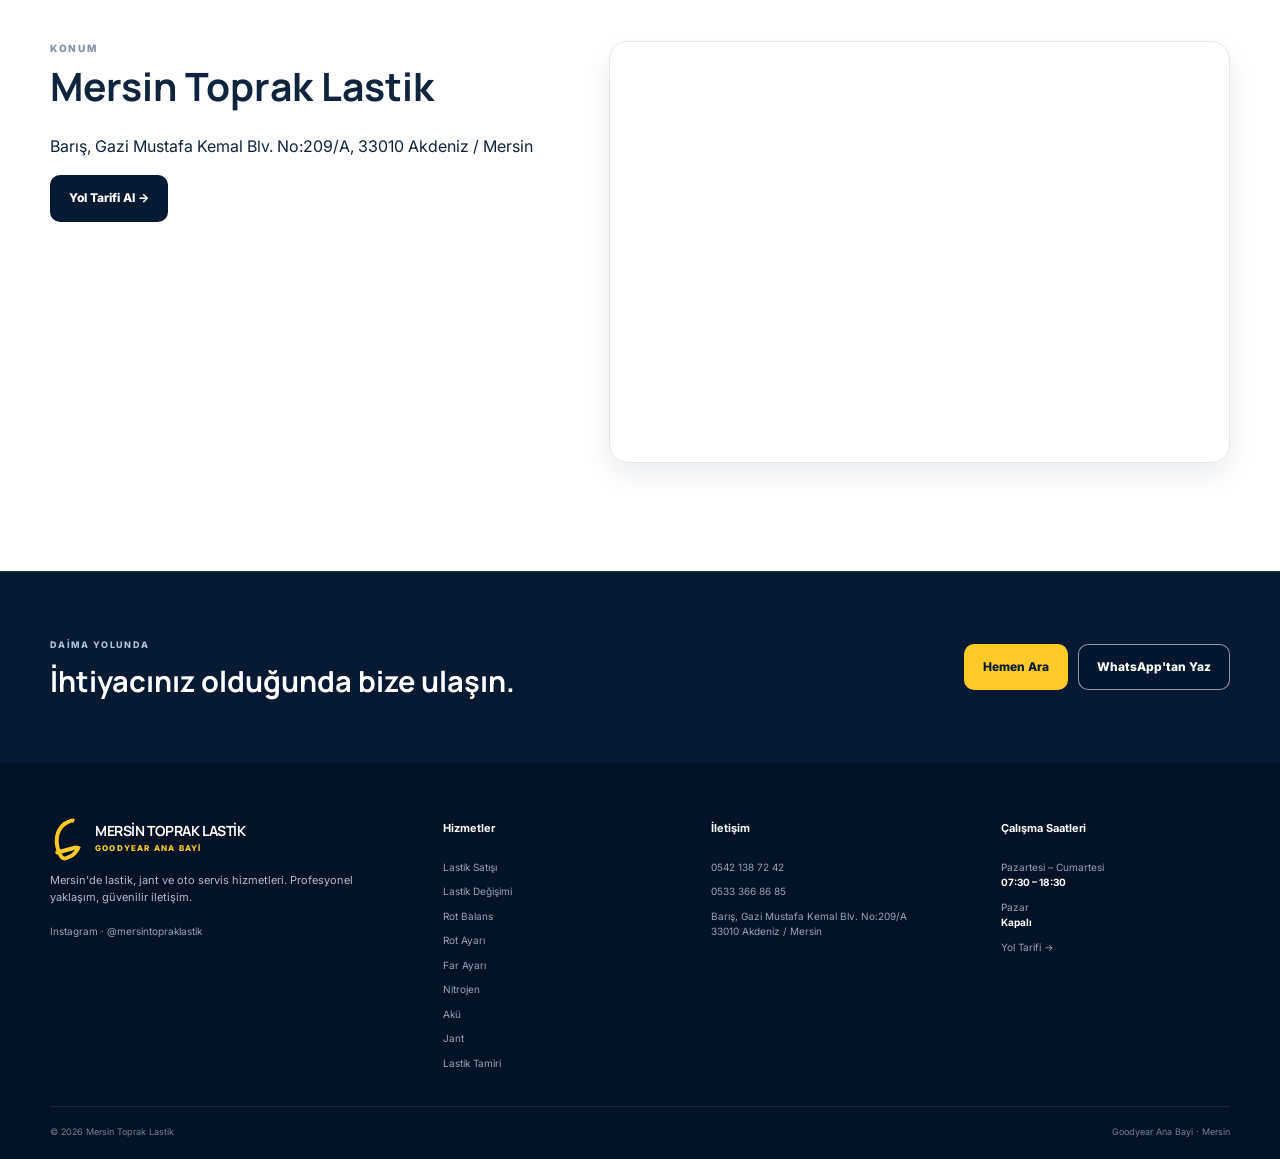
<file: lastik-tamiri/index.html>
<!doctype html><html lang="tr"><head>
<meta charset="utf-8">
<meta name="viewport" content="width=device-width, initial-scale=1">
<meta name="theme-color" content="#061A33">
<meta name="robots" content="index,follow">
<link rel="preconnect" href="https://fonts.googleapis.com">
<link rel="preconnect" href="https://fonts.gstatic.com" crossorigin>
<link href="https://fonts.googleapis.com/css2?family=Inter:wght@400;500;600;700;800&family=Manrope:wght@600;700;800&display=swap" rel="stylesheet">
<link rel="stylesheet" href="/style.css">
<link rel="preload" as="image" href="/assets/toprak-lastik-cephe.webp" fetchpriority="high">
<link rel="canonical" href="https://www.mersintopraklastik.com.tr/lastik-tamiri/">
<title>Mersin Lastik Tamiri | Toprak Lastik</title><meta name="description" content="Mersin lastik tamiri hakkında Mersin Toprak Lastik’ten bilgi alın. Lastiğinizi kontrol ettirmek için telefon veya WhatsApp ile ulaşın.">
<meta property="og:type" content="website"><meta property="og:title" content="Mersin Lastik Tamiri | Toprak Lastik"><meta property="og:description" content="Mersin rot balans hizmeti. Mersin Toprak Lastik ile rot balans ve rot ayarı hakkında bilgi alın."><meta property="og:url" content="https://www.mersintopraklastik.com.tr/lastik-tamiri/"><meta property="og:image" content="https://www.mersintopraklastik.com.tr/assets/toprak-lastik-cephe.webp"><meta property="og:locale" content="tr_TR">
<script type="application/ld+json">{
  "@context":"https://schema.org","@type":"LocalBusiness","additionalType":"https://schema.org/TireShop",
  "name":"Mersin Toprak Lastik","telephone":["+905421387242","+905333668685"],"url":"https://www.mersintopraklastik.com.tr/lastik-tamiri/","image":"https://www.mersintopraklastik.com.tr/assets/toprak-lastik-cephe.webp",
  "address":{"@type":"PostalAddress","streetAddress":"Barış, Gazi Mustafa Kemal Blv. No:209/A","postalCode":"33010","addressLocality":"Akdeniz","addressRegion":"Mersin","addressCountry":"TR"},
  "areaServed":{"@type":"City","name":"Mersin"},
  "openingHoursSpecification":[{"@type":"OpeningHoursSpecification","dayOfWeek":["Monday","Tuesday","Wednesday","Thursday","Friday","Saturday"],"opens":"07:30","closes":"18:30"}],
  "sameAs":["https://www.instagram.com/mersintopraklastik/"]
}</script></head><body>
<div class="topline"><div class="container topline-inner"><span>GOODYEAR ANA BAYİ</span><span>DAİMA YOLUNDA</span></div></div>
<header class="header" id="header">
  <div class="container nav-wrap">
    <a class="brand" href="/" aria-label="Mersin Toprak Lastik ana sayfa">
      <span class="brand-badge"><span></span><i></i></span>
      <span class="brand-copy"><b>MERSİN TOPRAK LASTİK</b><small>GOODYEAR ANA BAYİ</small></span>
    </a>
    <button class="menu-btn" type="button" aria-controls="mainNav" aria-expanded="false" aria-label="Menüyü aç/kapat">☰</button>
    <nav class="nav" id="mainNav" aria-label="Ana menü">
      <a href="/#anasayfa">Ana Sayfa</a>
      <a href="/#hizmetler">Hizmetler</a>
      <a href="/#markalar">Goodyear</a>
      <a href="/#neden-biz">Neden Biz?</a>
      <a href="/#iletisim">İletişim</a>
    </nav>
    <div class="nav-ctas"><a class="phone-mini track-cta" data-cta="phone" href="tel:+905421387242">☎ 0542 138 72 42</a><a class="btn btn-yellow btn-sm track-cta" data-cta="whatsapp" href="https://wa.me/905421387242" target="_blank" rel="noopener">WhatsApp</a></div>
  </div>
</header>

<main>
<section class="lp-hero"><div class="lp-bg"></div><div class="lp-overlay"></div><div class="container lp-content"><span class="eyebrow"><i></i> MERSİN · TOPRAK LASTİK</span><h1>Mersin’de lastik tamiri hakkında bilgi alın.</h1><p>Lastiğinizin durumunu değerlendirmek ve uygun onarım hakkında bilgi almak için bize ulaşın.</p><div class="hero-actions"><a class="btn btn-yellow btn-xl track-cta" data-cta="phone" href="tel:+905421387242">☎ Hemen Ara</a><a class="btn btn-ghost btn-xl track-cta" data-cta="whatsapp" href="https://wa.me/905421387242" target="_blank" rel="noopener">◉ WhatsApp'tan Yaz</a></div><div class="lp-proof"><span>GOODYEAR ANA BAYİ</span><span>PROFESYONEL SERVİS</span><span>MERSİN'DE HİZMET</span></div></div></section>
<section class="lp-section section"><div class="container lp-two"><div><span class="kicker">NEDEN MERSİN TOPRAK LASTİK?</span><h2>Lastiğinizin durumunu birlikte değerlendirelim.</h2></div><div><p>Lastik hasarının onarıma uygun olup olmadığı kontrol gerektirir. Bilgi almak için lastik fotoğrafını WhatsApp’tan gönderebilir veya mağazamıza gelebilirsiniz.</p><div class="detail-list"><span>✓ Lastiğinizin durumunu sorun</span><span>✓ Fotoğrafı WhatsApp’tan gönderin</span><span>✓ Mersin mağazamıza ulaşın</span></div></div></div></section>
<section class="lp-services"><div class="container"><div class="lp-service-grid"><div><span>01</span><h3>Lastik Kontrolü</h3><p>Hasarın durumunu değerlendirmek için bize ulaşın.</p></div><div><span>02</span><h3>WhatsApp’tan Sorun</h3><p>Lastiğinizin fotoğrafını paylaşabilirsiniz.</p></div><div><span>03</span><h3>Bilgi Alın</h3><p>Uygun işlem hakkında bilgi isteyin.</p></div></div></div></section>
<section class="lp-cta"><div class="container"><div><span>ARACINIZ İÇİN DOĞRU ADRES</span><h2>Lastik tamiri hakkında bilgi alın.</h2></div><div class="quick-cta-actions"><a class="btn btn-yellow btn-xl track-cta" data-cta="phone" href="tel:+905421387242">Hemen Ara</a><a class="btn btn-ghost btn-xl track-cta" data-cta="whatsapp" href="https://wa.me/905421387242" target="_blank" rel="noopener">WhatsApp'tan Yaz</a></div></div></section>
<section class="contact section"><div class="container contact-wrap"><div class="contact-copy"><span class="kicker">KONUM</span><h2>Mersin Toprak Lastik</h2><p>Barış, Gazi Mustafa Kemal Blv. No:209/A, 33010 Akdeniz / Mersin</p><a class="btn btn-navy" href="https://www.google.com/maps/place/Mersin+Toprak+Lastik-Goodyear+Yetkili+Bayii/@36.8005869,34.61231,559m/data=!3m2!1e3!4b1!4m6!3m5!1s0x1527f30176b6448f:0xa82f6b3eb2f2e875!8m2!3d36.8005826!4d34.6148849!16s%2Fg%2F11xtbkv9j8!5m1!1e1?entry=ttu&g_ep=EgoyMDI2MDkxNi4wIKXMDSoASAFQAw%3D%3D" target="_blank" rel="noopener">Yol Tarifi Al →</a></div><div class="map-frame"><iframe title="Mersin Toprak Lastik konum haritası" src="https://www.google.com/maps?q=Bar%C4%B1%C5%9F%2C%20Gazi%20Mustafa%20Kemal%20Blv.%20No%3A209%2FA%2C%20Akdeniz%2FMersin&output=embed" loading="lazy"></iframe></div></div></section>
</main>
<section class="quick-cta"><div class="container quick-cta-inner"><div><span>DAİMA YOLUNDA</span><h2>İhtiyacınız olduğunda bize ulaşın.</h2></div><div class="quick-cta-actions"><a class="btn btn-yellow track-cta" data-cta="phone" href="tel:+905421387242">Hemen Ara</a><a class="btn btn-ghost track-cta" data-cta="whatsapp" href="https://wa.me/905421387242" target="_blank" rel="noopener">WhatsApp'tan Yaz</a></div></div></section>
<footer class="footer"><div class="container footer-grid">
  <div class="footer-main"><a class="brand" href="/"><span class="brand-badge"><span></span><i></i></span><span class="brand-copy"><b>MERSİN TOPRAK LASTİK</b><small>GOODYEAR ANA BAYİ</small></span></a><p>Mersin'de lastik, jant ve oto servis hizmetleri. Profesyonel yaklaşım, güvenilir iletişim.</p><a class="ig" href="https://www.instagram.com/mersintopraklastik/" target="_blank" rel="noopener">Instagram · @mersintopraklastik</a></div>
  <div><h4>Hizmetler</h4><a href="/lastikci/">Lastik Satışı</a><a href="/lastik-degisimi/">Lastik Değişimi</a><a href="/rot-balans/">Rot Balans</a><a href="/rot-ayari/">Rot Ayarı</a><a href="/far-ayari/">Far Ayarı</a><a href="/nitrojen/">Nitrojen</a><a href="/aku/">Akü</a><a href="/jant/">Jant</a><a href="/lastik-tamiri/">Lastik Tamiri</a></div>
  <div><h4>İletişim</h4><a href="tel:+905421387242">0542 138 72 42</a><a href="tel:+905333668685">0533 366 86 85</a><span>Barış, Gazi Mustafa Kemal Blv. No:209/A<br>33010 Akdeniz / Mersin</span></div>
  <div><h4>Çalışma Saatleri</h4><span>Pazartesi – Cumartesi<br><b>07:30 – 18:30</b></span><span>Pazar<br><b>Kapalı</b></span><a href="/iletisim/">Yol Tarifi →</a></div>
</div><div class="container footer-bottom"><span>© 2026 Mersin Toprak Lastik</span><span>Goodyear Ana Bayi · Mersin</span></div></footer>
<div class="mobile-bar"><a class="track-cta" data-cta="phone" href="tel:+905421387242"><b>☎</b>Ara</a><a class="track-cta" data-cta="whatsapp" href="https://wa.me/905421387242" target="_blank" rel="noopener"><b>◉</b>WhatsApp</a><a class="track-cta" data-cta="directions" href="https://www.google.com/maps/place/Mersin+Toprak+Lastik-Goodyear+Yetkili+Bayii/@36.8005869,34.61231,559m/data=!3m2!1e3!4b1!4m6!3m5!1s0x1527f30176b6448f:0xa82f6b3eb2f2e875!8m2!3d36.8005826!4d34.6148849!16s%2Fg%2F11xtbkv9j8!5m1!1e1?entry=ttu&g_ep=EgoyMDI2MDkxNi4wIKXMDSoASAFQAw%3D%3D" target="_blank" rel="noopener"><b>⌖</b>Yol Tarifi</a></div>
<script src="/script.js" defer></script>
</body></html>
</file>
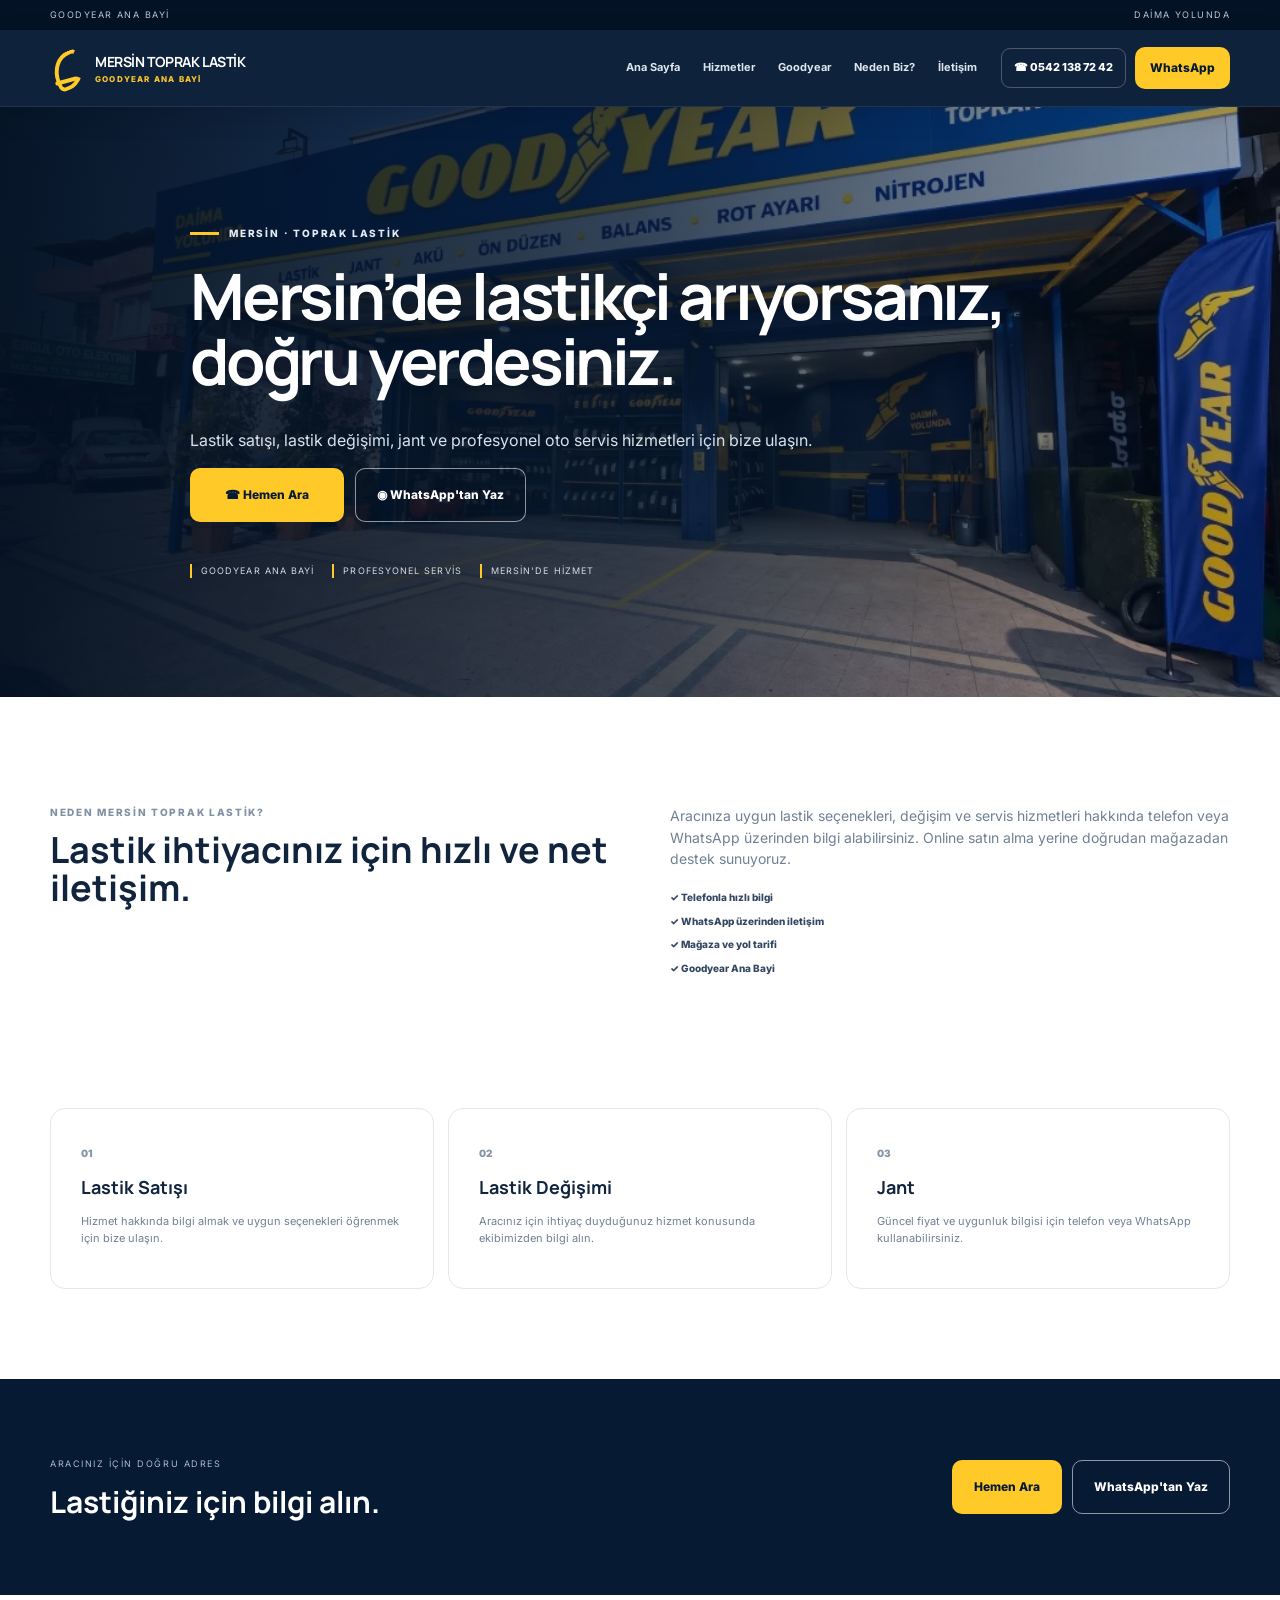
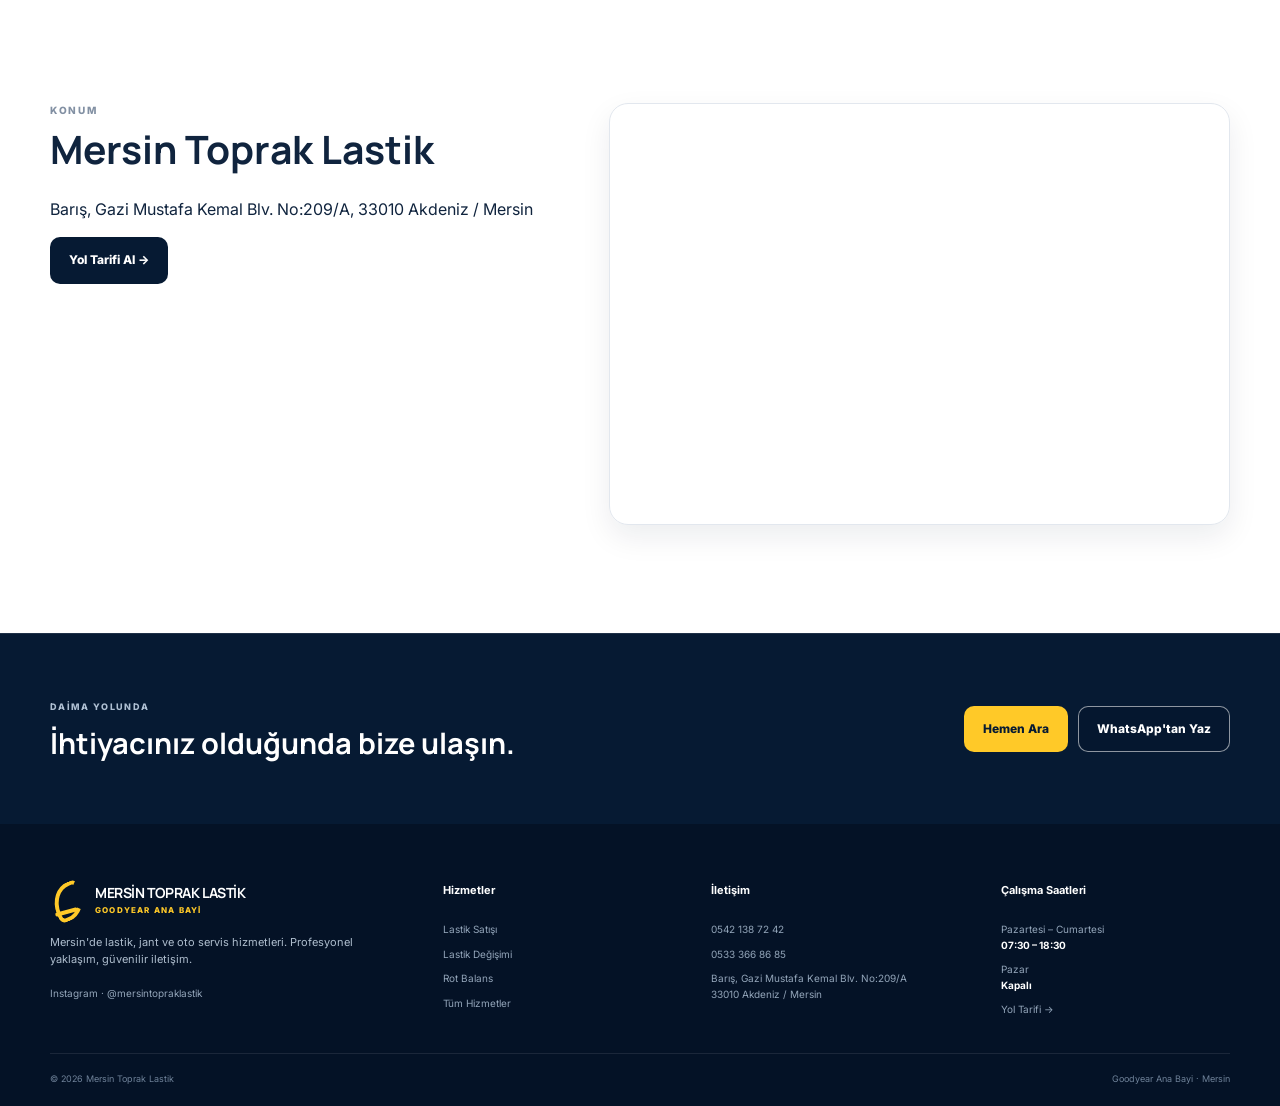
<file: lastikci/index.html>
<!doctype html><html lang="tr"><head>
<meta charset="utf-8">
<meta name="viewport" content="width=device-width, initial-scale=1">
<meta name="theme-color" content="#061A33">
<meta name="robots" content="index,follow">
<link rel="preconnect" href="https://fonts.googleapis.com">
<link rel="preconnect" href="https://fonts.gstatic.com" crossorigin>
<link href="https://fonts.googleapis.com/css2?family=Inter:wght@400;500;600;700;800&family=Manrope:wght@600;700;800&display=swap" rel="stylesheet">
<link rel="stylesheet" href="/style.css">
<link rel="preload" as="image" href="/assets/toprak-lastik-cephe.webp" fetchpriority="high">
<link rel="canonical" href="https://www.mersintopraklastik.com.tr/lastikci/">
<title>Mersin Lastikçi | Mersin Toprak Lastik</title><meta name="description" content="Mersin lastikçi araması için Mersin Toprak Lastik. Goodyear Ana Bayi. Lastik ve oto servis hizmetleri.">
<meta property="og:type" content="website"><meta property="og:title" content="Mersin Lastikçi | Mersin Toprak Lastik"><meta property="og:description" content="Mersin lastikçi araması için Mersin Toprak Lastik. Goodyear Ana Bayi."><meta property="og:url" content="https://www.mersintopraklastik.com.tr/lastikci/"><meta property="og:image" content="https://www.mersintopraklastik.com.tr/assets/toprak-lastik-cephe.webp"><meta property="og:locale" content="tr_TR">
<script type="application/ld+json">{
  "@context":"https://schema.org","@type":"LocalBusiness","additionalType":"https://schema.org/TireShop",
  "name":"Mersin Toprak Lastik","telephone":["+905421387242","+905333668685"],"url":"https://www.mersintopraklastik.com.tr/lastikci/","image":"https://www.mersintopraklastik.com.tr/assets/toprak-lastik-cephe.webp",
  "address":{"@type":"PostalAddress","streetAddress":"Barış, Gazi Mustafa Kemal Blv. No:209/A","postalCode":"33010","addressLocality":"Akdeniz","addressRegion":"Mersin","addressCountry":"TR"},
  "areaServed":{"@type":"City","name":"Mersin"},
  "openingHoursSpecification":[{"@type":"OpeningHoursSpecification","dayOfWeek":["Monday","Tuesday","Wednesday","Thursday","Friday","Saturday"],"opens":"07:30","closes":"18:30"}],
  "sameAs":["https://www.instagram.com/mersintopraklastik/"]
}</script></head><body>
<div class="topline"><div class="container topline-inner"><span>GOODYEAR ANA BAYİ</span><span>DAİMA YOLUNDA</span></div></div>
<header class="header" id="header">
  <div class="container nav-wrap">
    <a class="brand" href="/" aria-label="Mersin Toprak Lastik ana sayfa">
      <span class="brand-badge"><span></span><i></i></span>
      <span class="brand-copy"><b>MERSİN TOPRAK LASTİK</b><small>GOODYEAR ANA BAYİ</small></span>
    </a>
    <button class="menu-btn" type="button" aria-controls="mainNav" aria-expanded="false" aria-label="Menüyü aç/kapat">☰</button>
    <nav class="nav" id="mainNav" aria-label="Ana menü">
      <a href="/#anasayfa">Ana Sayfa</a>
      <a href="/#hizmetler">Hizmetler</a>
      <a href="/#markalar">Goodyear</a>
      <a href="/#neden-biz">Neden Biz?</a>
      <a href="/#iletisim">İletişim</a>
    </nav>
    <div class="nav-ctas"><a class="phone-mini track-cta" data-cta="phone" href="tel:+905421387242">☎ 0542 138 72 42</a><a class="btn btn-yellow btn-sm track-cta" data-cta="whatsapp" href="https://wa.me/905421387242" target="_blank" rel="noopener">WhatsApp</a></div>
  </div>
</header>

<main>
<section class="lp-hero"><div class="lp-bg"></div><div class="lp-overlay"></div><div class="container lp-content"><span class="eyebrow"><i></i> MERSİN · TOPRAK LASTİK</span><h1>Mersin’de lastikçi arıyorsanız, doğru yerdesiniz.</h1><p>Lastik satışı, lastik değişimi, jant ve profesyonel oto servis hizmetleri için bize ulaşın.</p><div class="hero-actions"><a class="btn btn-yellow btn-xl track-cta" data-cta="phone" href="tel:+905421387242">☎ Hemen Ara</a><a class="btn btn-ghost btn-xl track-cta" data-cta="whatsapp" href="https://wa.me/905421387242" target="_blank" rel="noopener">◉ WhatsApp'tan Yaz</a></div><div class="lp-proof"><span>GOODYEAR ANA BAYİ</span><span>PROFESYONEL SERVİS</span><span>MERSİN'DE HİZMET</span></div></div></section>
<section class="lp-section section"><div class="container lp-two"><div><span class="kicker">NEDEN MERSİN TOPRAK LASTİK?</span><h2>Lastik ihtiyacınız için hızlı ve net iletişim.</h2></div><div><p>Aracınıza uygun lastik seçenekleri, değişim ve servis hizmetleri hakkında telefon veya WhatsApp üzerinden bilgi alabilirsiniz. Online satın alma yerine doğrudan mağazadan destek sunuyoruz.</p><div class="detail-list"><span>✓ Telefonla hızlı bilgi</span><span>✓ WhatsApp üzerinden iletişim</span><span>✓ Mağaza ve yol tarifi</span><span>✓ Goodyear Ana Bayi</span></div></div></div></section>
<section class="lp-services"><div class="container"><div class="lp-service-grid"><div><span>01</span><h3>Lastik Satışı</h3><p>Hizmet hakkında bilgi almak ve uygun seçenekleri öğrenmek için bize ulaşın.</p></div><div><span>02</span><h3>Lastik Değişimi</h3><p>Aracınız için ihtiyaç duyduğunuz hizmet konusunda ekibimizden bilgi alın.</p></div><div><span>03</span><h3>Jant</h3><p>Güncel fiyat ve uygunluk bilgisi için telefon veya WhatsApp kullanabilirsiniz.</p></div></div></div></section>
<section class="lp-cta"><div class="container"><div><span>ARACINIZ İÇİN DOĞRU ADRES</span><h2>Lastiğiniz için bilgi alın.</h2></div><div class="quick-cta-actions"><a class="btn btn-yellow btn-xl track-cta" data-cta="phone" href="tel:+905421387242">Hemen Ara</a><a class="btn btn-ghost btn-xl track-cta" data-cta="whatsapp" href="https://wa.me/905421387242" target="_blank" rel="noopener">WhatsApp'tan Yaz</a></div></div></section>
<section class="contact section"><div class="container contact-wrap"><div class="contact-copy"><span class="kicker">KONUM</span><h2>Mersin Toprak Lastik</h2><p>Barış, Gazi Mustafa Kemal Blv. No:209/A, 33010 Akdeniz / Mersin</p><a class="btn btn-navy" href="https://www.google.com/maps/place/Mersin+Toprak+Lastik-Goodyear+Yetkili+Bayii/@36.8005869,34.61231,559m/data=!3m2!1e3!4b1!4m6!3m5!1s0x1527f30176b6448f:0xa82f6b3eb2f2e875!8m2!3d36.8005826!4d34.6148849!16s%2Fg%2F11xtbkv9j8!5m1!1e1?entry=ttu&g_ep=EgoyMDI2MDkxNi4wIKXMDSoASAFQAw%3D%3D" target="_blank" rel="noopener">Yol Tarifi Al →</a></div><div class="map-frame"><iframe title="Mersin Toprak Lastik konum haritası" src="https://www.google.com/maps?q=Bar%C4%B1%C5%9F%2C%20Gazi%20Mustafa%20Kemal%20Blv.%20No%3A209%2FA%2C%20Akdeniz%2FMersin&output=embed" loading="lazy"></iframe></div></div></section>
</main>
<section class="quick-cta"><div class="container quick-cta-inner"><div><span>DAİMA YOLUNDA</span><h2>İhtiyacınız olduğunda bize ulaşın.</h2></div><div class="quick-cta-actions"><a class="btn btn-yellow track-cta" data-cta="phone" href="tel:+905421387242">Hemen Ara</a><a class="btn btn-ghost track-cta" data-cta="whatsapp" href="https://wa.me/905421387242" target="_blank" rel="noopener">WhatsApp'tan Yaz</a></div></div></section>
<footer class="footer"><div class="container footer-grid">
  <div class="footer-main"><a class="brand" href="/"><span class="brand-badge"><span></span><i></i></span><span class="brand-copy"><b>MERSİN TOPRAK LASTİK</b><small>GOODYEAR ANA BAYİ</small></span></a><p>Mersin'de lastik, jant ve oto servis hizmetleri. Profesyonel yaklaşım, güvenilir iletişim.</p><a class="ig" href="https://www.instagram.com/mersintopraklastik/" target="_blank" rel="noopener">Instagram · @mersintopraklastik</a></div>
  <div><h4>Hizmetler</h4><a href="/lastikci/">Lastik Satışı</a><a href="/lastik-degisimi/">Lastik Değişimi</a><a href="/rot-balans/">Rot Balans</a><a href="/#hizmetler">Tüm Hizmetler</a></div>
  <div><h4>İletişim</h4><a href="tel:+905421387242">0542 138 72 42</a><a href="tel:+905333668685">0533 366 86 85</a><span>Barış, Gazi Mustafa Kemal Blv. No:209/A<br>33010 Akdeniz / Mersin</span></div>
  <div><h4>Çalışma Saatleri</h4><span>Pazartesi – Cumartesi<br><b>07:30 – 18:30</b></span><span>Pazar<br><b>Kapalı</b></span><a href="/iletisim/">Yol Tarifi →</a></div>
</div><div class="container footer-bottom"><span>© 2026 Mersin Toprak Lastik</span><span>Goodyear Ana Bayi · Mersin</span></div></footer>
<div class="mobile-bar"><a class="track-cta" data-cta="phone" href="tel:+905421387242"><b>☎</b>Ara</a><a class="track-cta" data-cta="whatsapp" href="https://wa.me/905421387242" target="_blank" rel="noopener"><b>◉</b>WhatsApp</a><a class="track-cta" data-cta="directions" href="https://www.google.com/maps/place/Mersin+Toprak+Lastik-Goodyear+Yetkili+Bayii/@36.8005869,34.61231,559m/data=!3m2!1e3!4b1!4m6!3m5!1s0x1527f30176b6448f:0xa82f6b3eb2f2e875!8m2!3d36.8005826!4d34.6148849!16s%2Fg%2F11xtbkv9j8!5m1!1e1?entry=ttu&g_ep=EgoyMDI2MDkxNi4wIKXMDSoASAFQAw%3D%3D" target="_blank" rel="noopener"><b>⌖</b>Yol Tarifi</a></div>
<script src="/script.js" defer></script>
</body></html>
</file>
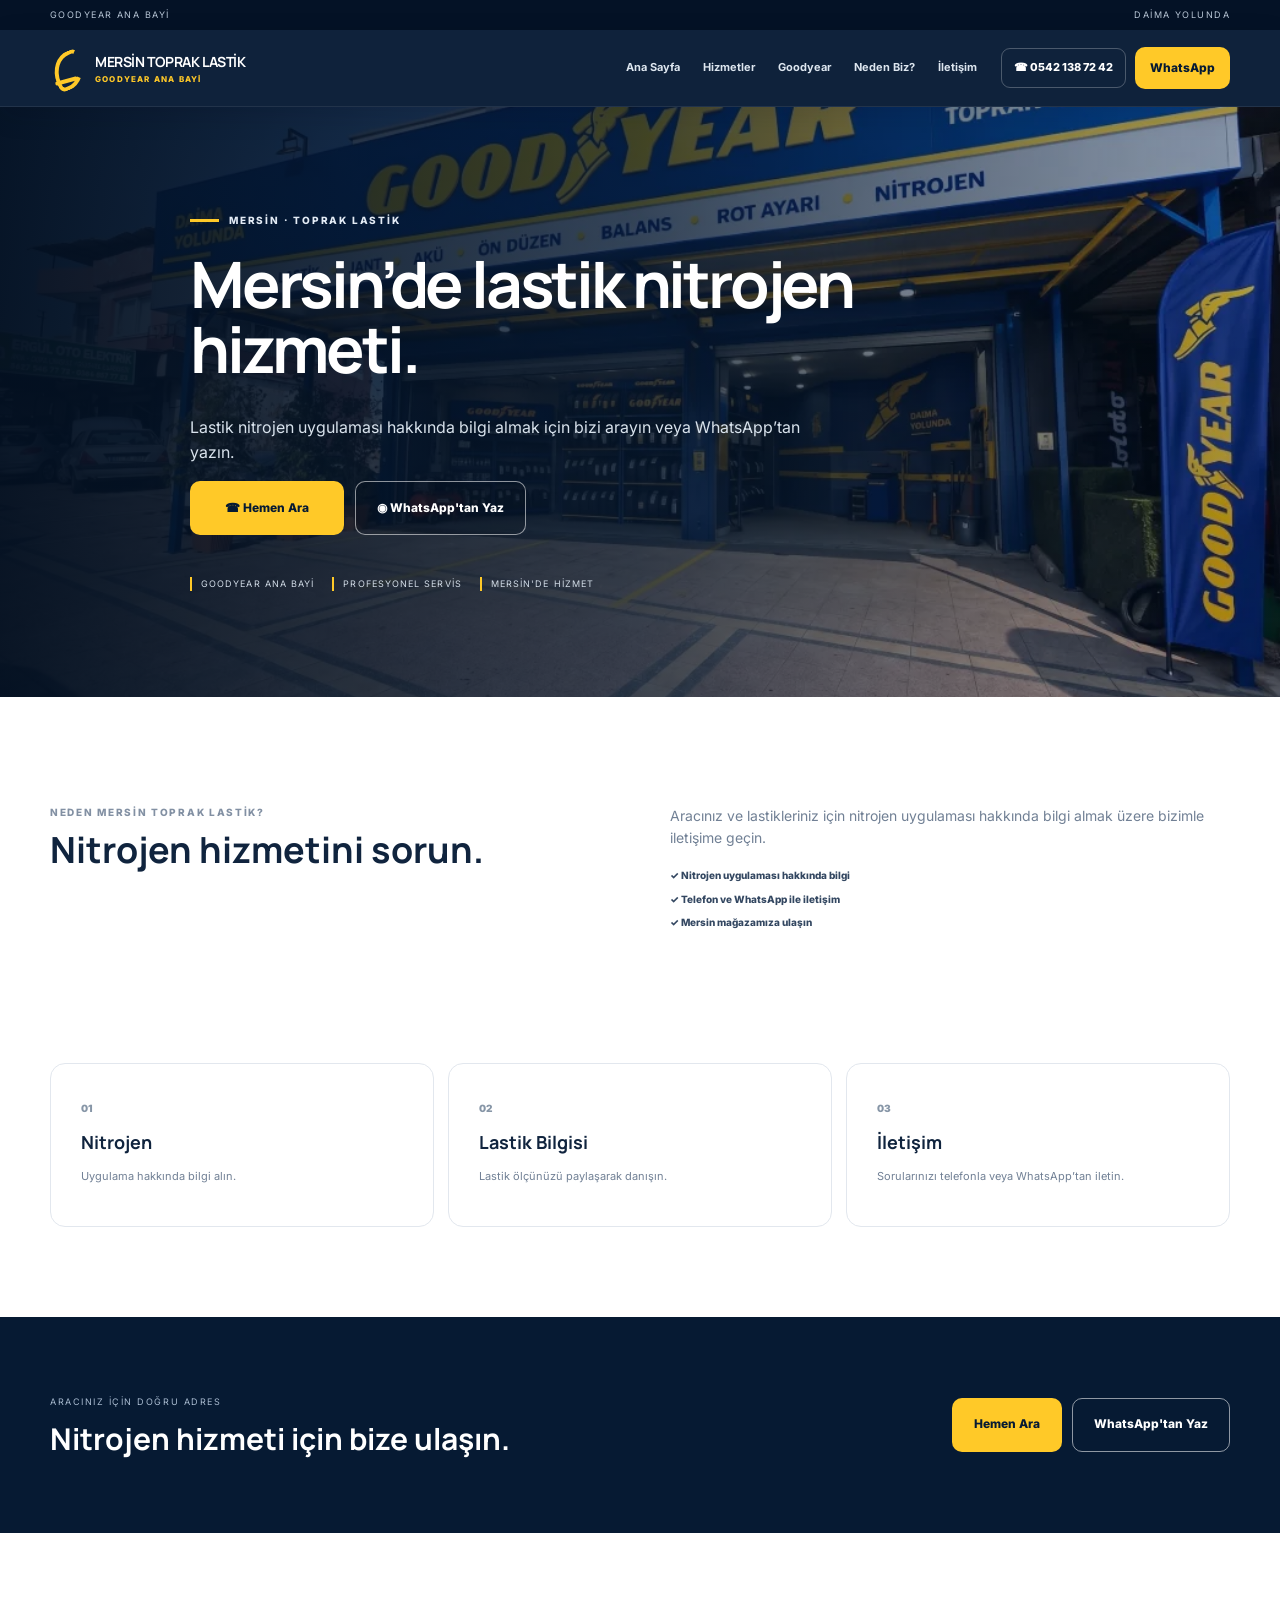
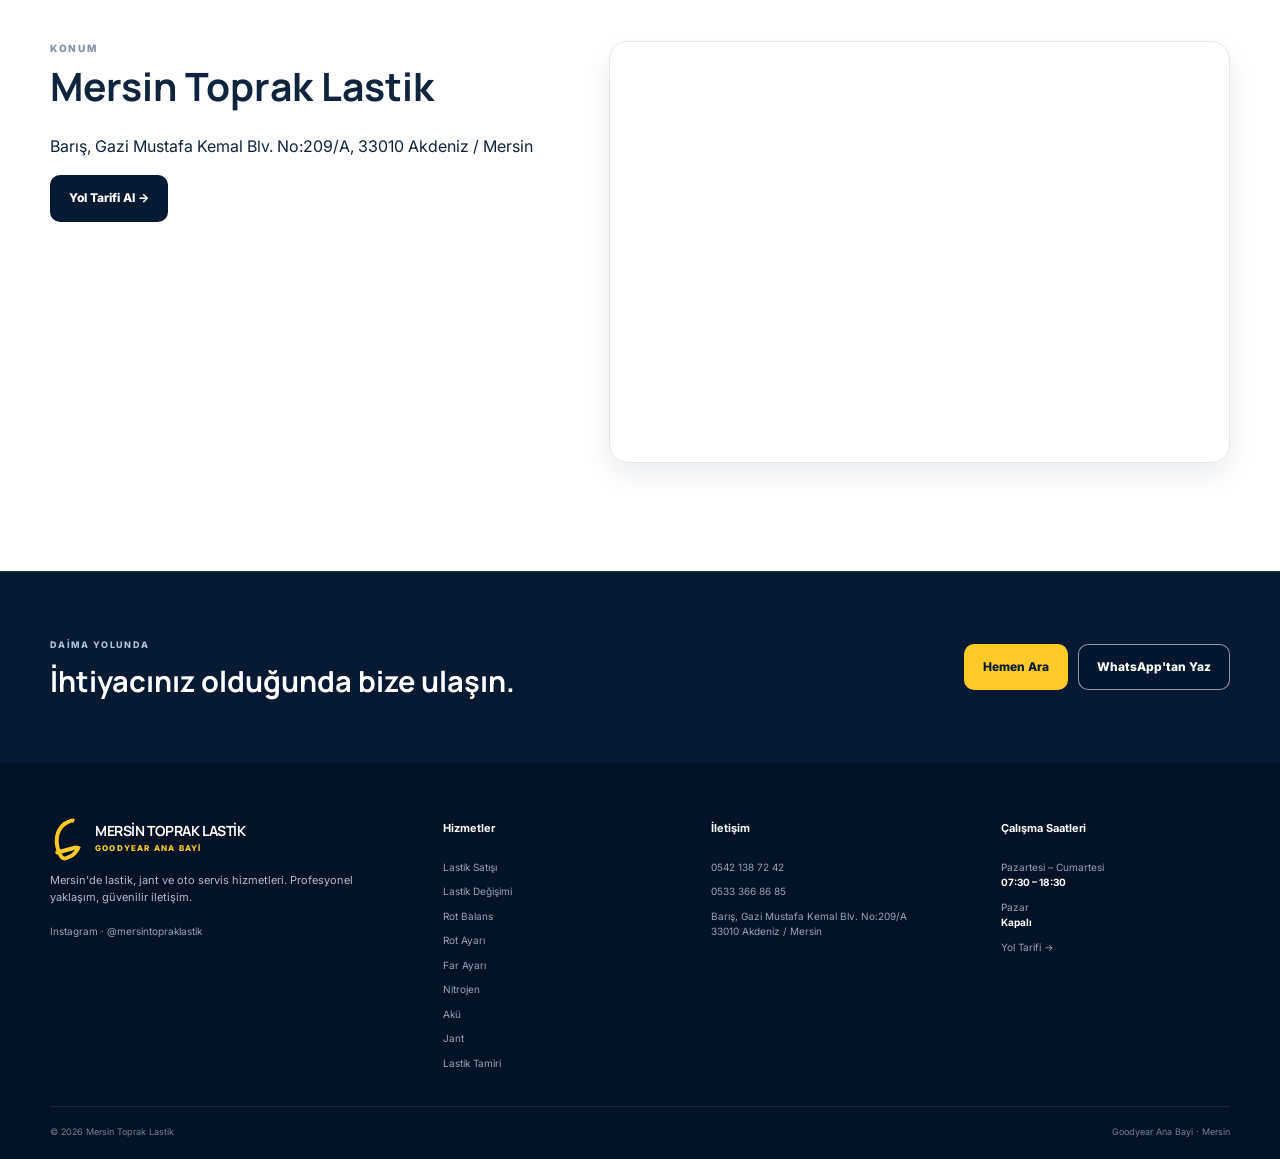
<file: nitrojen/index.html>
<!doctype html><html lang="tr"><head>
<meta charset="utf-8">
<meta name="viewport" content="width=device-width, initial-scale=1">
<meta name="theme-color" content="#061A33">
<meta name="robots" content="index,follow">
<link rel="preconnect" href="https://fonts.googleapis.com">
<link rel="preconnect" href="https://fonts.gstatic.com" crossorigin>
<link href="https://fonts.googleapis.com/css2?family=Inter:wght@400;500;600;700;800&family=Manrope:wght@600;700;800&display=swap" rel="stylesheet">
<link rel="stylesheet" href="/style.css">
<link rel="preload" as="image" href="/assets/toprak-lastik-cephe.webp" fetchpriority="high">
<link rel="canonical" href="https://www.mersintopraklastik.com.tr/nitrojen/">
<title>Mersin Lastik Nitrojen Dolumu | Toprak Lastik</title><meta name="description" content="Mersin’de lastik nitrojen hizmeti hakkında Mersin Toprak Lastik’ten bilgi alın.">
<meta property="og:type" content="website"><meta property="og:title" content="Mersin Lastik Nitrojen Dolumu | Toprak Lastik"><meta property="og:description" content="Mersin rot balans hizmeti. Mersin Toprak Lastik ile rot balans ve rot ayarı hakkında bilgi alın."><meta property="og:url" content="https://www.mersintopraklastik.com.tr/nitrojen/"><meta property="og:image" content="https://www.mersintopraklastik.com.tr/assets/toprak-lastik-cephe.webp"><meta property="og:locale" content="tr_TR">
<script type="application/ld+json">{
  "@context":"https://schema.org","@type":"LocalBusiness","additionalType":"https://schema.org/TireShop",
  "name":"Mersin Toprak Lastik","telephone":["+905421387242","+905333668685"],"url":"https://www.mersintopraklastik.com.tr/nitrojen/","image":"https://www.mersintopraklastik.com.tr/assets/toprak-lastik-cephe.webp",
  "address":{"@type":"PostalAddress","streetAddress":"Barış, Gazi Mustafa Kemal Blv. No:209/A","postalCode":"33010","addressLocality":"Akdeniz","addressRegion":"Mersin","addressCountry":"TR"},
  "areaServed":{"@type":"City","name":"Mersin"},
  "openingHoursSpecification":[{"@type":"OpeningHoursSpecification","dayOfWeek":["Monday","Tuesday","Wednesday","Thursday","Friday","Saturday"],"opens":"07:30","closes":"18:30"}],
  "sameAs":["https://www.instagram.com/mersintopraklastik/"]
}</script></head><body>
<div class="topline"><div class="container topline-inner"><span>GOODYEAR ANA BAYİ</span><span>DAİMA YOLUNDA</span></div></div>
<header class="header" id="header">
  <div class="container nav-wrap">
    <a class="brand" href="/" aria-label="Mersin Toprak Lastik ana sayfa">
      <span class="brand-badge"><span></span><i></i></span>
      <span class="brand-copy"><b>MERSİN TOPRAK LASTİK</b><small>GOODYEAR ANA BAYİ</small></span>
    </a>
    <button class="menu-btn" type="button" aria-controls="mainNav" aria-expanded="false" aria-label="Menüyü aç/kapat">☰</button>
    <nav class="nav" id="mainNav" aria-label="Ana menü">
      <a href="/#anasayfa">Ana Sayfa</a>
      <a href="/#hizmetler">Hizmetler</a>
      <a href="/#markalar">Goodyear</a>
      <a href="/#neden-biz">Neden Biz?</a>
      <a href="/#iletisim">İletişim</a>
    </nav>
    <div class="nav-ctas"><a class="phone-mini track-cta" data-cta="phone" href="tel:+905421387242">☎ 0542 138 72 42</a><a class="btn btn-yellow btn-sm track-cta" data-cta="whatsapp" href="https://wa.me/905421387242" target="_blank" rel="noopener">WhatsApp</a></div>
  </div>
</header>

<main>
<section class="lp-hero"><div class="lp-bg"></div><div class="lp-overlay"></div><div class="container lp-content"><span class="eyebrow"><i></i> MERSİN · TOPRAK LASTİK</span><h1>Mersin’de lastik nitrojen hizmeti.</h1><p>Lastik nitrojen uygulaması hakkında bilgi almak için bizi arayın veya WhatsApp’tan yazın.</p><div class="hero-actions"><a class="btn btn-yellow btn-xl track-cta" data-cta="phone" href="tel:+905421387242">☎ Hemen Ara</a><a class="btn btn-ghost btn-xl track-cta" data-cta="whatsapp" href="https://wa.me/905421387242" target="_blank" rel="noopener">◉ WhatsApp'tan Yaz</a></div><div class="lp-proof"><span>GOODYEAR ANA BAYİ</span><span>PROFESYONEL SERVİS</span><span>MERSİN'DE HİZMET</span></div></div></section>
<section class="lp-section section"><div class="container lp-two"><div><span class="kicker">NEDEN MERSİN TOPRAK LASTİK?</span><h2>Nitrojen hizmetini sorun.</h2></div><div><p>Aracınız ve lastikleriniz için nitrojen uygulaması hakkında bilgi almak üzere bizimle iletişime geçin.</p><div class="detail-list"><span>✓ Nitrojen uygulaması hakkında bilgi</span><span>✓ Telefon ve WhatsApp ile iletişim</span><span>✓ Mersin mağazamıza ulaşın</span></div></div></div></section>
<section class="lp-services"><div class="container"><div class="lp-service-grid"><div><span>01</span><h3>Nitrojen</h3><p>Uygulama hakkında bilgi alın.</p></div><div><span>02</span><h3>Lastik Bilgisi</h3><p>Lastik ölçünüzü paylaşarak danışın.</p></div><div><span>03</span><h3>İletişim</h3><p>Sorularınızı telefonla veya WhatsApp’tan iletin.</p></div></div></div></section>
<section class="lp-cta"><div class="container"><div><span>ARACINIZ İÇİN DOĞRU ADRES</span><h2>Nitrojen hizmeti için bize ulaşın.</h2></div><div class="quick-cta-actions"><a class="btn btn-yellow btn-xl track-cta" data-cta="phone" href="tel:+905421387242">Hemen Ara</a><a class="btn btn-ghost btn-xl track-cta" data-cta="whatsapp" href="https://wa.me/905421387242" target="_blank" rel="noopener">WhatsApp'tan Yaz</a></div></div></section>
<section class="contact section"><div class="container contact-wrap"><div class="contact-copy"><span class="kicker">KONUM</span><h2>Mersin Toprak Lastik</h2><p>Barış, Gazi Mustafa Kemal Blv. No:209/A, 33010 Akdeniz / Mersin</p><a class="btn btn-navy" href="https://www.google.com/maps/place/Mersin+Toprak+Lastik-Goodyear+Yetkili+Bayii/@36.8005869,34.61231,559m/data=!3m2!1e3!4b1!4m6!3m5!1s0x1527f30176b6448f:0xa82f6b3eb2f2e875!8m2!3d36.8005826!4d34.6148849!16s%2Fg%2F11xtbkv9j8!5m1!1e1?entry=ttu&g_ep=EgoyMDI2MDkxNi4wIKXMDSoASAFQAw%3D%3D" target="_blank" rel="noopener">Yol Tarifi Al →</a></div><div class="map-frame"><iframe title="Mersin Toprak Lastik konum haritası" src="https://www.google.com/maps?q=Bar%C4%B1%C5%9F%2C%20Gazi%20Mustafa%20Kemal%20Blv.%20No%3A209%2FA%2C%20Akdeniz%2FMersin&output=embed" loading="lazy"></iframe></div></div></section>
</main>
<section class="quick-cta"><div class="container quick-cta-inner"><div><span>DAİMA YOLUNDA</span><h2>İhtiyacınız olduğunda bize ulaşın.</h2></div><div class="quick-cta-actions"><a class="btn btn-yellow track-cta" data-cta="phone" href="tel:+905421387242">Hemen Ara</a><a class="btn btn-ghost track-cta" data-cta="whatsapp" href="https://wa.me/905421387242" target="_blank" rel="noopener">WhatsApp'tan Yaz</a></div></div></section>
<footer class="footer"><div class="container footer-grid">
  <div class="footer-main"><a class="brand" href="/"><span class="brand-badge"><span></span><i></i></span><span class="brand-copy"><b>MERSİN TOPRAK LASTİK</b><small>GOODYEAR ANA BAYİ</small></span></a><p>Mersin'de lastik, jant ve oto servis hizmetleri. Profesyonel yaklaşım, güvenilir iletişim.</p><a class="ig" href="https://www.instagram.com/mersintopraklastik/" target="_blank" rel="noopener">Instagram · @mersintopraklastik</a></div>
  <div><h4>Hizmetler</h4><a href="/lastikci/">Lastik Satışı</a><a href="/lastik-degisimi/">Lastik Değişimi</a><a href="/rot-balans/">Rot Balans</a><a href="/rot-ayari/">Rot Ayarı</a><a href="/far-ayari/">Far Ayarı</a><a href="/nitrojen/">Nitrojen</a><a href="/aku/">Akü</a><a href="/jant/">Jant</a><a href="/lastik-tamiri/">Lastik Tamiri</a></div>
  <div><h4>İletişim</h4><a href="tel:+905421387242">0542 138 72 42</a><a href="tel:+905333668685">0533 366 86 85</a><span>Barış, Gazi Mustafa Kemal Blv. No:209/A<br>33010 Akdeniz / Mersin</span></div>
  <div><h4>Çalışma Saatleri</h4><span>Pazartesi – Cumartesi<br><b>07:30 – 18:30</b></span><span>Pazar<br><b>Kapalı</b></span><a href="/iletisim/">Yol Tarifi →</a></div>
</div><div class="container footer-bottom"><span>© 2026 Mersin Toprak Lastik</span><span>Goodyear Ana Bayi · Mersin</span></div></footer>
<div class="mobile-bar"><a class="track-cta" data-cta="phone" href="tel:+905421387242"><b>☎</b>Ara</a><a class="track-cta" data-cta="whatsapp" href="https://wa.me/905421387242" target="_blank" rel="noopener"><b>◉</b>WhatsApp</a><a class="track-cta" data-cta="directions" href="https://www.google.com/maps/place/Mersin+Toprak+Lastik-Goodyear+Yetkili+Bayii/@36.8005869,34.61231,559m/data=!3m2!1e3!4b1!4m6!3m5!1s0x1527f30176b6448f:0xa82f6b3eb2f2e875!8m2!3d36.8005826!4d34.6148849!16s%2Fg%2F11xtbkv9j8!5m1!1e1?entry=ttu&g_ep=EgoyMDI2MDkxNi4wIKXMDSoASAFQAw%3D%3D" target="_blank" rel="noopener"><b>⌖</b>Yol Tarifi</a></div>
<script src="/script.js" defer></script>
</body></html>
</file>
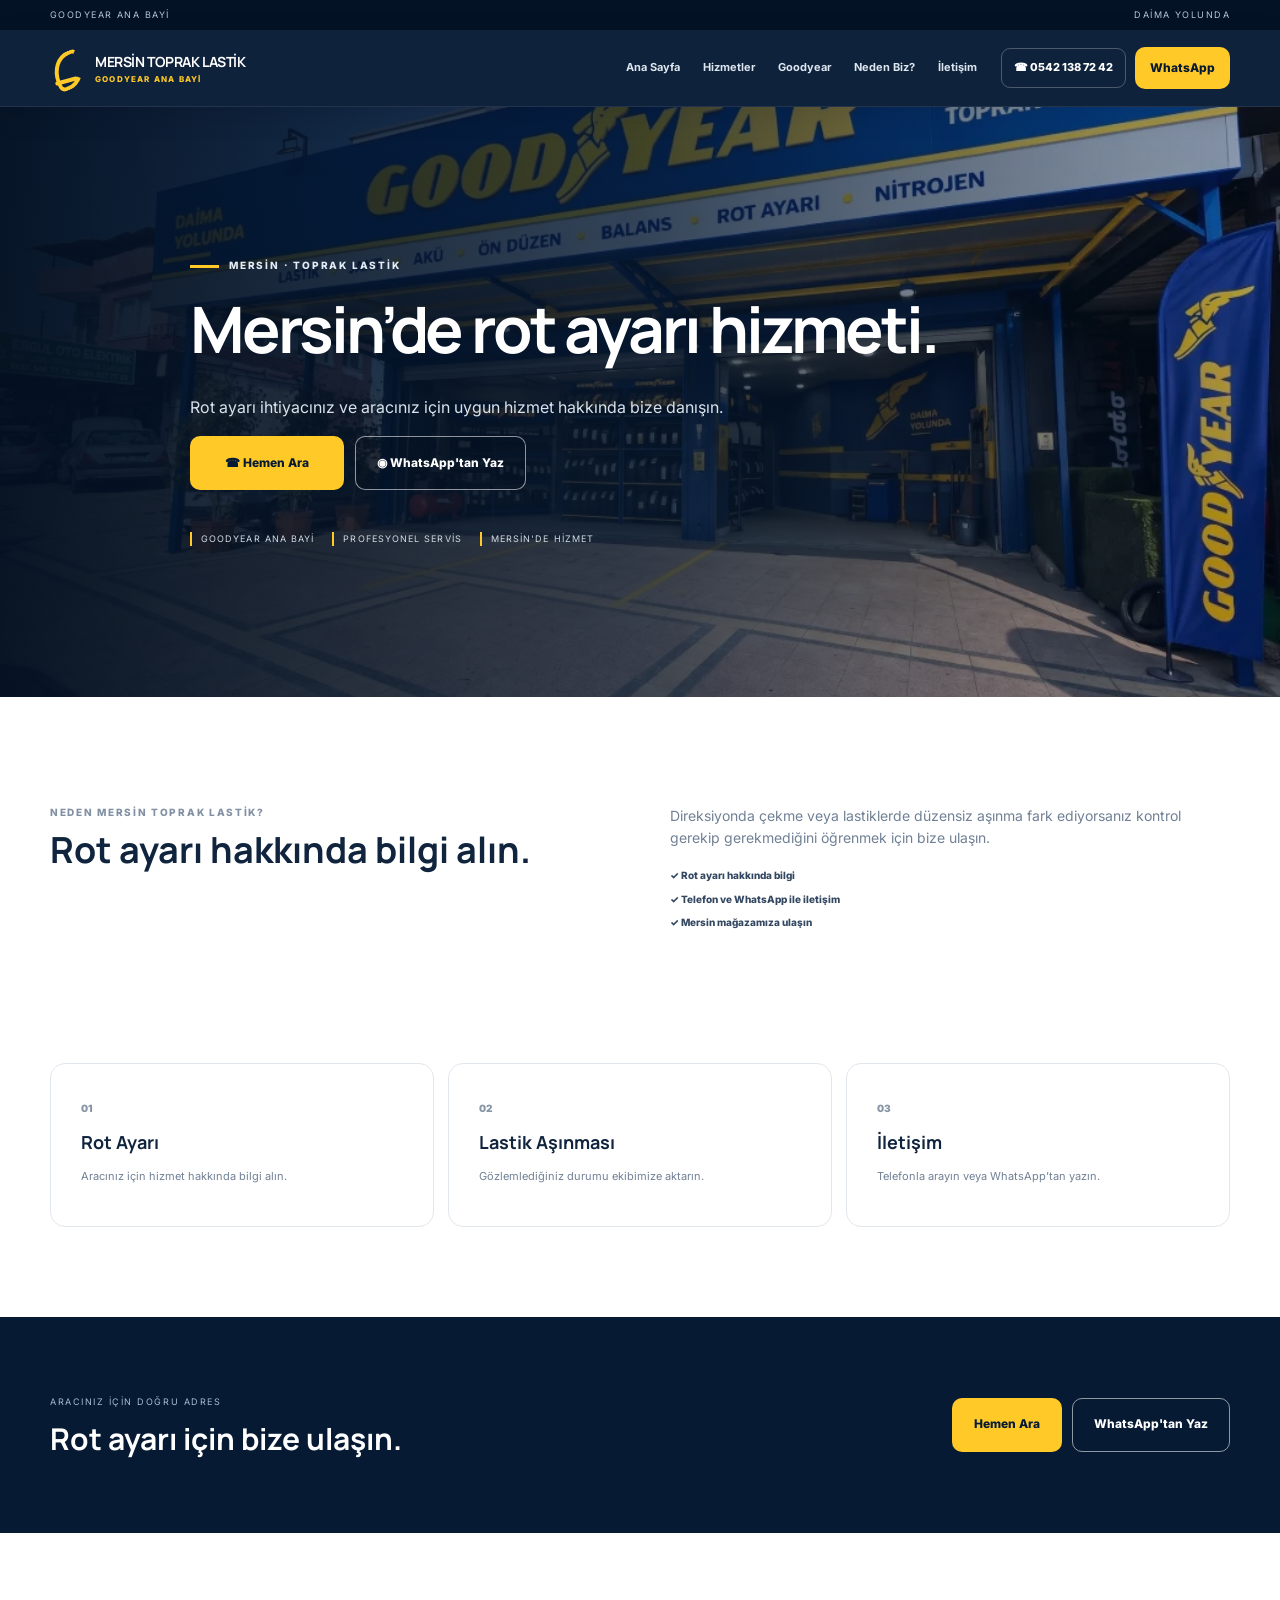
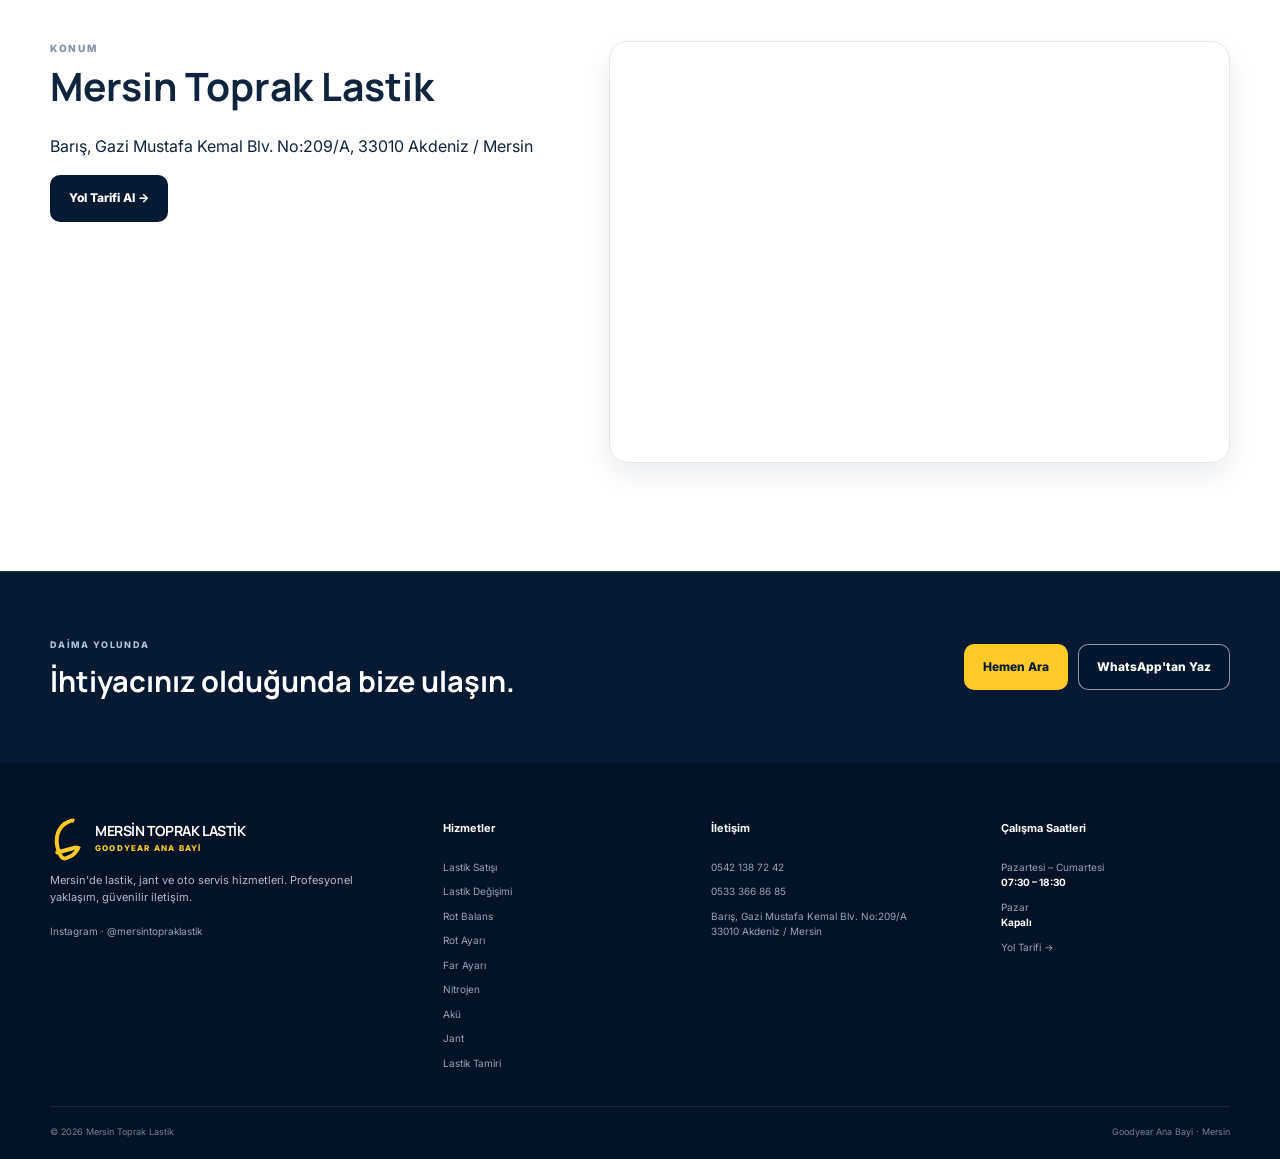
<file: rot-ayari/index.html>
<!doctype html><html lang="tr"><head>
<meta charset="utf-8">
<meta name="viewport" content="width=device-width, initial-scale=1">
<meta name="theme-color" content="#061A33">
<meta name="robots" content="index,follow">
<link rel="preconnect" href="https://fonts.googleapis.com">
<link rel="preconnect" href="https://fonts.gstatic.com" crossorigin>
<link href="https://fonts.googleapis.com/css2?family=Inter:wght@400;500;600;700;800&family=Manrope:wght@600;700;800&display=swap" rel="stylesheet">
<link rel="stylesheet" href="/style.css">
<link rel="preload" as="image" href="/assets/toprak-lastik-cephe.webp" fetchpriority="high">
<link rel="canonical" href="https://www.mersintopraklastik.com.tr/rot-ayari/">
<title>Mersin Rot Ayarı | Toprak Lastik</title><meta name="description" content="Mersin rot ayarı hizmeti hakkında bilgi alın. Mersin Toprak Lastik ile telefon veya WhatsApp üzerinden iletişime geçin.">
<meta property="og:type" content="website"><meta property="og:title" content="Mersin Rot Ayarı | Toprak Lastik"><meta property="og:description" content="Mersin rot balans hizmeti. Mersin Toprak Lastik ile rot balans ve rot ayarı hakkında bilgi alın."><meta property="og:url" content="https://www.mersintopraklastik.com.tr/rot-ayari/"><meta property="og:image" content="https://www.mersintopraklastik.com.tr/assets/toprak-lastik-cephe.webp"><meta property="og:locale" content="tr_TR">
<script type="application/ld+json">{
  "@context":"https://schema.org","@type":"LocalBusiness","additionalType":"https://schema.org/TireShop",
  "name":"Mersin Toprak Lastik","telephone":["+905421387242","+905333668685"],"url":"https://www.mersintopraklastik.com.tr/rot-ayari/","image":"https://www.mersintopraklastik.com.tr/assets/toprak-lastik-cephe.webp",
  "address":{"@type":"PostalAddress","streetAddress":"Barış, Gazi Mustafa Kemal Blv. No:209/A","postalCode":"33010","addressLocality":"Akdeniz","addressRegion":"Mersin","addressCountry":"TR"},
  "areaServed":{"@type":"City","name":"Mersin"},
  "openingHoursSpecification":[{"@type":"OpeningHoursSpecification","dayOfWeek":["Monday","Tuesday","Wednesday","Thursday","Friday","Saturday"],"opens":"07:30","closes":"18:30"}],
  "sameAs":["https://www.instagram.com/mersintopraklastik/"]
}</script></head><body>
<div class="topline"><div class="container topline-inner"><span>GOODYEAR ANA BAYİ</span><span>DAİMA YOLUNDA</span></div></div>
<header class="header" id="header">
  <div class="container nav-wrap">
    <a class="brand" href="/" aria-label="Mersin Toprak Lastik ana sayfa">
      <span class="brand-badge"><span></span><i></i></span>
      <span class="brand-copy"><b>MERSİN TOPRAK LASTİK</b><small>GOODYEAR ANA BAYİ</small></span>
    </a>
    <button class="menu-btn" type="button" aria-controls="mainNav" aria-expanded="false" aria-label="Menüyü aç/kapat">☰</button>
    <nav class="nav" id="mainNav" aria-label="Ana menü">
      <a href="/#anasayfa">Ana Sayfa</a>
      <a href="/#hizmetler">Hizmetler</a>
      <a href="/#markalar">Goodyear</a>
      <a href="/#neden-biz">Neden Biz?</a>
      <a href="/#iletisim">İletişim</a>
    </nav>
    <div class="nav-ctas"><a class="phone-mini track-cta" data-cta="phone" href="tel:+905421387242">☎ 0542 138 72 42</a><a class="btn btn-yellow btn-sm track-cta" data-cta="whatsapp" href="https://wa.me/905421387242" target="_blank" rel="noopener">WhatsApp</a></div>
  </div>
</header>

<main>
<section class="lp-hero"><div class="lp-bg"></div><div class="lp-overlay"></div><div class="container lp-content"><span class="eyebrow"><i></i> MERSİN · TOPRAK LASTİK</span><h1>Mersin’de rot ayarı hizmeti.</h1><p>Rot ayarı ihtiyacınız ve aracınız için uygun hizmet hakkında bize danışın.</p><div class="hero-actions"><a class="btn btn-yellow btn-xl track-cta" data-cta="phone" href="tel:+905421387242">☎ Hemen Ara</a><a class="btn btn-ghost btn-xl track-cta" data-cta="whatsapp" href="https://wa.me/905421387242" target="_blank" rel="noopener">◉ WhatsApp'tan Yaz</a></div><div class="lp-proof"><span>GOODYEAR ANA BAYİ</span><span>PROFESYONEL SERVİS</span><span>MERSİN'DE HİZMET</span></div></div></section>
<section class="lp-section section"><div class="container lp-two"><div><span class="kicker">NEDEN MERSİN TOPRAK LASTİK?</span><h2>Rot ayarı hakkında bilgi alın.</h2></div><div><p>Direksiyonda çekme veya lastiklerde düzensiz aşınma fark ediyorsanız kontrol gerekip gerekmediğini öğrenmek için bize ulaşın.</p><div class="detail-list"><span>✓ Rot ayarı hakkında bilgi</span><span>✓ Telefon ve WhatsApp ile iletişim</span><span>✓ Mersin mağazamıza ulaşın</span></div></div></div></section>
<section class="lp-services"><div class="container"><div class="lp-service-grid"><div><span>01</span><h3>Rot Ayarı</h3><p>Aracınız için hizmet hakkında bilgi alın.</p></div><div><span>02</span><h3>Lastik Aşınması</h3><p>Gözlemlediğiniz durumu ekibimize aktarın.</p></div><div><span>03</span><h3>İletişim</h3><p>Telefonla arayın veya WhatsApp’tan yazın.</p></div></div></div></section>
<section class="lp-cta"><div class="container"><div><span>ARACINIZ İÇİN DOĞRU ADRES</span><h2>Rot ayarı için bize ulaşın.</h2></div><div class="quick-cta-actions"><a class="btn btn-yellow btn-xl track-cta" data-cta="phone" href="tel:+905421387242">Hemen Ara</a><a class="btn btn-ghost btn-xl track-cta" data-cta="whatsapp" href="https://wa.me/905421387242" target="_blank" rel="noopener">WhatsApp'tan Yaz</a></div></div></section>
<section class="contact section"><div class="container contact-wrap"><div class="contact-copy"><span class="kicker">KONUM</span><h2>Mersin Toprak Lastik</h2><p>Barış, Gazi Mustafa Kemal Blv. No:209/A, 33010 Akdeniz / Mersin</p><a class="btn btn-navy" href="https://www.google.com/maps/place/Mersin+Toprak+Lastik-Goodyear+Yetkili+Bayii/@36.8005869,34.61231,559m/data=!3m2!1e3!4b1!4m6!3m5!1s0x1527f30176b6448f:0xa82f6b3eb2f2e875!8m2!3d36.8005826!4d34.6148849!16s%2Fg%2F11xtbkv9j8!5m1!1e1?entry=ttu&g_ep=EgoyMDI2MDkxNi4wIKXMDSoASAFQAw%3D%3D" target="_blank" rel="noopener">Yol Tarifi Al →</a></div><div class="map-frame"><iframe title="Mersin Toprak Lastik konum haritası" src="https://www.google.com/maps?q=Bar%C4%B1%C5%9F%2C%20Gazi%20Mustafa%20Kemal%20Blv.%20No%3A209%2FA%2C%20Akdeniz%2FMersin&output=embed" loading="lazy"></iframe></div></div></section>
</main>
<section class="quick-cta"><div class="container quick-cta-inner"><div><span>DAİMA YOLUNDA</span><h2>İhtiyacınız olduğunda bize ulaşın.</h2></div><div class="quick-cta-actions"><a class="btn btn-yellow track-cta" data-cta="phone" href="tel:+905421387242">Hemen Ara</a><a class="btn btn-ghost track-cta" data-cta="whatsapp" href="https://wa.me/905421387242" target="_blank" rel="noopener">WhatsApp'tan Yaz</a></div></div></section>
<footer class="footer"><div class="container footer-grid">
  <div class="footer-main"><a class="brand" href="/"><span class="brand-badge"><span></span><i></i></span><span class="brand-copy"><b>MERSİN TOPRAK LASTİK</b><small>GOODYEAR ANA BAYİ</small></span></a><p>Mersin'de lastik, jant ve oto servis hizmetleri. Profesyonel yaklaşım, güvenilir iletişim.</p><a class="ig" href="https://www.instagram.com/mersintopraklastik/" target="_blank" rel="noopener">Instagram · @mersintopraklastik</a></div>
  <div><h4>Hizmetler</h4><a href="/lastikci/">Lastik Satışı</a><a href="/lastik-degisimi/">Lastik Değişimi</a><a href="/rot-balans/">Rot Balans</a><a href="/rot-ayari/">Rot Ayarı</a><a href="/far-ayari/">Far Ayarı</a><a href="/nitrojen/">Nitrojen</a><a href="/aku/">Akü</a><a href="/jant/">Jant</a><a href="/lastik-tamiri/">Lastik Tamiri</a></div>
  <div><h4>İletişim</h4><a href="tel:+905421387242">0542 138 72 42</a><a href="tel:+905333668685">0533 366 86 85</a><span>Barış, Gazi Mustafa Kemal Blv. No:209/A<br>33010 Akdeniz / Mersin</span></div>
  <div><h4>Çalışma Saatleri</h4><span>Pazartesi – Cumartesi<br><b>07:30 – 18:30</b></span><span>Pazar<br><b>Kapalı</b></span><a href="/iletisim/">Yol Tarifi →</a></div>
</div><div class="container footer-bottom"><span>© 2026 Mersin Toprak Lastik</span><span>Goodyear Ana Bayi · Mersin</span></div></footer>
<div class="mobile-bar"><a class="track-cta" data-cta="phone" href="tel:+905421387242"><b>☎</b>Ara</a><a class="track-cta" data-cta="whatsapp" href="https://wa.me/905421387242" target="_blank" rel="noopener"><b>◉</b>WhatsApp</a><a class="track-cta" data-cta="directions" href="https://www.google.com/maps/place/Mersin+Toprak+Lastik-Goodyear+Yetkili+Bayii/@36.8005869,34.61231,559m/data=!3m2!1e3!4b1!4m6!3m5!1s0x1527f30176b6448f:0xa82f6b3eb2f2e875!8m2!3d36.8005826!4d34.6148849!16s%2Fg%2F11xtbkv9j8!5m1!1e1?entry=ttu&g_ep=EgoyMDI2MDkxNi4wIKXMDSoASAFQAw%3D%3D" target="_blank" rel="noopener"><b>⌖</b>Yol Tarifi</a></div>
<script src="/script.js" defer></script>
</body></html>
</file>
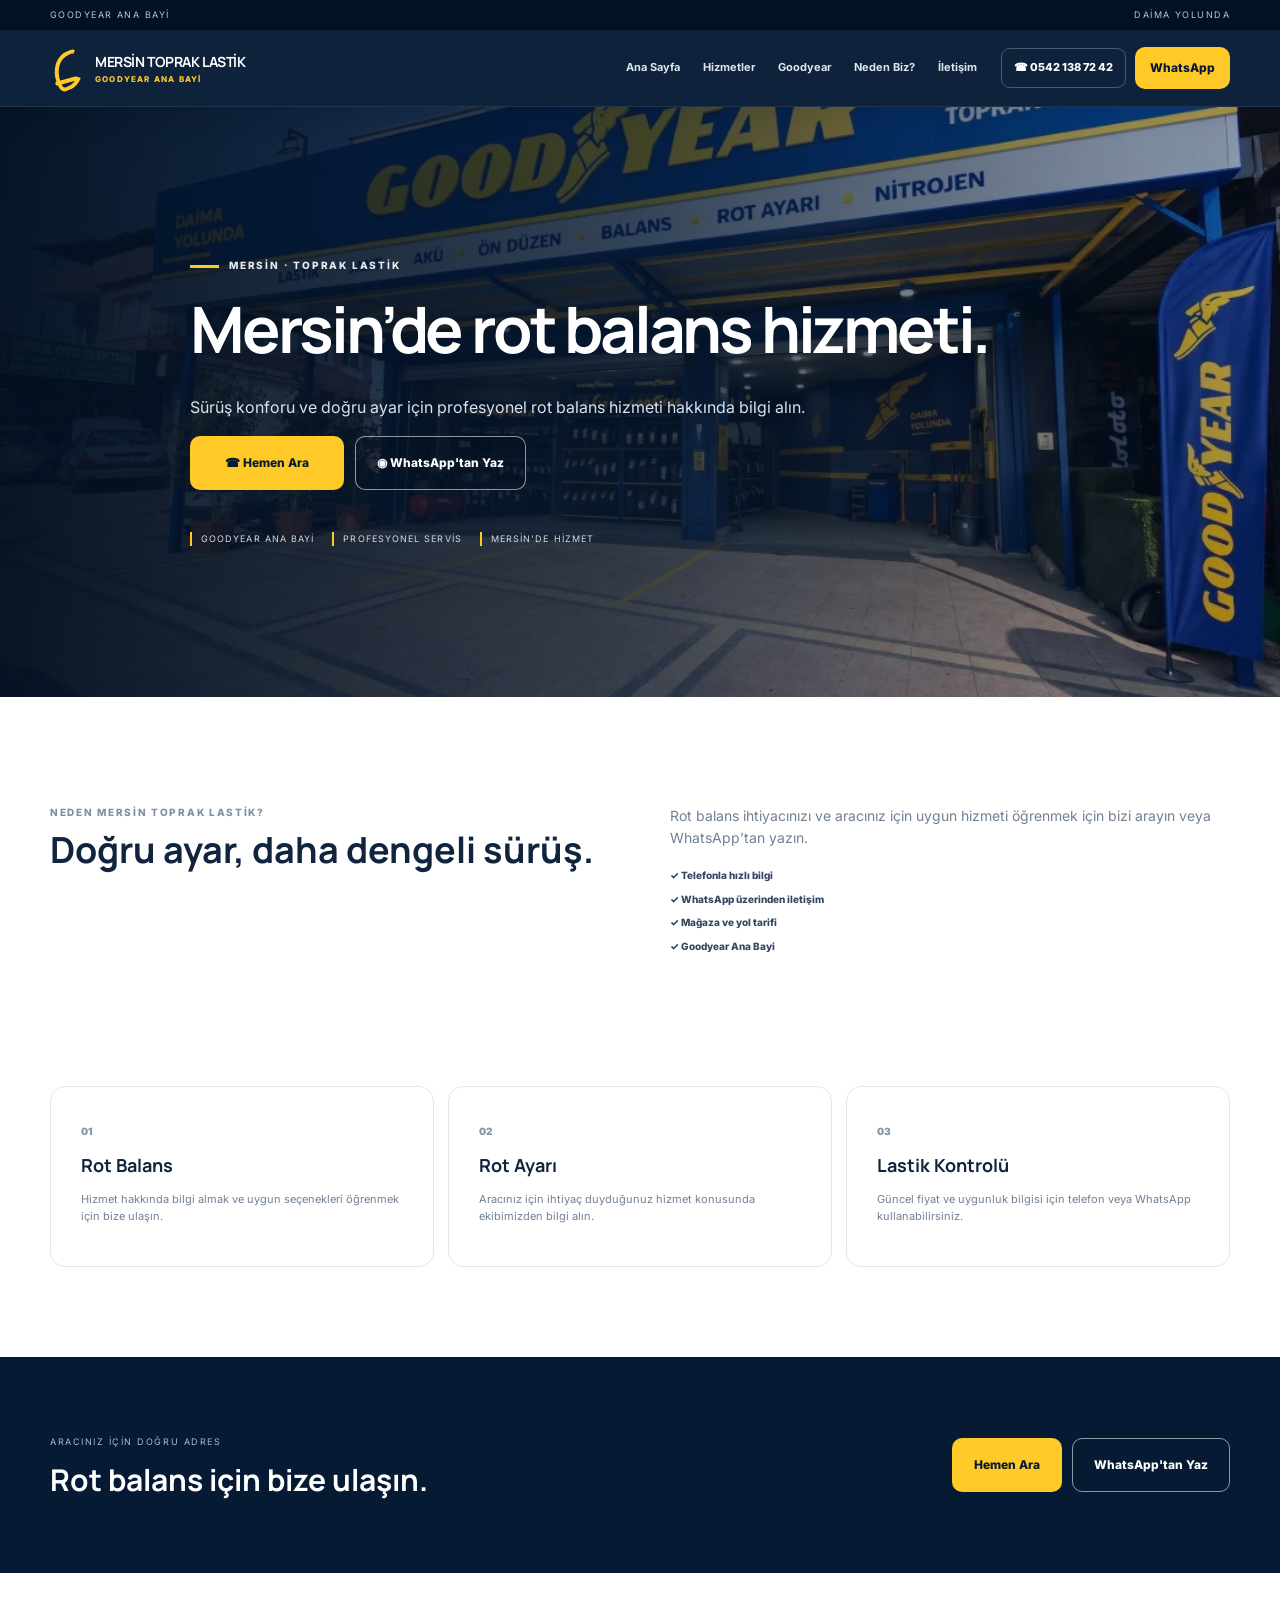
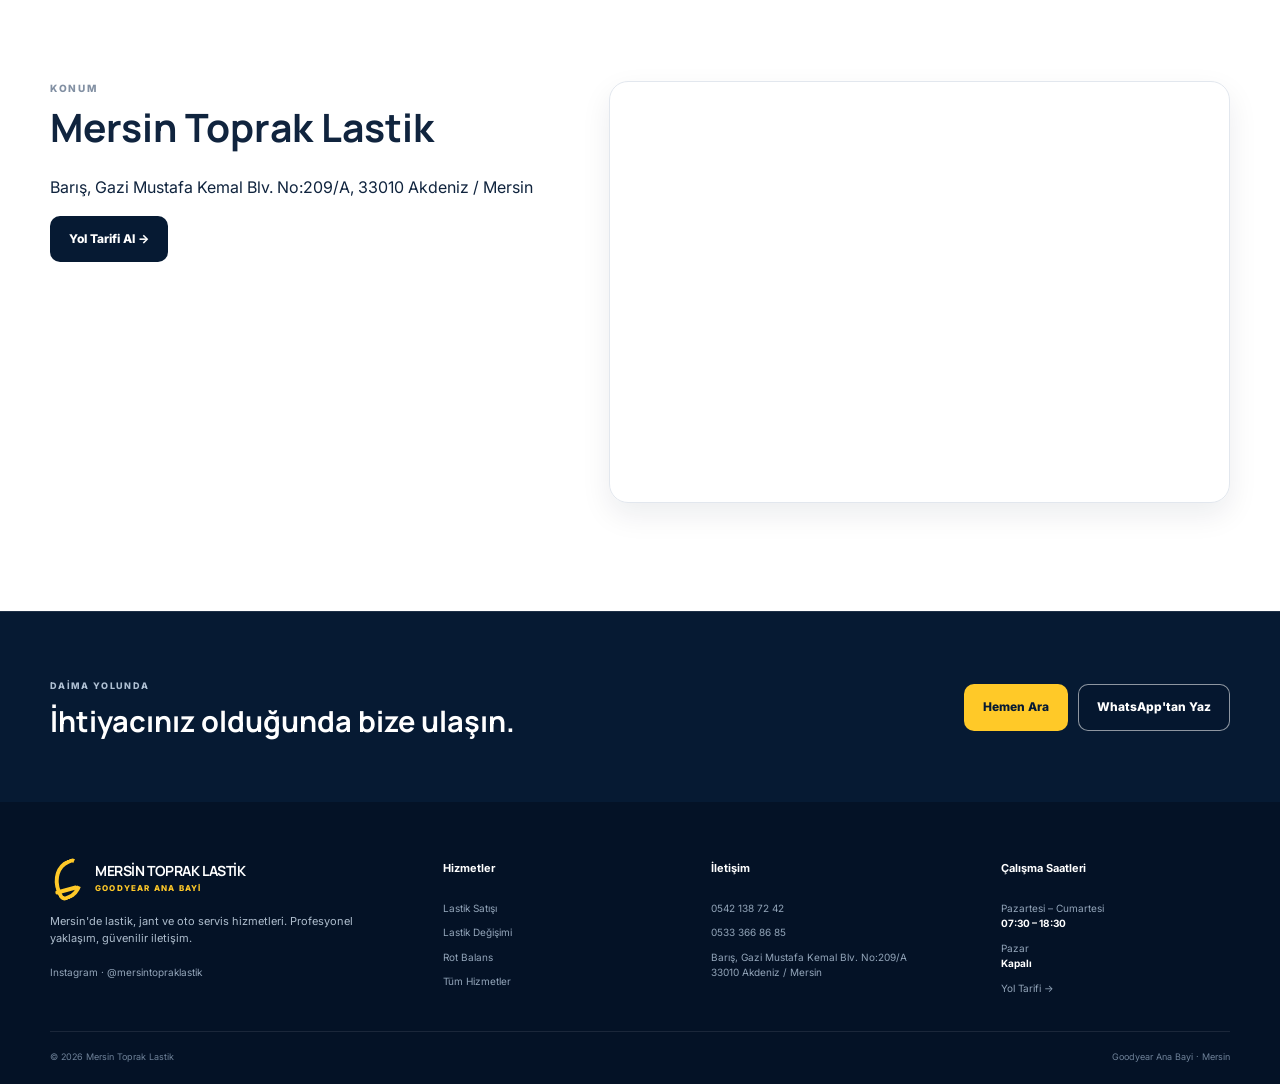
<file: rot-balans/index.html>
<!doctype html><html lang="tr"><head>
<meta charset="utf-8">
<meta name="viewport" content="width=device-width, initial-scale=1">
<meta name="theme-color" content="#061A33">
<meta name="robots" content="index,follow">
<link rel="preconnect" href="https://fonts.googleapis.com">
<link rel="preconnect" href="https://fonts.gstatic.com" crossorigin>
<link href="https://fonts.googleapis.com/css2?family=Inter:wght@400;500;600;700;800&family=Manrope:wght@600;700;800&display=swap" rel="stylesheet">
<link rel="stylesheet" href="/style.css">
<link rel="preload" as="image" href="/assets/toprak-lastik-cephe.webp" fetchpriority="high">
<link rel="canonical" href="https://www.mersintopraklastik.com.tr/rot-balans/">
<title>Mersin Rot Balans | Mersin Toprak Lastik</title><meta name="description" content="Mersin rot balans hizmeti. Mersin Toprak Lastik ile rot balans ve ilgili oto servis hizmetleri hakkında bilgi alın.">
<meta property="og:type" content="website"><meta property="og:title" content="Mersin Rot Balans | Mersin Toprak Lastik"><meta property="og:description" content="Mersin rot balans hizmeti. Mersin Toprak Lastik ile rot balans ve rot ayarı hakkında bilgi alın."><meta property="og:url" content="https://www.mersintopraklastik.com.tr/rot-balans/"><meta property="og:image" content="https://www.mersintopraklastik.com.tr/assets/toprak-lastik-cephe.webp"><meta property="og:locale" content="tr_TR">
<script type="application/ld+json">{
  "@context":"https://schema.org","@type":"LocalBusiness","additionalType":"https://schema.org/TireShop",
  "name":"Mersin Toprak Lastik","telephone":["+905421387242","+905333668685"],"url":"https://www.mersintopraklastik.com.tr/rot-balans/","image":"https://www.mersintopraklastik.com.tr/assets/toprak-lastik-cephe.webp",
  "address":{"@type":"PostalAddress","streetAddress":"Barış, Gazi Mustafa Kemal Blv. No:209/A","postalCode":"33010","addressLocality":"Akdeniz","addressRegion":"Mersin","addressCountry":"TR"},
  "areaServed":{"@type":"City","name":"Mersin"},
  "openingHoursSpecification":[{"@type":"OpeningHoursSpecification","dayOfWeek":["Monday","Tuesday","Wednesday","Thursday","Friday","Saturday"],"opens":"07:30","closes":"18:30"}],
  "sameAs":["https://www.instagram.com/mersintopraklastik/"]
}</script></head><body>
<div class="topline"><div class="container topline-inner"><span>GOODYEAR ANA BAYİ</span><span>DAİMA YOLUNDA</span></div></div>
<header class="header" id="header">
  <div class="container nav-wrap">
    <a class="brand" href="/" aria-label="Mersin Toprak Lastik ana sayfa">
      <span class="brand-badge"><span></span><i></i></span>
      <span class="brand-copy"><b>MERSİN TOPRAK LASTİK</b><small>GOODYEAR ANA BAYİ</small></span>
    </a>
    <button class="menu-btn" type="button" aria-controls="mainNav" aria-expanded="false" aria-label="Menüyü aç/kapat">☰</button>
    <nav class="nav" id="mainNav" aria-label="Ana menü">
      <a href="/#anasayfa">Ana Sayfa</a>
      <a href="/#hizmetler">Hizmetler</a>
      <a href="/#markalar">Goodyear</a>
      <a href="/#neden-biz">Neden Biz?</a>
      <a href="/#iletisim">İletişim</a>
    </nav>
    <div class="nav-ctas"><a class="phone-mini track-cta" data-cta="phone" href="tel:+905421387242">☎ 0542 138 72 42</a><a class="btn btn-yellow btn-sm track-cta" data-cta="whatsapp" href="https://wa.me/905421387242" target="_blank" rel="noopener">WhatsApp</a></div>
  </div>
</header>

<main>
<section class="lp-hero"><div class="lp-bg"></div><div class="lp-overlay"></div><div class="container lp-content"><span class="eyebrow"><i></i> MERSİN · TOPRAK LASTİK</span><h1>Mersin’de rot balans hizmeti.</h1><p>Sürüş konforu ve doğru ayar için profesyonel rot balans hizmeti hakkında bilgi alın.</p><div class="hero-actions"><a class="btn btn-yellow btn-xl track-cta" data-cta="phone" href="tel:+905421387242">☎ Hemen Ara</a><a class="btn btn-ghost btn-xl track-cta" data-cta="whatsapp" href="https://wa.me/905421387242" target="_blank" rel="noopener">◉ WhatsApp'tan Yaz</a></div><div class="lp-proof"><span>GOODYEAR ANA BAYİ</span><span>PROFESYONEL SERVİS</span><span>MERSİN'DE HİZMET</span></div></div></section>
<section class="lp-section section"><div class="container lp-two"><div><span class="kicker">NEDEN MERSİN TOPRAK LASTİK?</span><h2>Doğru ayar, daha dengeli sürüş.</h2></div><div><p>Rot balans ihtiyacınızı ve aracınız için uygun hizmeti öğrenmek için bizi arayın veya WhatsApp’tan yazın.</p><div class="detail-list"><span>✓ Telefonla hızlı bilgi</span><span>✓ WhatsApp üzerinden iletişim</span><span>✓ Mağaza ve yol tarifi</span><span>✓ Goodyear Ana Bayi</span></div></div></div></section>
<section class="lp-services"><div class="container"><div class="lp-service-grid"><div><span>01</span><h3>Rot Balans</h3><p>Hizmet hakkında bilgi almak ve uygun seçenekleri öğrenmek için bize ulaşın.</p></div><div><span>02</span><h3>Rot Ayarı</h3><p>Aracınız için ihtiyaç duyduğunuz hizmet konusunda ekibimizden bilgi alın.</p></div><div><span>03</span><h3>Lastik Kontrolü</h3><p>Güncel fiyat ve uygunluk bilgisi için telefon veya WhatsApp kullanabilirsiniz.</p></div></div></div></section>
<section class="lp-cta"><div class="container"><div><span>ARACINIZ İÇİN DOĞRU ADRES</span><h2>Rot balans için bize ulaşın.</h2></div><div class="quick-cta-actions"><a class="btn btn-yellow btn-xl track-cta" data-cta="phone" href="tel:+905421387242">Hemen Ara</a><a class="btn btn-ghost btn-xl track-cta" data-cta="whatsapp" href="https://wa.me/905421387242" target="_blank" rel="noopener">WhatsApp'tan Yaz</a></div></div></section>
<section class="contact section"><div class="container contact-wrap"><div class="contact-copy"><span class="kicker">KONUM</span><h2>Mersin Toprak Lastik</h2><p>Barış, Gazi Mustafa Kemal Blv. No:209/A, 33010 Akdeniz / Mersin</p><a class="btn btn-navy" href="https://www.google.com/maps/place/Mersin+Toprak+Lastik-Goodyear+Yetkili+Bayii/@36.8005869,34.61231,559m/data=!3m2!1e3!4b1!4m6!3m5!1s0x1527f30176b6448f:0xa82f6b3eb2f2e875!8m2!3d36.8005826!4d34.6148849!16s%2Fg%2F11xtbkv9j8!5m1!1e1?entry=ttu&g_ep=EgoyMDI2MDkxNi4wIKXMDSoASAFQAw%3D%3D" target="_blank" rel="noopener">Yol Tarifi Al →</a></div><div class="map-frame"><iframe title="Mersin Toprak Lastik konum haritası" src="https://www.google.com/maps?q=Bar%C4%B1%C5%9F%2C%20Gazi%20Mustafa%20Kemal%20Blv.%20No%3A209%2FA%2C%20Akdeniz%2FMersin&output=embed" loading="lazy"></iframe></div></div></section>
</main>
<section class="quick-cta"><div class="container quick-cta-inner"><div><span>DAİMA YOLUNDA</span><h2>İhtiyacınız olduğunda bize ulaşın.</h2></div><div class="quick-cta-actions"><a class="btn btn-yellow track-cta" data-cta="phone" href="tel:+905421387242">Hemen Ara</a><a class="btn btn-ghost track-cta" data-cta="whatsapp" href="https://wa.me/905421387242" target="_blank" rel="noopener">WhatsApp'tan Yaz</a></div></div></section>
<footer class="footer"><div class="container footer-grid">
  <div class="footer-main"><a class="brand" href="/"><span class="brand-badge"><span></span><i></i></span><span class="brand-copy"><b>MERSİN TOPRAK LASTİK</b><small>GOODYEAR ANA BAYİ</small></span></a><p>Mersin'de lastik, jant ve oto servis hizmetleri. Profesyonel yaklaşım, güvenilir iletişim.</p><a class="ig" href="https://www.instagram.com/mersintopraklastik/" target="_blank" rel="noopener">Instagram · @mersintopraklastik</a></div>
  <div><h4>Hizmetler</h4><a href="/lastikci/">Lastik Satışı</a><a href="/lastik-degisimi/">Lastik Değişimi</a><a href="/rot-balans/">Rot Balans</a><a href="/#hizmetler">Tüm Hizmetler</a></div>
  <div><h4>İletişim</h4><a href="tel:+905421387242">0542 138 72 42</a><a href="tel:+905333668685">0533 366 86 85</a><span>Barış, Gazi Mustafa Kemal Blv. No:209/A<br>33010 Akdeniz / Mersin</span></div>
  <div><h4>Çalışma Saatleri</h4><span>Pazartesi – Cumartesi<br><b>07:30 – 18:30</b></span><span>Pazar<br><b>Kapalı</b></span><a href="/iletisim/">Yol Tarifi →</a></div>
</div><div class="container footer-bottom"><span>© 2026 Mersin Toprak Lastik</span><span>Goodyear Ana Bayi · Mersin</span></div></footer>
<div class="mobile-bar"><a class="track-cta" data-cta="phone" href="tel:+905421387242"><b>☎</b>Ara</a><a class="track-cta" data-cta="whatsapp" href="https://wa.me/905421387242" target="_blank" rel="noopener"><b>◉</b>WhatsApp</a><a class="track-cta" data-cta="directions" href="https://www.google.com/maps/place/Mersin+Toprak+Lastik-Goodyear+Yetkili+Bayii/@36.8005869,34.61231,559m/data=!3m2!1e3!4b1!4m6!3m5!1s0x1527f30176b6448f:0xa82f6b3eb2f2e875!8m2!3d36.8005826!4d34.6148849!16s%2Fg%2F11xtbkv9j8!5m1!1e1?entry=ttu&g_ep=EgoyMDI2MDkxNi4wIKXMDSoASAFQAw%3D%3D" target="_blank" rel="noopener"><b>⌖</b>Yol Tarifi</a></div>
<script src="/script.js" defer></script>
</body></html>
</file>
<file: style.css>
:root{--navy:#061A33;--navy-2:#092948;--blue:#0E4D83;--yellow:#FFC928;--cream:#F7F8FA;--ink:#10243E;--muted:#718095;--line:#E2E7EE;--white:#fff;--radius:20px;--shadow:0 18px 55px rgba(6,26,51,.09)}
*{box-sizing:border-box}html{scroll-behavior:smooth}body{margin:0;font-family:Inter,Arial,sans-serif;color:var(--ink);background:#fff;line-height:1.55}a{text-decoration:none;color:inherit}img{max-width:100%;display:block}.container{width:min(1180px,calc(100% - 48px));margin:auto}.topline{background:#041226;color:#b9c7d7;font-size:9px;letter-spacing:.16em;text-transform:uppercase}.topline-inner{height:30px;display:flex;justify-content:space-between;align-items:center}.header{position:sticky;top:0;z-index:1000;background:rgba(6,26,51,.96);backdrop-filter:blur(15px);border-bottom:1px solid rgba(255,255,255,.08)}.nav-wrap{min-height:76px;display:flex;align-items:center;gap:24px}.brand{display:flex;align-items:center;gap:11px;color:#fff;min-width:max-content}.brand-badge{width:34px;height:34px;display:block;position:relative}.brand-badge:before{content:"";position:absolute;width:23px;height:29px;left:3px;top:1px;border:4px solid var(--yellow);border-right-color:transparent;border-radius:70% 20% 70% 20%;transform:rotate(-22deg)}.brand-badge span{position:absolute;width:23px;height:4px;background:var(--yellow);bottom:2px;left:5px;border-radius:10px;transform:rotate(-15deg)}.brand-badge i{display:none}.brand-copy{display:flex;flex-direction:column}.brand-copy b{font-family:Manrope,sans-serif;font-size:14px;letter-spacing:-.03em}.brand-copy small{font-size:8px;letter-spacing:.15em;color:var(--yellow);font-weight:800}.nav{margin-left:auto;display:flex;align-items:center;gap:23px}.nav a{color:#dde6ef;font-size:11px;font-weight:700;padding:29px 0;position:relative}.nav a:after{content:"";position:absolute;bottom:0;left:0;width:0;height:3px;background:var(--yellow);transition:.25s}.nav a:hover:after{width:100%}.nav-ctas{display:flex;gap:9px;align-items:center}.phone-mini{color:#fff;border:1px solid rgba(255,255,255,.25);padding:10px 12px;border-radius:9px;font-size:11px;font-weight:800;white-space:nowrap}.btn{display:inline-flex;align-items:center;justify-content:center;gap:8px;border:1px solid transparent;border-radius:10px;padding:13px 18px;font-size:12px;font-weight:800;transition:.2s;cursor:pointer}.btn:hover{transform:translateY(-2px)}.btn-sm{padding:11px 14px}.btn-xl{min-height:54px;padding:15px 21px}.btn-yellow{background:var(--yellow);color:#061A33}.btn-yellow:hover{background:#ffd644}.btn-ghost{color:#fff;border-color:rgba(255,255,255,.55);background:rgba(0,0,0,.08)}.btn-ghost:hover{background:rgba(255,255,255,.1)}.btn-navy{background:var(--navy);color:#fff}.btn-outline-navy{border-color:#cbd4df;color:var(--navy);background:#fff}.menu-btn{display:none;background:none;border:0;color:#fff;font-size:24px}.section{padding:94px 0}.kicker{display:block;font-size:10px;letter-spacing:.17em;font-weight:800;color:#8290a3;margin-bottom:10px}.kicker.light{color:#c5d2e2}.section-top{display:flex;align-items:end;justify-content:space-between;gap:50px;margin-bottom:38px}.section-top>div{max-width:690px}.section-top h2,.section-heading h2{font-family:Manrope,sans-serif;font-size:40px;line-height:1.05;letter-spacing:-.04em;margin:0}.section-top h2 span{color:#74839a}.section-top>p{max-width:420px;color:var(--muted);font-size:13px;margin:0}.section-top.center{align-items:center}.text-link{display:inline-flex;gap:9px;margin-top:18px;font-size:12px;font-weight:800}.text-link b{color:#0b5a93}
.brand-left .hero-actions{margin-top:25px;align-items:center;flex-wrap:wrap}
.brand-left .text-link{margin-top:0;color:#fff}
.brand-left .text-link b{color:var(--yellow)}.hero{min-height:620px;position:relative;overflow:hidden;background:var(--navy)}.hero-bg{position:absolute;inset:0;background:url('/assets/toprak-lastik-cephe.webp') center/cover no-repeat;transform:scale(1.02)}.hero-shade{position:absolute;inset:0;background:linear-gradient(180deg,rgba(2,10,21,.4) 0%,rgba(2,10,21,0) 16%),linear-gradient(100deg,rgba(4,15,30,.9) 0%,rgba(5,20,38,.78) 28%,rgba(6,24,44,.42) 52%,rgba(6,24,44,.1) 78%,rgba(6,24,44,.02) 100%)}.hero-inner{position:relative;z-index:2;min-height:620px;display:flex;align-items:center}.hero-copy{max-width:560px;color:#fff;padding:96px 0;text-shadow:0 2px 20px rgba(2,10,22,.35)}.eyebrow{display:inline-flex;gap:10px;align-items:center;font-size:10px;letter-spacing:.18em;font-weight:800;color:#e3ebf5;margin-bottom:22px}.eyebrow i{display:block;width:29px;height:3px;background:var(--yellow)}.hero h1{font-family:Manrope,sans-serif;font-size:clamp(34px,4.4vw,56px);line-height:1.08;letter-spacing:-.03em;margin:0 0 20px}.hero h1 span{color:var(--yellow)}.hero p{font-size:15px;color:#d9e3ee;max-width:460px;margin:0 0 36px}.hero-actions{display:flex;gap:11px;flex-wrap:wrap}.hero-note{position:absolute;z-index:3;bottom:22px;left:50%;transform:translateX(-50%);color:#c5d1df;font-size:8px;letter-spacing:.22em;display:flex;align-items:center;gap:10px}.hero-note b{color:var(--yellow);font-size:15px}.intro{padding:55px 0;border-bottom:1px solid var(--line)}.intro-grid{display:grid;grid-template-columns:70px 1.2fr 1fr;align-items:center;gap:32px}.intro-number{font-family:Manrope;font-size:43px;color:#d5dde6;font-weight:800}.intro h2{font-family:Manrope;font-size:31px;line-height:1.1;letter-spacing:-.03em;margin:0}.intro h2 span{color:#77869a}.intro p{color:var(--muted);font-size:13px;margin:0}.service-grid{display:grid;grid-template-columns:repeat(4,1fr);gap:14px}.service-card{min-height:250px;border:1px solid var(--line);border-radius:15px;padding:24px 21px;display:flex;flex-direction:column;background:#fff;box-shadow:0 9px 27px rgba(5,28,52,.04);transition:.24s;position:relative;overflow:hidden}.service-card:before{content:"";position:absolute;left:0;top:0;width:100%;height:3px;background:transparent}.service-card:hover{transform:translateY(-6px);box-shadow:var(--shadow);border-color:#d1d9e3}.service-card.service-main:before{background:var(--yellow)}.service-card.dark{background:var(--navy);color:#fff;border-color:var(--navy)}.service-card.dark:before{background:var(--yellow)}.card-no{position:absolute;top:19px;right:18px;color:#a1adbd;font-size:9px;font-weight:800}.service-card.dark .card-no{color:#6f839c}.icon-sprite{position:absolute;width:0;height:0;overflow:hidden}.service-icon{width:52px;height:52px;border-radius:15px;background:#eef3f7;color:var(--navy);display:grid;place-items:center;margin-bottom:20px;border:1px solid #e3eaf0;transition:background .24s,color .24s,transform .24s,border-color .24s}.service-icon-svg{width:29px;height:29px;display:block;fill:none;stroke:currentColor;stroke-linecap:round;stroke-linejoin:round}.service-card:hover .service-icon{background:#e5edf4;border-color:#d6e0e9;transform:translateY(-2px)}.service-card.dark .service-icon{background:#163653;color:var(--yellow);border-color:#23496c}.service-card.dark:hover .service-icon{background:#1b4264;border-color:#2a587e}.service-card h3{font-family:Manrope;font-size:18px;line-height:1.12;margin:0 0 9px}.service-card p{font-size:12px;color:var(--muted);line-height:1.55;margin:0}.service-card.dark p{color:#bfccdb}.card-link{margin-top:auto;padding-top:20px;font-size:10px;font-weight:800}.service-card.dark .card-link{color:var(--yellow)}.brand-showcase{background:var(--navy);color:#fff;overflow:hidden}.brand-grid{display:grid;grid-template-columns:1fr 1fr;min-height:470px}.brand-left{padding:88px 0}.gy-logo{font-family:Arial,sans-serif;font-weight:900;font-style:italic;font-size:70px;letter-spacing:-.07em;color:var(--yellow);line-height:1}.gy-logo span{font-size:11px;vertical-align:top}.brand-left h2{font-family:Manrope;font-size:35px;line-height:1.06;margin:12px 0}.brand-left h2 span{color:#91a1b3}.brand-left p{font-size:13px;color:#cad5e1;max-width:520px;margin-bottom:25px}.brand-art{position:relative;display:flex;align-items:center;justify-content:center;overflow:hidden;background:radial-gradient(circle at center,rgba(255,201,40,.1),transparent 48%),linear-gradient(125deg,#092541,#0b345d)}.rings span{position:absolute;border:1px solid rgba(255,255,255,.12);border-radius:50%;width:230px;height:230px}.rings span:nth-child(2){width:360px;height:360px}.rings span:nth-child(3){width:500px;height:500px}.brand-tag{position:relative;z-index:2;text-align:center;font-size:12px;letter-spacing:.16em;color:#cfdae6}.brand-tag b{font-family:Manrope;font-size:28px;color:#fff;letter-spacing:-.04em}.why{background:#f6f8fb}.why-grid{display:grid;grid-template-columns:repeat(4,1fr);border-top:1px solid var(--line);border-bottom:1px solid var(--line)}.why-item{padding:31px 23px;border-right:1px solid var(--line)}.why-item:last-child{border-right:0}.why-item>b{color:#8d9aae;font-size:10px}.why-item h3{font-family:Manrope;font-size:16px;margin:10px 0 6px}.why-item p{font-size:11px;color:var(--muted);margin:0}.campaigns{background:#fff;padding-top:50px}.campaign-card{position:relative;overflow:hidden;min-height:260px;border-radius:22px;background:linear-gradient(100deg,#071d38,#0f3d67);padding:50px 58px;display:flex;justify-content:space-between;align-items:center;gap:25px;color:#fff}.campaign-card:after{content:"";position:absolute;width:460px;height:460px;border:80px solid rgba(255,201,40,.06);border-radius:50%;right:-210px;top:-200px}.campaign-card h2{font-family:Manrope;font-size:35px;line-height:1.05;margin:0}.campaign-card h2 span{color:var(--yellow)}.campaign-card p{font-size:13px;color:#c5d3e2;max-width:590px}.story{background:#fff}.story-grid{display:grid;grid-template-columns:1.3fr .7fr;background:#f4f6f9;border-radius:21px;overflow:hidden}.story-photo{position:relative;min-height:470px}.story-photo img{width:100%;height:100%;object-fit:cover}.photo-label{position:absolute;left:18px;bottom:18px;background:rgba(6,26,51,.92);color:#fff;padding:10px 13px;border-radius:8px;font-size:9px;letter-spacing:.13em;font-weight:800}.story-copy{padding:55px 43px;display:flex;flex-direction:column;justify-content:center}.story-copy h3{font-family:Manrope;font-size:33px;line-height:1.06;margin:0 0 14px}.story-copy p{font-size:13px;color:var(--muted)}.detail-list{display:grid;gap:8px;margin:20px 0 24px}.detail-list span{font-size:10px;font-weight:800;color:#334761}.reviews{background:#f7f9fb}.review-layout{display:grid;grid-template-columns:.75fr 1.25fr;gap:20px;align-items:stretch}.review-layout>div:first-child{padding:22px 0}.review-layout h2{font-family:Manrope;font-size:36px;line-height:1.05;margin:0 0 15px}.review-layout h2 span{color:#77869a}.review-layout p{font-size:13px;color:var(--muted);max-width:450px}.review-visual{display:grid;grid-template-columns:1fr 1.5fr;min-height:250px;border-radius:18px;overflow:hidden;background:#fff;border:1px solid var(--line)}.review-score{padding:35px;background:var(--yellow);display:flex;flex-direction:column;justify-content:center}.review-score strong{font-size:16px}.review-score span{font-size:16px;letter-spacing:0;margin:8px 0;font-family:Manrope,sans-serif;font-weight:800;color:#061A33}.review-score small{font-size:9px;color:#43516a}.review-quote{background:var(--navy);color:#fff;padding:35px;font-family:Manrope;font-size:28px;line-height:1.1}.review-quote b{font-size:25px}.review-quote a{display:inline-block;color:var(--yellow);font:800 11px Inter;margin-top:18px}.contact{background:#fff}.contact-wrap{display:grid;grid-template-columns:.9fr 1.1fr;gap:50px;align-items:stretch}.contact-copy h2{font-family:Manrope;font-size:39px;line-height:1.05;margin:0 0 27px}.contact-copy h2 span{color:#7a8798}.contact-stack{display:grid;gap:20px}.contact-stack>div{display:flex;gap:13px}.contact-stack>b,.contact-stack>div>b{width:38px;height:38px;flex:none;border-radius:11px;background:#edf2f6;display:grid;place-items:center;color:var(--navy);font-weight:800}.contact-stack span{font-size:12px;color:var(--muted);display:flex;flex-direction:column}.contact-stack strong{font-size:11px;color:var(--ink);margin-bottom:3px}.contact-stack a{display:block}.contact-actions{display:flex;gap:10px;margin-top:25px;flex-wrap:wrap}.map-frame{position:relative;min-height:420px;border-radius:19px;overflow:hidden;border:1px solid var(--line);box-shadow:0 12px 30px rgba(6,26,51,.08)}.map-frame iframe{border:0;width:100%;height:100%;min-height:420px;display:block}.map-link{position:absolute;left:15px;right:15px;bottom:15px;background:#fff;color:var(--navy);padding:12px;border-radius:9px;font-size:10px;font-weight:800;text-align:center;box-shadow:0 7px 20px rgba(0,0,0,.12)}.quick-cta{background:var(--navy);color:#fff;border-top:1px solid rgba(255,255,255,.1)}.quick-cta-inner{min-height:170px;display:flex;align-items:center;justify-content:space-between;gap:30px}.quick-cta span{font-size:9px;letter-spacing:.16em;color:#aebfd2;font-weight:800}.quick-cta h2{font-family:Manrope;font-size:29px;margin:4px 0 0}.quick-cta-actions{display:flex;gap:10px;flex-wrap:wrap}.footer{background:#041226;color:#aebdcd;padding:58px 0 20px}.footer-grid{display:grid;grid-template-columns:1.55fr 1fr 1.1fr 1fr;gap:38px}.footer-main .brand{margin-bottom:18px}.footer-main p{font-size:11px;max-width:310px}.ig{font-size:10px;color:#dbe3ed}.footer h4{font-size:11px;color:#fff;margin:0 0 14px}.footer-grid>div:not(:first-child){display:flex;flex-direction:column;gap:9px}.footer-grid a,.footer-grid span{font-size:10px;color:#93a5b9}.footer-grid a:hover{color:var(--yellow)}.footer-grid span b{color:#fff}.footer-bottom{display:flex;justify-content:space-between;border-top:1px solid rgba(255,255,255,.09);padding-top:18px;margin-top:35px;font-size:9px;color:#6f8299}.mobile-bar{display:none}.page-hero{padding:110px 0 90px;background:linear-gradient(115deg,#061A33,#103b63);color:#fff}.page-hero h1{font-family:Manrope;font-size:52px;line-height:1.02;margin:0}.page-hero p{color:#ced9e6}.lp-hero{position:relative;min-height:590px;background:var(--navy);color:#fff;overflow:hidden}.lp-bg{position:absolute;inset:0;background:url('/assets/toprak-lastik-cephe.webp') center/cover no-repeat}.lp-overlay{position:absolute;inset:0;background:linear-gradient(90deg,rgba(3,16,33,.97),rgba(5,24,47,.76),rgba(5,24,47,.28))}.lp-content{position:relative;z-index:2;min-height:590px;display:flex;flex-direction:column;justify-content:center;align-items:flex-start;max-width:900px;margin:auto}.lp-content h1{font-family:Manrope;font-size:clamp(42px,5vw,64px);line-height:1.02;letter-spacing:-.05em;margin:0 0 18px;max-width:820px}.lp-content>p{font-size:16px;color:#d8e2ec;max-width:650px}.lp-proof{display:flex;gap:18px;flex-wrap:wrap;margin-top:42px}.lp-proof span{font-size:9px;letter-spacing:.12em;color:#d2dce7;border-left:2px solid var(--yellow);padding-left:9px}.lp-section{background:#fff}.lp-two{display:grid;grid-template-columns:1fr 1fr;gap:60px}.lp-two h2{font-family:Manrope;font-size:36px;line-height:1.07;margin:0}.lp-two p{font-size:14px;color:var(--muted);margin-top:0}.lp-services{padding:0 0 90px}.lp-service-grid{display:grid;grid-template-columns:repeat(3,1fr);gap:14px}.lp-service-grid>div{border:1px solid var(--line);padding:30px;border-radius:15px;background:#fff}.lp-service-grid span{font-size:10px;color:#8796a7;font-weight:900}.lp-service-grid h3{font-family:Manrope;font-size:18px;margin:10px 0}.lp-service-grid p{font-size:11px;color:var(--muted)}.lp-cta{background:var(--navy);color:#fff;padding:70px 0}.lp-cta>.container{display:flex;justify-content:space-between;align-items:center;gap:30px}.lp-cta span{font-size:9px;letter-spacing:.17em;color:#a9bbd0}.lp-cta h2{font-family:Manrope;font-size:30px;margin:5px 0 0}.lp-cta .btn-ghost{background:transparent}
.reveal{opacity:1;transform:none}.js-anim .reveal{opacity:0;transform:translateY(20px);transition:opacity .65s ease,transform .65s ease}.js-anim .reveal.is-visible{opacity:1;transform:none}
@media(max-width:1080px){.nav{gap:14px}.nav a{font-size:10px}.phone-mini{display:none}.service-grid{grid-template-columns:repeat(3,1fr)}.footer-grid{grid-template-columns:1.4fr 1fr 1fr 1fr}}
@media(max-width:820px){.container{width:min(100% - 32px,680px)}.topline{display:none}.nav-wrap{min-height:66px}.nav{position:absolute;top:66px;left:12px;right:12px;background:var(--navy);display:none;flex-direction:column;align-items:stretch;gap:0;border:1px solid rgba(255,255,255,.1);border-radius:0 0 14px 14px;padding:8px 14px;box-shadow:0 18px 30px rgba(0,0,0,.25)}.nav.open{display:flex}.nav a{padding:14px 2px}.nav a:after{display:none}.menu-btn{display:block;margin-left:auto}.nav-ctas{display:none}.hero,.hero-inner{min-height:560px}.hero-bg{background-position:65% center}.hero-copy{padding:70px 0 74px}.hero h1{font-size:38px;line-height:1.12}.hero p{font-size:14px;max-width:400px}.intro-grid,.lp-two{grid-template-columns:1fr;gap:10px}.intro-number{font-size:29px}.intro p{max-width:580px}.section{padding:72px 0}.section-top{display:grid;gap:12px}.section-top h2{font-size:32px}.service-grid{grid-template-columns:repeat(2,1fr)}.brand-grid{grid-template-columns:1fr}.brand-left{padding:62px 0}.brand-art{min-height:270px}.why-grid{grid-template-columns:1fr 1fr}.why-item:nth-child(2){border-right:0}.why-item:nth-child(-n+2){border-bottom:1px solid var(--line)}.campaign-card{padding:40px 27px;flex-direction:column;align-items:flex-start}.story-grid{grid-template-columns:1fr}.story-photo{min-height:340px}.review-layout,.contact-wrap{grid-template-columns:1fr}.review-visual{min-height:240px}.quick-cta-inner{padding:34px 0;flex-direction:column;align-items:flex-start}.footer-grid{grid-template-columns:1fr 1fr}.lp-hero,.lp-content{min-height:650px}.lp-content h1{font-size:42px}.lp-service-grid{grid-template-columns:1fr}.lp-cta>.container{flex-direction:column;align-items:flex-start}.mobile-bar{position:fixed;display:grid;grid-template-columns:repeat(3,1fr);left:0;right:0;bottom:0;z-index:2000;padding:7px 7px calc(7px + env(safe-area-inset-bottom));gap:5px;background:#fff;box-shadow:0 -9px 25px rgba(0,0,0,.16)}.mobile-bar a{background:#edf2f6;color:var(--navy);border-radius:9px;text-align:center;padding:8px 3px;font-size:9px;font-weight:800}.mobile-bar a:nth-child(2){background:var(--yellow)}.mobile-bar b{display:block;font-size:15px;margin-bottom:1px}
.footer{padding-bottom:calc(20px + 62px + env(safe-area-inset-bottom))}}
@media(max-width:520px){.brand-copy b{font-size:11px}.brand-copy small{font-size:7px}.brand-badge{width:28px}.hero h1{font-size:32px;line-height:1.14}.hero-actions{flex-direction:column;align-items:stretch}.hero-actions .btn{width:100%}.section-top h2,.page-hero h1{font-size:28px}.service-grid{grid-template-columns:1fr}.why-grid{grid-template-columns:1fr}.why-item{border-right:0!important;border-bottom:1px solid var(--line)!important}.why-item:last-child{border-bottom:0!important}.gy-logo{font-size:49px}.brand-left h2{font-size:29px}.campaign-card h2{font-size:28px}.story-copy{padding:38px 28px}.review-layout h2{font-size:29px}.review-visual{grid-template-columns:1fr}.review-quote{min-height:170px}.contact-copy h2{font-size:30px}.map-frame,.map-frame iframe{min-height:330px}.footer-grid{grid-template-columns:1fr}.footer-bottom{padding-bottom:62px;flex-direction:column;gap:7px}.lp-content h1{font-size:36px}.lp-proof{display:grid;gap:9px}.lp-service-grid>div{padding:25px}.lp-two h2{font-size:29px}}
@media(prefers-reduced-motion:reduce){html{scroll-behavior:auto}.reveal{opacity:1;transform:none;transition:none}.service-card,.btn{transition:none}}

/* V4 - Hero ve hizmet kartlari premium duzenleme */
main{display:block;margin:0;padding:0;}
.hero{margin:0!important;padding:0!important;}
.service-grid{gap:16px;}
.service-card{min-height:230px;padding:24px 22px 21px;border-radius:17px;box-shadow:0 10px 30px rgba(5,28,52,.045);}
.service-icon{width:64px!important;height:64px!important;min-width:64px!important;min-height:64px!important;border-radius:18px;margin-bottom:17px;background:#eef3f7;border:1px solid #dce5ed;box-sizing:border-box;overflow:hidden;}
.service-icon-svg{width:34px!important;height:34px!important;min-width:34px!important;min-height:34px!important;max-width:34px!important;max-height:34px!important;display:block!important;}
.service-card h3{font-size:18px;line-height:1.15;margin-bottom:8px;letter-spacing:-.02em;}
.service-card p{font-size:11.5px;line-height:1.5;max-width:245px;}
.service-card:hover .service-icon{transform:translateY(-2px) scale(1.02);background:#e7eef5;border-color:#cfdce8;}
.service-card.dark .service-icon{background:#173957;border-color:#275273;}
.service-card.dark:hover .service-icon{background:#1d4567;}
@media(max-width:820px){.service-card{min-height:225px;}}
@media(max-width:520px){.service-card{min-height:210px;padding:21px 19px 19px;}.service-icon{width:58px!important;height:58px!important;min-width:58px!important;min-height:58px!important;border-radius:16px;margin-bottom:14px;}.service-icon-svg{width:31px!important;height:31px!important;min-width:31px!important;min-height:31px!important;max-width:31px!important;max-height:31px!important;}.service-card h3{font-size:17px;}}


/* PREMIUM VISUAL PASS — Mersin Toprak Lastik */
:root{
  --premium-yellow:#FFC928;
  --premium-surface:#F4F6F9;
}
.section{padding:108px 0}
.section-top{margin-bottom:44px}
.header{box-shadow:0 8px 28px rgba(2,12,26,.12)}
.hero{min-height:650px}
.hero-inner{min-height:650px}
.hero-bg{transform:scale(1.035);filter:saturate(.92) contrast(1.03)}
.hero-shade{
  background:
    linear-gradient(180deg,rgba(2,10,21,.30) 0%,rgba(2,10,21,.12) 32%,rgba(2,10,21,.42) 100%),
    linear-gradient(90deg,rgba(3,15,30,.93) 0%,rgba(5,21,40,.78) 30%,rgba(6,24,44,.38) 58%,rgba(6,24,44,.08) 100%);
}
.hero-copy{max-width:620px;padding:108px 0}
.hero h1{font-size:clamp(38px,4.6vw,60px);line-height:1.06;letter-spacing:-.045em}
.hero p{max-width:520px;line-height:1.7}
.hero-actions .btn{min-width:154px}
.services{background:#fff}
.service-grid{gap:18px}
.service-card{min-height:270px;padding:27px 23px;border-radius:16px}
.service-icon{width:56px;height:56px;border-radius:14px;margin-bottom:24px}
.service-icon-svg{width:30px;height:30px}
.service-card:hover{transform:translateY(-8px);box-shadow:0 18px 45px rgba(6,26,51,.10)}
.why{background:var(--premium-surface)}
.why-grid{background:#fff;border-radius:18px;overflow:hidden;box-shadow:0 12px 35px rgba(6,26,51,.045)}
.why-item{padding:30px 25px 34px;border-right:1px solid var(--line);transition:.25s}
.why-item:hover{background:#fbfcfd}
.why-icon{
  width:46px;height:46px;border-radius:13px;background:#eef3f7;
  color:var(--navy);display:grid;place-items:center;
  border:1px solid #e2e9ef;margin-bottom:20px;
}
.why-icon svg{width:25px;height:25px;fill:none;stroke:currentColor;stroke-width:2.2;stroke-linecap:round;stroke-linejoin:round}
.why-item>b{display:block;font-size:9px;color:#9aa7b7;letter-spacing:.12em}
.why-item h3{margin-top:8px}
.brand-showcase{position:relative}
.brand-left{padding:100px 0}
.brand-kicker{color:var(--premium-yellow)!important}
.gy-logo{font-size:76px;letter-spacing:-.085em;text-shadow:0 8px 28px rgba(0,0,0,.12)}
.brand-left h2{font-size:39px}
.brand-art{min-height:500px}
.brand-tag{letter-spacing:.2em}
.campaigns{padding-top:108px}
.story{padding-top:108px}
.reviews{padding-top:108px}
.contact{padding-top:108px}
.quick-cta-inner{min-height:190px}
@media (max-width:900px){
  .section{padding:84px 0}
  .hero,.hero-inner{min-height:600px}
  .hero-copy{padding:90px 0}
  .hero h1{font-size:clamp(36px,8vw,52px)}
  .brand-left{padding:78px 0}
}
@media (max-width:700px){
  .section{padding:72px 0}
  .section-top{margin-bottom:34px}
  .hero{min-height:620px}
  .hero-inner{min-height:620px}
  .hero-copy{padding:78px 0 95px}
  .hero h1{font-size:clamp(34px,10vw,46px);line-height:1.08}
  .hero p{font-size:14px;line-height:1.65}
  .hero-actions{gap:10px}
  .hero-actions .btn{min-width:0;flex:1}
  .service-grid{gap:12px}
  .service-card{min-height:245px;padding:22px 18px}
  .service-icon{width:50px;height:50px;margin-bottom:19px}
  .why-grid{border-radius:14px}
  .why-item{padding:24px 19px 28px}
  .why-icon{width:42px;height:42px;margin-bottom:15px}
  .brand-left{padding:70px 0}
  .gy-logo{font-size:58px}
  .brand-art{min-height:330px}
}

/* Interactive tire photo zoom */
.tire-art{cursor:zoom-in}.tire-art img{pointer-events:none}
.tire-art-zoom{position:absolute;z-index:3;right:10px;top:10px;width:34px;height:34px;border:1px solid rgba(6,26,51,.12);border-radius:50%;background:rgba(255,255,255,.94);color:var(--navy);font-size:19px;font-weight:700;line-height:1;display:grid;place-items:center;cursor:zoom-in;box-shadow:0 3px 12px rgba(6,26,51,.15)}
.tire-art-zoom:focus-visible{outline:3px solid var(--yellow);outline-offset:2px}
.tire-zoom-dialog{position:fixed;inset:0;z-index:5000;display:grid;place-items:center;padding:20px;background:rgba(3,13,26,.86);backdrop-filter:blur(8px)}
.tire-zoom-dialog[hidden]{display:none}.tire-zoom-panel{position:relative;width:min(900px,100%);height:min(86vh,780px);border:1px solid rgba(255,255,255,.2);border-radius:18px;background:#f4f7fa;overflow:hidden;display:flex;flex-direction:column;box-shadow:0 30px 100px rgba(0,0,0,.4)}
.tire-zoom-toolbar{position:relative;z-index:2;min-height:58px;padding:10px 14px;background:#fff;border-bottom:1px solid #dfe6ed;display:flex;align-items:center;gap:8px}.tire-zoom-title{margin-right:auto;color:var(--navy);font:800 14px Manrope,sans-serif}.tire-zoom-toolbar button{height:36px;min-width:38px;padding:0 11px;border:1px solid #dce4eb;border-radius:8px;background:#fff;color:var(--navy);font:800 16px Inter,sans-serif;cursor:pointer}.tire-zoom-toolbar button:hover{background:#edf2f6}.tire-zoom-toolbar .tire-zoom-close{font-size:22px}
.tire-zoom-stage{flex:1;min-height:0;display:grid;place-items:center;overflow:hidden;touch-action:none;cursor:grab;background:radial-gradient(ellipse at center,#fff 0%,#e9eef3 78%)}.tire-zoom-stage.dragging{cursor:grabbing}.tire-zoom-stage img{width:100%;height:100%;max-width:100%;max-height:100%;object-fit:contain;transform-origin:center center;user-select:none;-webkit-user-drag:none;will-change:transform;pointer-events:none}.tire-zoom-help{position:absolute;bottom:13px;left:50%;transform:translateX(-50%);padding:7px 11px;border-radius:100px;background:rgba(6,26,51,.78);color:#fff;font:600 10px Inter,sans-serif;white-space:nowrap;pointer-events:none}
@media(max-width:560px){.tire-zoom-dialog{padding:8px}.tire-zoom-panel{width:100%;height:88vh;border-radius:13px}.tire-zoom-toolbar{gap:5px;padding:8px}.tire-zoom-title{font-size:11px}.tire-zoom-toolbar button{min-width:34px;padding:0 8px;font-size:14px}.tire-zoom-toolbar .tire-zoom-close{font-size:20px}.tire-zoom-help{font-size:9px;max-width:calc(100% - 24px);overflow:hidden;text-overflow:ellipsis}}

/* Experience / location history panel */
.experience-panel{position:relative;overflow:hidden;padding:clamp(26px,5vw,54px);border:1px solid var(--line);border-radius:20px;background:#fff;box-shadow:0 18px 50px rgba(6,26,51,.06)}
.experience-panel:before{content:"";position:absolute;inset:0 auto 0 0;width:5px;background:var(--yellow)}
.experience-panel h2{max-width:850px;margin:0 0 15px;color:var(--navy);font:800 clamp(30px,4vw,44px)/1.12 Manrope,sans-serif;letter-spacing:-.04em}
.experience-panel>p{max-width:890px;margin:0;color:var(--muted);font-size:15px;line-height:1.8}
.experience-facts{display:grid;grid-template-columns:repeat(3,minmax(0,1fr));gap:13px;margin-top:30px}
.experience-fact{min-height:82px;padding:16px 18px;border:1px solid #e4eaf0;border-radius:12px;background:#f7f9fb;display:flex;flex-direction:column;justify-content:center}
.experience-fact strong{color:var(--navy);font:800 16px/1.25 Manrope,sans-serif}
.experience-fact span{margin-top:4px;color:var(--muted);font-size:12px}
@media(max-width:700px){.experience-panel{padding:26px 20px 20px}.experience-panel h2{font-size:clamp(28px,8vw,36px)}.experience-panel>p{font-size:14px;line-height:1.7}.experience-facts{grid-template-columns:1fr;gap:9px;margin-top:22px}.experience-fact{min-height:68px;padding:13px 15px}}

/* Keep the shop photo visible while preserving readable hero copy */
.hero-shade{background:linear-gradient(180deg,rgba(2,10,21,.24) 0%,rgba(2,10,21,0) 18%),linear-gradient(100deg,rgba(4,15,30,.82) 0%,rgba(5,20,38,.64) 32%,rgba(6,24,44,.28) 60%,rgba(6,24,44,.04) 100%)}

/* Homepage FAQ and verified Google review display */
.review-visual-real{grid-template-columns:1fr 1fr;grid-template-rows:auto 1fr;gap:10px;min-height:0;border:0;background:transparent;overflow:visible}
.review-visual-real .review-score{grid-column:1/-1;min-height:108px;padding:20px 24px;border-radius:15px}
.review-visual-real .review-score strong{font:800 18px Manrope,sans-serif}
.review-visual-real .review-quote{min-height:190px;margin:0;padding:22px;border-radius:15px;display:flex;flex-direction:column;justify-content:space-between;font:500 13px/1.7 Inter,sans-serif}
.review-visual-real .review-quote p{margin:0}.review-visual-real .review-quote small{display:block;margin-top:14px;color:#c5d2e2;font:700 10px Inter,sans-serif}
.home-faq{background:#f6f8fa}.home-faq .section-top{align-items:end}.home-faq .section-top h2{font:800 clamp(30px,4vw,40px)/1.1 Manrope,sans-serif;letter-spacing:-.04em;margin:0}.faq-list{display:grid;gap:10px;max-width:940px;margin:0 auto}.faq-item{border:1px solid #e0e7ee;border-radius:12px;background:#fff;overflow:hidden}.faq-item summary{position:relative;padding:17px 48px 17px 18px;list-style:none;color:var(--navy);font:800 14px/1.45 Manrope,sans-serif;cursor:pointer}.faq-item summary::-webkit-details-marker{display:none}.faq-item summary:after{content:"+";position:absolute;right:18px;top:50%;transform:translateY(-50%);color:#0b5a93;font:700 22px Inter,sans-serif}.faq-item[open] summary:after{content:"−"}.faq-item>p{margin:0;padding:0 18px 18px;color:var(--muted);font-size:13px;line-height:1.7}.faq-item a{color:#0b5a93;font-weight:700}
@media(max-width:520px){.review-visual-real{grid-template-columns:1fr}.review-visual-real .review-score{grid-column:auto}.review-visual-real .review-quote{min-height:150px;padding:20px}.faq-item summary{font-size:13px;padding:15px 42px 15px 15px}}

/* Clearer homepage reviews and FAQ presentation */
.reviews .review-layout{grid-template-columns:minmax(260px,.78fr) minmax(0,1.22fr);gap:42px;align-items:center}
.reviews .review-intro{padding:0}
.reviews .review-rating{display:flex;align-items:center;gap:8px;margin:20px 0 19px;color:var(--navy);font:800 17px Manrope,sans-serif}
.reviews .review-rating>span{color:#e5a900;font-size:15px;letter-spacing:1px}
.reviews .review-rating small{color:var(--muted);font:500 12px Inter,sans-serif}
.reviews .review-visual-real{grid-template-columns:repeat(2,minmax(0,1fr));grid-template-rows:auto;gap:14px;min-width:0}
.reviews .review-visual-real .review-quote{min-width:0;min-height:230px;padding:24px;border:1px solid rgba(255,255,255,.08);border-radius:16px;display:flex;flex-direction:column;justify-content:flex-start;gap:19px;box-shadow:0 12px 30px rgba(6,26,51,.1);font:500 14px/1.7 Inter,sans-serif}
.reviews .review-visual-real .review-quote p{margin:0;overflow-wrap:anywhere}
.reviews .review-google-label{color:var(--yellow);font:800 9px/1 Inter,sans-serif;letter-spacing:.16em}
.home-faq{background:#f5f7fa}
.home-faq .section-top{margin-bottom:30px}
.home-faq .faq-list{width:min(100%,900px);max-width:900px;margin:0;gap:11px}
.home-faq .faq-item{border:1px solid #dfe6ee;border-radius:13px;background:#fff;box-shadow:0 4px 15px rgba(6,26,51,.035);transition:border-color .2s,box-shadow .2s}
.home-faq .faq-item:hover,.home-faq .faq-item[open]{border-color:#b8c7d8;box-shadow:0 8px 22px rgba(6,26,51,.07)}
.home-faq .faq-item summary{display:block;padding:19px 54px 19px 20px;font-size:14px}
.home-faq .faq-item summary:before{content:"";position:absolute;left:0;top:14px;bottom:14px;width:3px;border-radius:3px;background:var(--yellow);opacity:0;transition:opacity .2s}
.home-faq .faq-item[open] summary:before{opacity:1}
.home-faq .faq-item>p{max-width:760px;padding:0 54px 20px 20px}
@media(max-width:700px){.reviews .review-layout{grid-template-columns:1fr;gap:25px}.reviews .review-intro{padding:0}.reviews .review-visual-real{grid-template-columns:1fr}.reviews .review-visual-real .review-quote{min-height:0;padding:21px}.home-faq .section-top{display:block}.home-faq .section-top>p{margin-top:12px}.home-faq .faq-list{width:100%}.home-faq .faq-item summary{padding:17px 47px 17px 17px}.home-faq .faq-item>p{padding:0 20px 18px 17px}}
</file>
